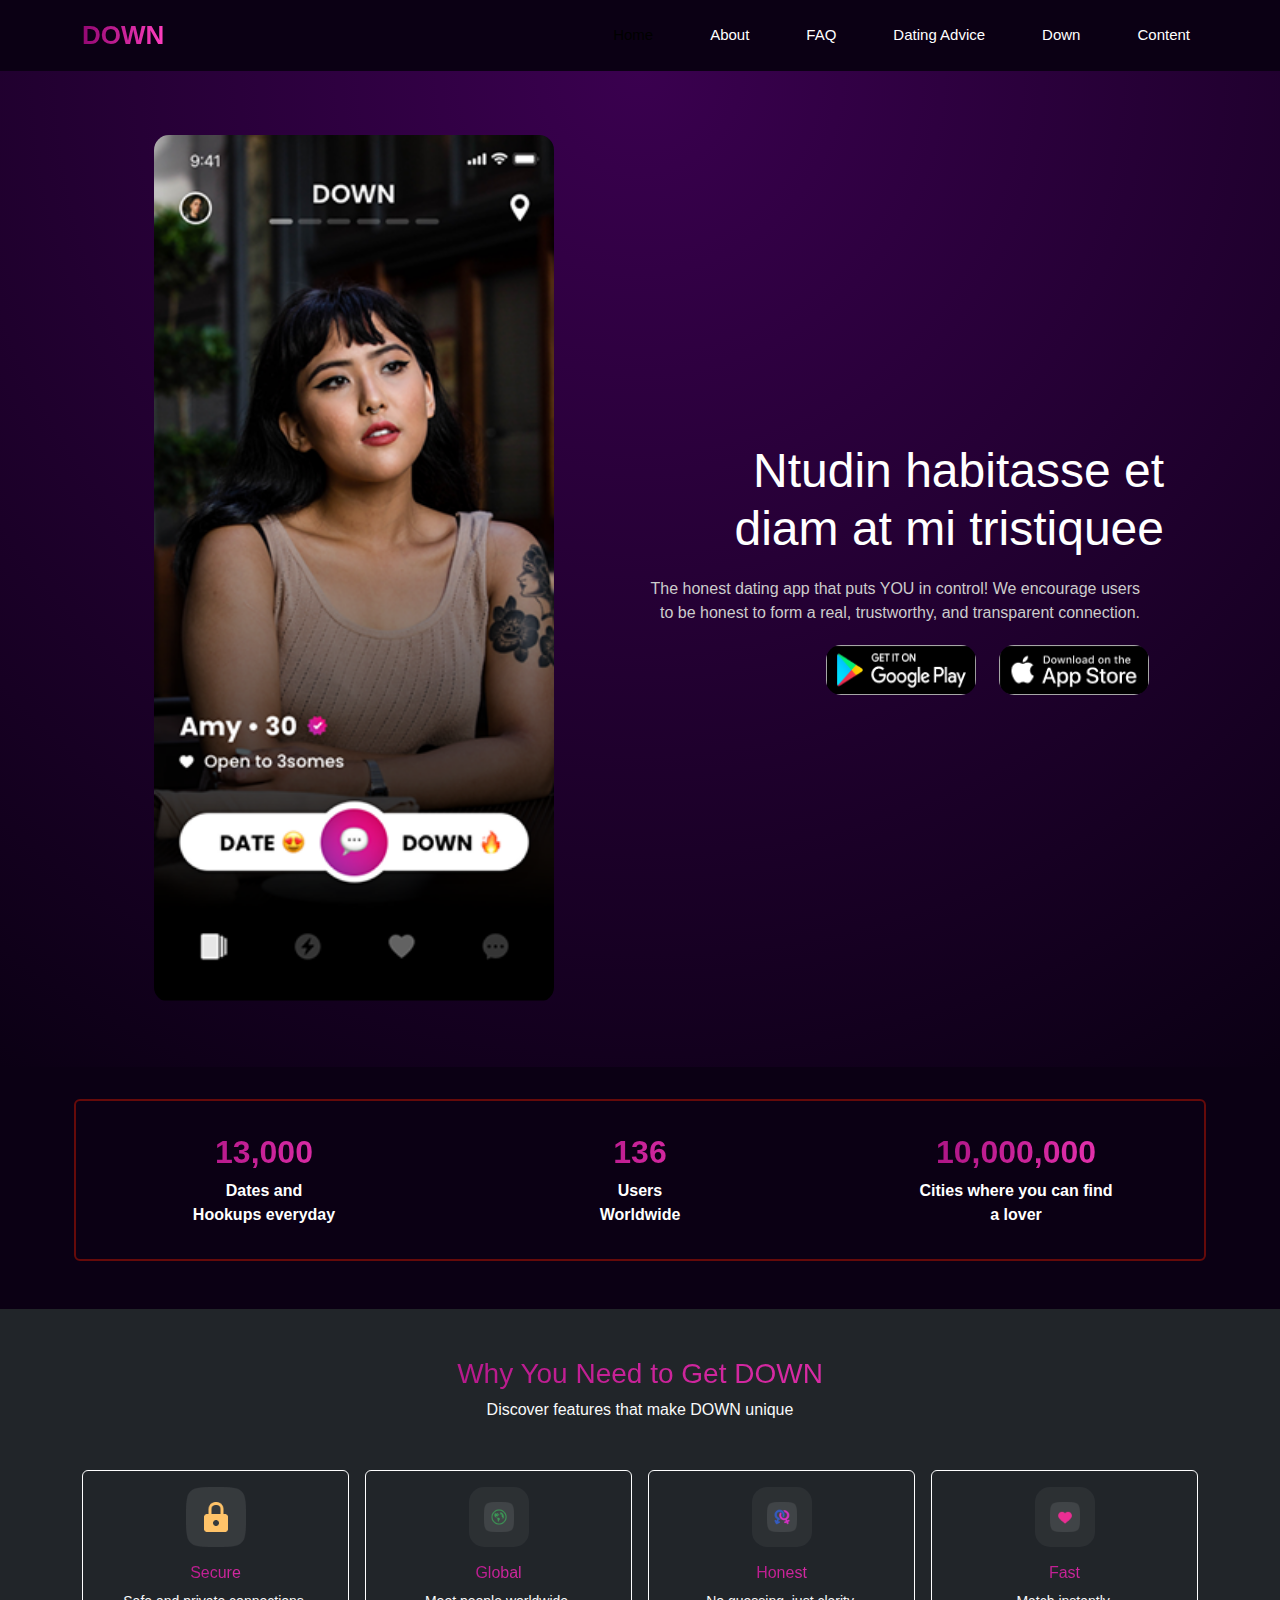
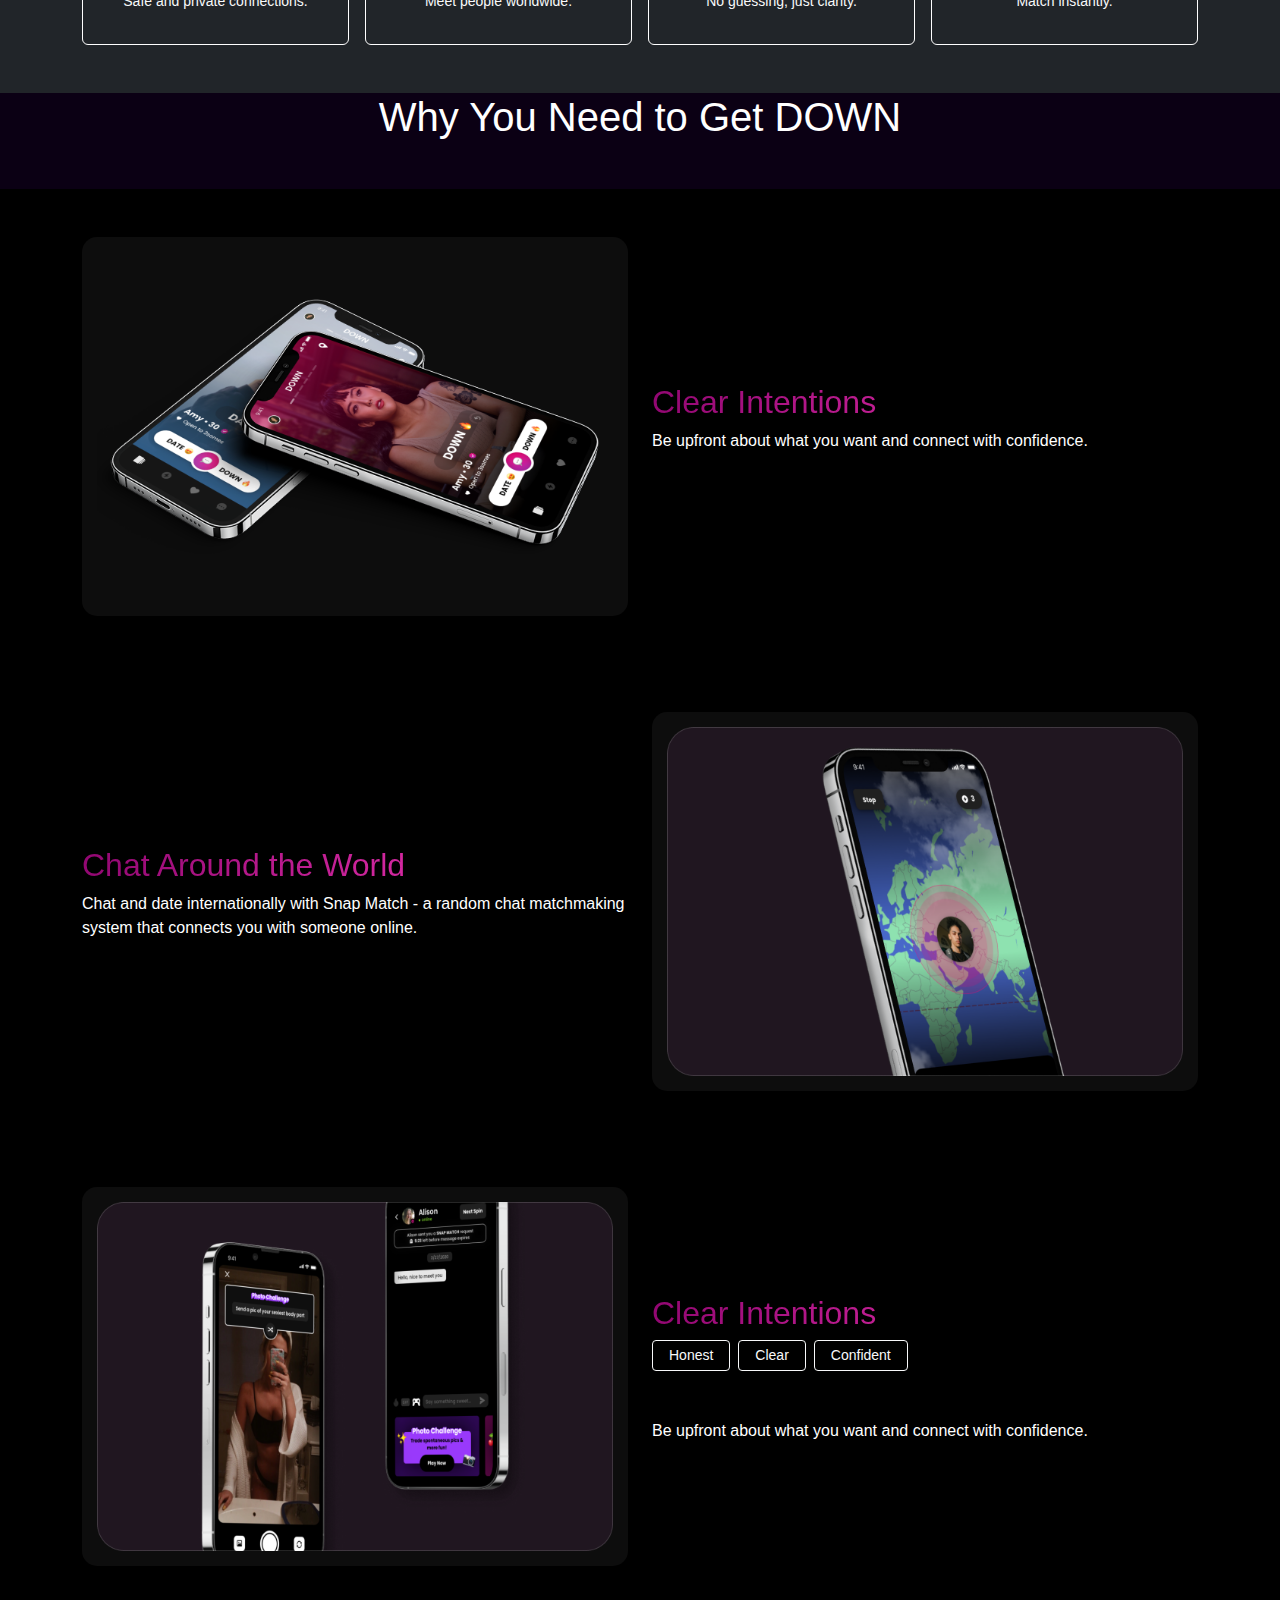
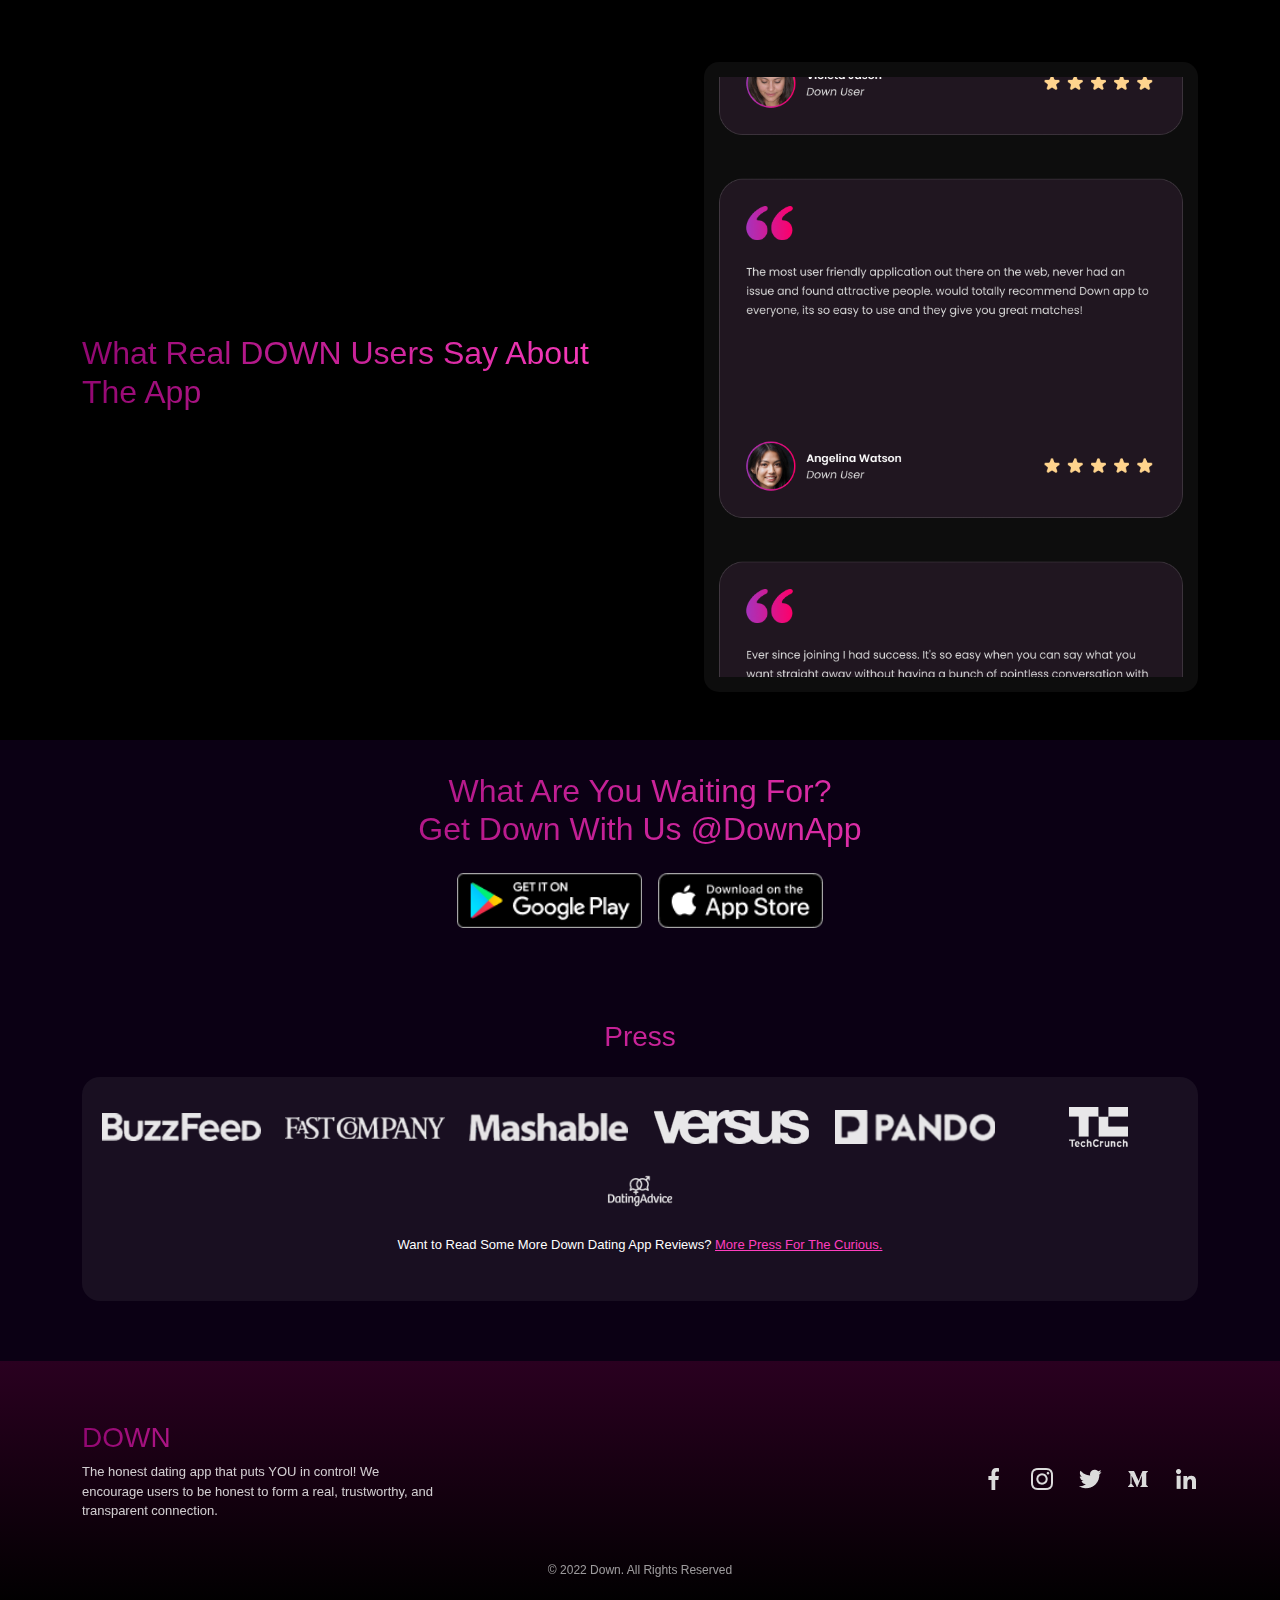
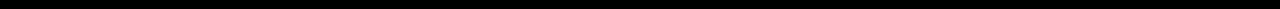
<file: index.html>
<!DOCTYPE html>
<html lang="en">
<head>
  <meta charset="UTF-8">
  <meta name="viewport" content="width=device-width, initial-scale=1.0">
  <title>DOWN App</title>

  <!-- Bootstrap CSS -->
  <link href="https://cdn.jsdelivr.net/npm/bootstrap@5.3.2/dist/css/bootstrap.min.css" rel="stylesheet">

  <!-- Custom CSS -->
  <link rel="stylesheet" href="style.css">
</head>
<body>

  <!-- ================= NAVBAR ================= -->
  <header class="navbar navbar-expand-lg py-3">
    <div class="container">
      <h2 class="logo mb-0">DOWN</h2>
      <button class="navbar-toggler" type="button" data-bs-toggle="collapse" data-bs-target="#navbarNav">
        <span class="navbar-toggler-icon"></span>
      </button>
      <div class="collapse navbar-collapse justify-content-end" id="navbarNav">
        <nav class="navbar-nav gap-lg-3">
          <a href="#" class="nav-link active">Home</a>
          <a href="about.html" class="nav-link">About</a>
          <a href="faq.html" class="nav-link">FAQ</a>
          <a href="#" class="nav-link">Dating Advice</a>
          <a href="#" class="nav-link">Down</a>
          <a href="#" class="nav-link">Content</a>
        </nav>
      </div>
    </div>
  </header>

  <!-- ================= HERO ================= -->
  <section class="hero py-5">
    <div class="container min-vh-100 d-flex align-items-center">
      <div class="row align-items-center w-100 flex-column flex-md-row">
        <!-- Hero Image -->
        <div class="col-md-6 text-center mb-4 mb-md-0 hero-img order-1 order-md-1">
          <img src="  img/image 1.png" class="img-fluid" alt="App Preview">
        </div>
        <!-- Hero Text -->
        <div class="col-md-6 text-center text-md-end hero-text order-2 order-md-2">
          <h1 class="d-flex justify-content-center justify-content-md-end">
            Ntudin habitasse et diam at mi tristiquee
          </h1>
          <p class="d-flex justify-content-center justify-content-md-end">
            The honest dating app that puts YOU in control! We encourage users
            to be honest to form a real, trustworthy, and transparent connection.
          </p>
          <div class="d-flex justify-content-center justify-content-md-end gap-2 mt-3 store-btns flex-wrap">
            <img src="img/Badge.png" height="50" alt="Google Play Badge">
            <img src="img/Group.png" height="50" alt="App Store Badge">
          </div>
        </div>
      </div>
    </div>
  </section>

  <!-- ================= STATS ================= -->
  <section class="py-5">
    <div class="container">
      <div class="row g-3 border-flash rounded text-center">
        <div class="col-md-4">
          <div class="feature-card p-3 h-100">
            <h3 class="fw-semibold fs-2">13,000</h3>
            <p class="fw-semibold">Dates and<br>Hookups everyday</p>
          </div>
        </div>
        <div class="col-md-4">
          <div class="feature-card p-3 h-100">
            <h3 class="fw-semibold fs-2">136</h3>
            <p class="fw-semibold">Users<br>Worldwide</p>
          </div>
        </div>
        <div class="col-md-4">
          <div class="feature-card p-3 h-100">
            <h3 class="fw-semibold fs-2">10,000,000</h3>
            <p class="fw-semibold">Cities where you can find<br>a lover</p>
          </div>
        </div>
      </div>
    </div>
  </section>

  <!-- ================= FEATURES GRID ================= -->
  <section class="py-5 bg-dark">
    <div class="container">
      <div class="text-center text-white mb-5">
        <h2 class="fs-3">Why You Need to Get DOWN</h2>
        <p class="text-light">Discover features that make DOWN unique</p>
      </div>
      <div class="row row-cols-1 row-cols-md-2 row-cols-lg-4 g-3">
        <div class="col">
          <div class="p-3 h-100 border border-white rounded text-center">
            <img src="img/ooui_link-secure.png" width="60" class="mb-3">
            <h3 class="fs-6 text-white">Secure</h3>
            <p class="text-light small">Safe and private connections.</p>
          </div>
        </div>
        <div class="col">
          <div class="p-3 h-100 border border-white rounded text-center">
            <img src="img/uiw_global.png" width="60" class="mb-3 img-card">
            <h3 class="fs-6 text-white">Global</h3>
            <p class="text-light small">Meet people worldwide.</p>
          </div>
        </div>
        <div class="col">
          <div class="p-3 h-100 border border-white rounded text-center">
            <img src="img/Frame 90.png" width="60" class="mb-3 img-card">
            <h3 class="fs-6 text-white">Honest</h3>
            <p class="text-light small">No guessing, just clarity.</p>
          </div>
        </div>
        <div class="col">
          <div class="p-3 h-100 border border-white rounded text-center">
            <img src="img/Frame 91.png" width="60" class="mb-3 img-card">
            <h3 class="fs-6 text-white">Fast</h3>
            <p class="text-light small">Match instantly.</p>
          </div>
        </div>
      </div>
    </div>
  </section>

  <!-- ================= CONTENT SECTIONS ================= -->
  <h1 class="text-center mb-5">Why You Need to Get DOWN</h1>

  <!-- Content 1 -->
  <section class="bg-black text-white py-5">
    <div class="container">
      <div class="row align-items-center flex-column flex-md-row flex-md-row-reverse">
        <div class="col-md-6 mb-4 mb-md-0 text-center text-md-start">
          <h2>Clear Intentions</h2>
          <p>Be upfront about what you want and connect with confidence.</p>
        </div>
        <div class="col-md-6 text-center">
          <img src="img/Frame 94 (1).png" class="img-fluid img-card" style="max-height: 70vh">
        </div>
      </div>
    </div>
  </section>

  <!-- Content 2 -->
  <section class="bg-black text-white py-5">
    <div class="container">
      <div class="row align-items-center flex-column flex-md-row">
        <div class="col-md-6 mb-4 mb-md-0 text-center text-md-start">
          <h2>Chat Around the World</h2>
          <p>
            Chat and date internationally with Snap Match - a random chat
            matchmaking system that connects you with someone online.
          </p>
        </div>
        <div class="col-md-6 text-center text-md-end">
          <img src="img/Frame 39.png" class="img-fluid img-card" style="max-height: 70vh">
        </div>
      </div>
    </div>
  </section>

  <!-- Content 3 with buttons -->
  <section class="bg-black text-white py-5">
    <div class="container">
      <div class="row align-items-center flex-column flex-md-row flex-md-row-reverse">
        <div class="col-md-6 mb-4 mb-md-0 text-center text-md-start">
          <h2>Clear Intentions</h2>
          <div class="d-flex justify-content-center justify-content-md-start gap-2 mb-5 flex-wrap">
            <button class="btn btn-outline-light btn-sm px-3">Honest</button>
            <button class="btn btn-outline-light btn-sm px-3">Clear</button>
            <button class="btn btn-outline-light btn-sm px-3">Confident</button>
          </div>
          <p>Be upfront about what you want and connect with confidence.</p>
        </div>
        <div class="col-md-6 text-center text-md-start">
          <img src="img/Frame 38 (1).png" class="img-fluid img-card" style="max-height: 70vh">
        </div>
      </div>
    </div>
  </section>

  <!-- Content 4 -->
  <section class="bg-black text-white py-5">
    <div class="container">
      <div class="row align-items-center flex-column flex-md-row">
        <div class="col-md-6 mb-4 mb-md-0 text-center text-md-start">
          <h2>What Real DOWN Users Say About The App</h2>
        </div>
        <div class="col-md-6 text-center text-md-end">
          <img src="img/Frame 79.png" class="img-fluid img-card" style="max-height: 70vh">
        </div>
      </div>
    </div>
  </section>

  <!-- ================= CTA ================= -->
  <section class="cta-section text-center m-3 p-3">
    <div class="container">
      <h2 class="cta-title">
        What Are You Waiting For?<br>
        Get Down With Us @DownApp
      </h2>
      <div class="d-flex justify-content-center gap-3 mt-4 flex-wrap">
        <img src="img/Badge.png" height="55" alt="">
        <img src="img/Group.png" height="55" alt="">
      </div>
    </div>
  </section>

  <!-- ================= PRESS ================= -->
  <section class="press-section">
    <div class="container text-center">
      <h3 class="mb-4">Press</h3>
      <div class="press-box">
        <div class="row justify-content-center align-items-center g-4 flex-wrap">
          <div class="col-6 col-sm-4 col-md-3 col-lg-2"><img src="img/image 5.png" alt=""></div>
          <div class="col-6 col-sm-4 col-md-3 col-lg-2"><img src="img/image 6.png" alt=""></div>
          <div class="col-6 col-sm-4 col-md-3 col-lg-2"><img src="img/image 7.png" alt=""></div>
          <div class="col-6 col-sm-4 col-md-3 col-lg-2"><img src="img/image 8.png" alt=""></div>
          <div class="col-6 col-sm-4 col-md-3 col-lg-2"><img src="img/image 9.png" alt=""></div>
          <div class="col-6 col-sm-4 col-md-3 col-lg-2"><img src="img/image 10.png" alt=""></div>
          <div class="col-6 col-sm-4 col-md-3 col-lg-2"><img src="img/image 12.png" alt=""></div>
        </div>
        <p class="press-link mt-4">
          Want to Read Some More Down Dating App Reviews?
          <span>More Press For The Curious.</span>
        </p>
      </div>
    </div>
  </section>

  <!-- ================= FOOTER ================= -->
  <footer class="footer-section">
    <div class="container">
      <div class="row gy-4 align-items-center mb-4 flex-column flex-md-row">
        <div class="col-md-4 text-center text-md-start">
          <h3 class="footer-logo">DOWN</h3>
          <p class="footer-text">
            The honest dating app that puts YOU in control! We encourage users to be honest to form a real, trustworthy, and transparent connection.
          </p>
        </div>
        <div class="col-md-8 d-flex justify-content-md-end align-items-center gap-3 flex-wrap justify-content-center">
          <div class="footer-image">
            <img src="img/Frame 88.png" alt="Footer Image" class="img-fluid" style="max-height: 80px;">
          </div>
        </div>
      </div>
      <div class="footer-bottom">
        © 2022 Down. All Rights Reserved
      </div>
    </div>
  </footer>

  <!-- Bootstrap JS -->
  <script src="https://cdn.jsdelivr.net/npm/bootstrap@5.3.2/dist/js/bootstrap.bundle.min.js"></script>
</body>
</html>
</file>
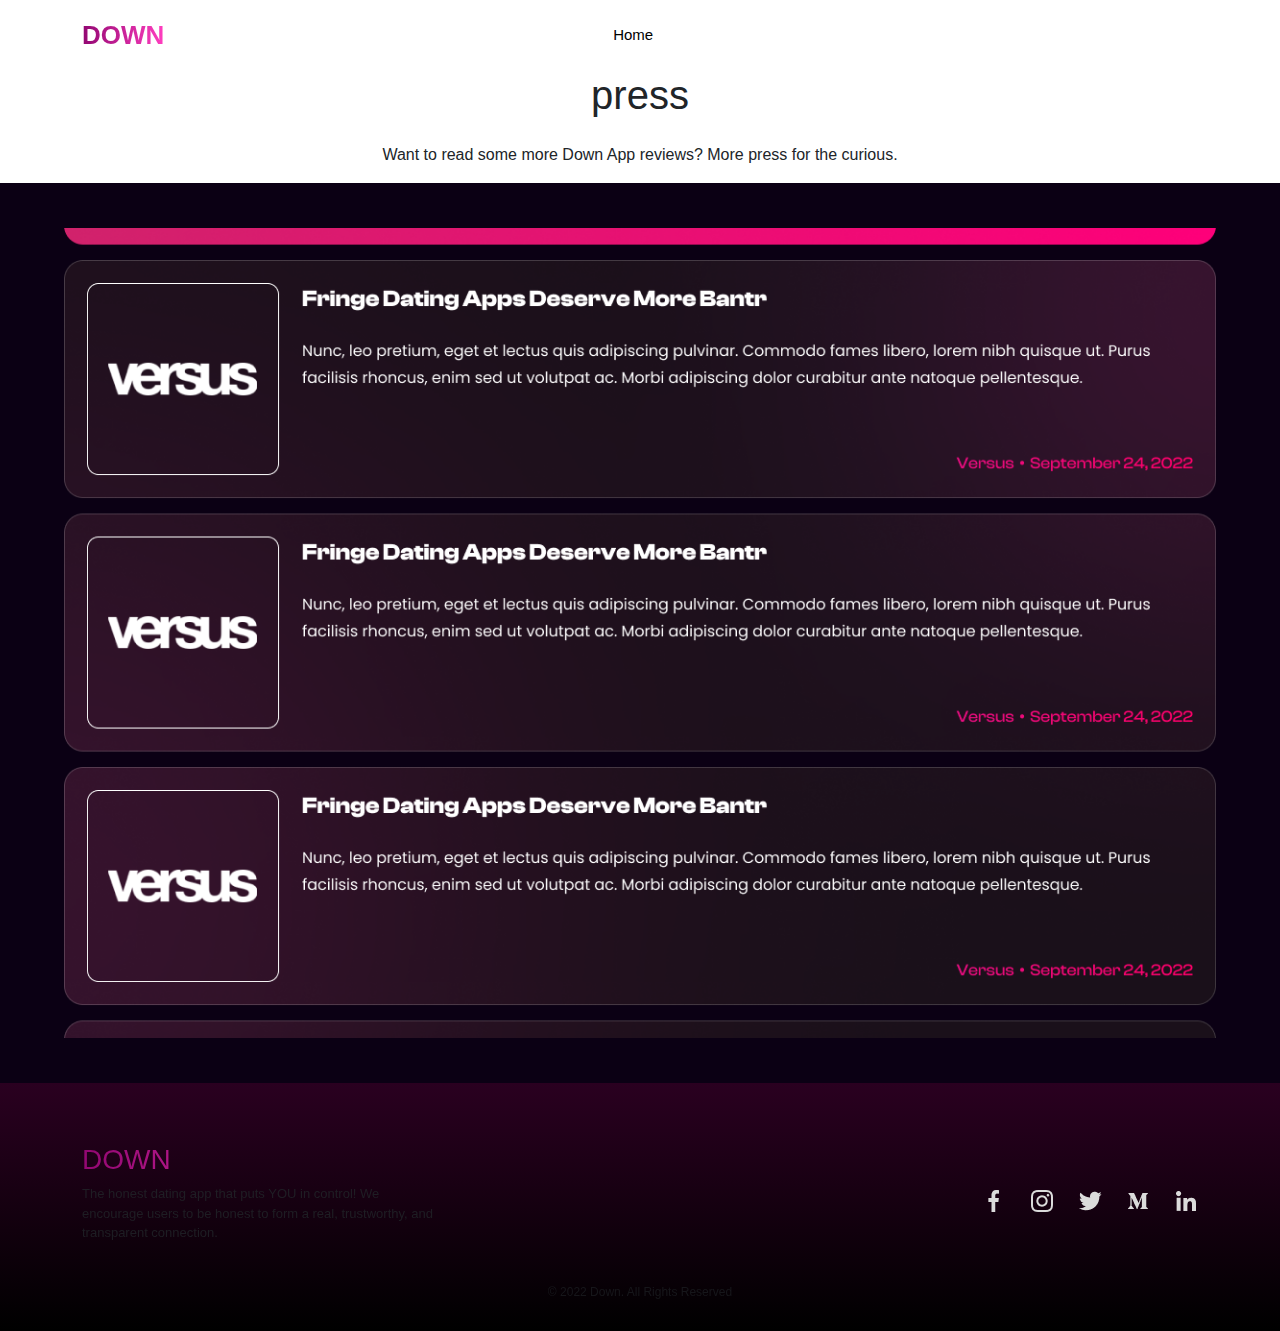
<file: about.html>
<!DOCTYPE html>
<html lang="en">
<head>
    <meta charset="UTF-8">
    <meta name="viewport" content="width=device-width, initial-scale=1.0">
    <title>Document</title>
    <link rel="stylesheet" href="style.css">
    <link rel="stylesheet" href="botstrap.css">
</head>
<body>
    <!doctype html>
<html lang="en">
  <head>
    <meta charset="UTF-8" />
    <meta name="viewport" content="width=device-width, initial-scale=1.0" />
    <title>Document</title>
    <link rel="stylesheet" href="style.css" />
    <link rel="stylesheet" href="botstrap.css" />
  </head>
  <body>
    <!-- ===========header======= -->
    <header class="navbar navbar-expand-lg py-3">
      <div class="container">
        <h2 class="logo mb-0">DOWN</h2>
        <button
          class="navbar-toggler"
          type="button"
          data-bs-toggle="collapse"
          data-bs-target="#navbarNav"
        >
          <span class="navbar-toggler-icon"></span>
        </button>
        <div
          class="collapse navbar-collapse justify-content-end"
          id="navbarNav"
        >
          <nav class="navbar-nav gap-lg-3">
            <a href="index.html" class="nav-link active">Home</a>
            <a href="faq.html" class="nav-link">FAQ</a>
            <a href="#" class="nav-link">About</a>
            <a href="#" class="nav-link">Dating Advice</a>
            <a href="#" class="nav-link">Down</a>
            <a href="#" class="nav-link">Content</a>
          </nav>
        </div>
      </div>
    </header>
  <h1 class="mb-4 text-center">press</h1>
  <p class="text-center">Want to read some more Down App reviews? More press for the curious.</p>
    <!-- ====img======= -->
 
<section class="centered-image">
  <img src="img/Frame 92.png" alt="Centered Image">
</section>
<!-- footer -->
 <footer class="footer-section">
    <div class="container">
      <div class="row gy-4 align-items-center mb-4 flex-column flex-md-row">
        <div class="col-md-4 text-center text-md-start">
          <h3 class="footer-logo">DOWN</h3>
          <p class="footer-text">
            The honest dating app that puts YOU in control! We encourage users to be honest to form a real, trustworthy, and transparent connection.
          </p>
        </div>
        <div class="col-md-8 d-flex justify-content-md-end align-items-center gap-3 flex-wrap justify-content-center">
          <div class="footer-image">
            <img src="img/Frame 88.png" alt="Footer Image" class="img-fluid" style="max-height: 80px;">
          </div>
        </div>
      </div>
      <div class="footer-bottom">
        © 2022 Down. All Rights Reserved
      </div>
    </div>
  </footer>
    <script src="bootstrap.js"></script>
  </body>
</html>

    <script src="bootstrap.js"></script>
</body>
</html>
</file>
<file: style.css>
/* ================= GLOBAL ================= */
* {
  margin: 0;
  padding: 0;
  box-sizing: border-box;
  font-family: 'Poppins', sans-serif;
}

body {
  background: #0b0014;
  color: #fff;
  overflow-x: hidden;
}

/* ================= HERO ================= */
.hero {
  min-height: 100vh;
  background: radial-gradient(circle at top, #3a004f, #0b0014);
  padding: 30px 80px;
  overflow: hidden;
}

.hero img {
  width: 100%;
  max-width: 400px;
  border-radius: 15px;
  transition: transform 0.5s ease;
}

.hero img:hover {
  transform: scale(1.05);
}

/* ================= HERO TEXT ================= */
.hero-text h1 {
  font-size: 48px;
  line-height: 1.2;
  transition: transform 0.3s ease;
}

.hero-text p {
  margin: 20px 0;
  color: #ccc;
  max-width: 500px;
}

.store-btns img {
  width: 150px;
  margin-right: 15px;
  cursor: pointer;
  transition: transform 0.3s ease;
}

.store-btns img:hover {
  transform: scale(1.1);
}

/* ================= NAVBAR ================= */
.navbar {
  display: flex;
  justify-content: space-between;
  align-items: center;
}

.logo {
  font-size: 26px;
  font-weight: 700;
}

.navbar nav a {
  color: #fff;
  margin-left: 25px;
  text-decoration: none;
  font-size: 15px;
  transition: color 0.3s ease;
}

.navbar nav a:hover {
  color: #ff3ebf;
}

/* ================= STATS ================= */
.border-flash {
  border: 2px solid transparent;
  border-color: rgb(102, 10, 10);
  transition: border-color 0.3s ease, transform 0.3s ease;
}

.border-flash:hover {
  transform: scale(1.02);
}

/* ================= HEADINGS ================= */
.h {
  color: #920772;
  font-family: 'Clash Display', sans-serif;
  font-weight: 700;
  font-size: 48px;
  margin: 10px;
  line-height: 1.2;
  text-align: center;
  transition: transform 0.3s ease;
}

.h:hover {
  transform: scale(1.02);
}

/* ================= BUTTONS ================= */
.light-btn {
  color: #fff !important;
  border: 1px solid rgba(255, 255, 255, 0.7);
  background: transparent;
  border-radius: 50%;
  font-size: 13px;
  opacity: 0.9;
  transition: all 0.3s ease;
}

.light-btn:hover {
  background: rgba(255, 255, 255, 0.1);
  opacity: 1;
  transform: scale(1.1);
}

/* ================= IMAGE CARDS ================= */
.img-card {
  background: rgba(255, 255, 255, 0.05);
  border-radius: 15px;
  padding: 15px;
  display: inline-block;
  transition: transform 0.4s ease, box-shadow 0.4s ease;
  overflow: hidden;
}

.img-card img {
  border-radius: 10px;
  max-width: 100%;
  display: block;
  object-fit: cover;
  transition: transform 0.4s ease;
}

.img-card:hover {
  transform: scale(1.05);
  box-shadow: 0 10px 25px rgba(255, 62, 191, 0.5);
}

/* ================= PRESS ================= */
.press-section {
  padding: 60px 20px;
}

.press-box {
  background: rgba(255, 255, 255, 0.06);
  border-radius: 18px;
  padding: 30px 20px;
}

.press-box img {
  max-width: 100%;
  max-height: 40px;
  object-fit: contain;
  opacity: 0.9;
  transition: transform 0.3s ease, opacity 0.3s ease;
}

.press-box img:hover {
  transform: scale(1.1);
  opacity: 1;
}

.press-link {
  margin-top: 25px;
  font-size: 13px;
}

.press-link span {
  color: #ff3ebf;
  text-decoration: underline;
  cursor: pointer;
  transition: color 0.3s ease, transform 0.3s ease;
}

.press-link span:hover {
  color: #ff2f92;
  transform: scale(1.05);
}

/* ================= FOOTER ================= */
.footer-section {
  background: linear-gradient(180deg, #2a0020, #000);
  padding: 60px 20px 30px;
}

.footer-text {
  font-size: 13px;
  opacity: 0.8;
}

.footer-bottom {
  font-size: 12px;
  opacity: 0.6;
  text-align: center;
  margin-top: 15px;
}

/* ================= RESPONSIVE ================= */
@media(max-width:1200px){
  .hero-text h1{
    font-size:40px;
  }
}

@media(max-width:992px){
  .hero{
    padding: 30px 40px;
  }

  .hero-text h1{
    font-size:36px;
  }
}

@media(max-width:768px){
  .hero {
    padding: 20px 20px;
  }

  .hero img {
    max-width: 300px;
  }

  .hero-text h1 {
    font-size: 28px;
  }

  .hero-text p {
    max-width: 100%;
    font-size: 14px;
  }

  .row.align-items-center {
    flex-direction: column !important;
  }

  .hero-text, .hero-img, .text-center, .text-md-end, .text-md-start {
    text-align: center !important;
  }

  .store-btns {
    justify-content: center !important;
  }

  .row.row-cols-1.row-cols-md-2.row-cols-lg-4 {
    row-gap: 20px !important;
  }

  .press-box .row {
    justify-content: center;
    gap: 15px;
  }

  .footer-section .row {
    flex-direction: column;
    text-align: center;
    gap: 20px;
  }

  .footer-image img {
    max-height: 60px;
  }
}
/* Headings Gradient (excluding hero h1) */
h2, h3 {
  background: linear-gradient(90deg, #920772, #ff3ebf);
  -webkit-background-clip: text;
  -webkit-text-fill-color: transparent;
  background-clip: text;
 
  transition: transform 0.3s ease;
}

h2:hover, h3:hover {
  transform: scale(1.03);
}

.centered-image {
  display: flex;
  justify-content: center; 
  align-items: center;      
  height: 100vh;           
  width: 100%;              
  margin: 0;
  padding: 0;
  overflow: hidden;        
  background: #0b0014;   
}
.centered-image img {
  max-width: 90%;        
  max-height: 90vh;        
  width: auto;
  height: auto;
  object-fit: contain;
  border-radius: 15px;     
  transition: transform 0.5s ease, box-shadow 0.5s ease;
}

/* Hover Zoom Effect */
.centered-image img:hover {
  transform: scale(1.08);  
}

/* Mobile Responsiveness */
@media (max-width: 768px) {
  .centered-image img {
    max-width: 95%;
    max-height: 80vh;
  }
}

.centered-image {
  display: flex;
  justify-content: center;
  align-items: center;
  height: 100vh;     
  width: 100%;
  margin: 0;
  padding: 0;
  overflow: hidden;
  background: #0b0014; 
}

.centered-image img {
  width: 100%;          
  height: 100%;         
  object-fit: cover;     
  transition: transform 0.5s ease, box-shadow 0.5s ease;
  border-radius: 0;    
}

/* Hover Zoom Effect */
.centered-image img:hover {
  transform: scale(1.05); 
  box-shadow: 0 15px 40px rgba(255, 62, 191, 0.5);
}

/* Mobile Adjustments */
@media (max-width: 768px) {
  .centered-image img {
    object-fit: cover;
  }
}
</file>
<file: botstrap.css>
@charset "UTF-8"; /*!
 * Bootstrap  v5.3.8 (https://getbootstrap.com/)
 * Copyright 2011-2025 The Bootstrap Authors
 * Licensed under MIT (https://github.com/twbs/bootstrap/blob/main/LICENSE)
 */
:root,
[data-bs-theme="light"] {
  --bs-blue: #0d6efd;
  --bs-indigo: #6610f2;
  --bs-purple: #6f42c1;
  --bs-pink: #d63384;
  --bs-red: #dc3545;
  --bs-orange: #fd7e14;
  --bs-yellow: #ffc107;
  --bs-green: #198754;
  --bs-teal: #20c997;
  --bs-cyan: #0dcaf0;
  --bs-black: #000;
  --bs-white: #fff;
  --bs-gray: #6c757d;
  --bs-gray-dark: #343a40;
  --bs-gray-100: #f8f9fa;
  --bs-gray-200: #e9ecef;
  --bs-gray-300: #dee2e6;
  --bs-gray-400: #ced4da;
  --bs-gray-500: #adb5bd;
  --bs-gray-600: #6c757d;
  --bs-gray-700: #495057;
  --bs-gray-800: #343a40;
  --bs-gray-900: #212529;
  --bs-primary: #0d6efd;
  --bs-secondary: #6c757d;
  --bs-success: #198754;
  --bs-info: #0dcaf0;
  --bs-warning: #ffc107;
  --bs-danger: #dc3545;
  --bs-light: #f8f9fa;
  --bs-dark: #212529;
  --bs-primary-rgb: 13, 110, 253;
  --bs-secondary-rgb: 108, 117, 125;
  --bs-success-rgb: 25, 135, 84;
  --bs-info-rgb: 13, 202, 240;
  --bs-warning-rgb: 255, 193, 7;
  --bs-danger-rgb: 220, 53, 69;
  --bs-light-rgb: 248, 249, 250;
  --bs-dark-rgb: 33, 37, 41;
  --bs-primary-text-emphasis: #052c65;
  --bs-secondary-text-emphasis: #2b2f32;
  --bs-success-text-emphasis: #0a3622;
  --bs-info-text-emphasis: #055160;
  --bs-warning-text-emphasis: #664d03;
  --bs-danger-text-emphasis: #58151c;
  --bs-light-text-emphasis: #495057;
  --bs-dark-text-emphasis: #495057;
  --bs-primary-bg-subtle: #cfe2ff;
  --bs-secondary-bg-subtle: #e2e3e5;
  --bs-success-bg-subtle: #d1e7dd;
  --bs-info-bg-subtle: #cff4fc;
  --bs-warning-bg-subtle: #fff3cd;
  --bs-danger-bg-subtle: #f8d7da;
  --bs-light-bg-subtle: #fcfcfd;
  --bs-dark-bg-subtle: #ced4da;
  --bs-primary-border-subtle: #9ec5fe;
  --bs-secondary-border-subtle: #c4c8cb;
  --bs-success-border-subtle: #a3cfbb;
  --bs-info-border-subtle: #9eeaf9;
  --bs-warning-border-subtle: #ffe69c;
  --bs-danger-border-subtle: #f1aeb5;
  --bs-light-border-subtle: #e9ecef;
  --bs-dark-border-subtle: #adb5bd;
  --bs-white-rgb: 255, 255, 255;
  --bs-black-rgb: 0, 0, 0;
  --bs-font-sans-serif:
    system-ui, -apple-system, "Segoe UI", Roboto, "Helvetica Neue", "Noto Sans",
    "Liberation Sans", Arial, sans-serif, "Apple Color Emoji", "Segoe UI Emoji",
    "Segoe UI Symbol", "Noto Color Emoji";
  --bs-font-monospace:
    SFMono-Regular, Menlo, Monaco, Consolas, "Liberation Mono", "Courier New",
    monospace;
  --bs-gradient: linear-gradient(
    180deg,
    rgba(255, 255, 255, 0.15),
    rgba(255, 255, 255, 0)
  );
  --bs-body-font-family: var(--bs-font-sans-serif);
  --bs-body-font-size: 1rem;
  --bs-body-font-weight: 400;
  --bs-body-line-height: 1.5;
  --bs-body-color: #212529;
  --bs-body-color-rgb: 33, 37, 41;
  --bs-body-bg: #fff;
  --bs-body-bg-rgb: 255, 255, 255;
  --bs-emphasis-color: #000;
  --bs-emphasis-color-rgb: 0, 0, 0;
  --bs-secondary-color: rgba(33, 37, 41, 0.75);
  --bs-secondary-color-rgb: 33, 37, 41;
  --bs-secondary-bg: #e9ecef;
  --bs-secondary-bg-rgb: 233, 236, 239;
  --bs-tertiary-color: rgba(33, 37, 41, 0.5);
  --bs-tertiary-color-rgb: 33, 37, 41;
  --bs-tertiary-bg: #f8f9fa;
  --bs-tertiary-bg-rgb: 248, 249, 250;
  --bs-heading-color: inherit;
  --bs-link-color: #0d6efd;
  --bs-link-color-rgb: 13, 110, 253;
  --bs-link-decoration: underline;
  --bs-link-hover-color: #0a58ca;
  --bs-link-hover-color-rgb: 10, 88, 202;
  --bs-code-color: #d63384;
  --bs-highlight-color: #212529;
  --bs-highlight-bg: #fff3cd;
  --bs-border-width: 1px;
  --bs-border-style: solid;
  --bs-border-color: #dee2e6;
  --bs-border-color-translucent: rgba(0, 0, 0, 0.175);
  --bs-border-radius: 0.375rem;
  --bs-border-radius-sm: 0.25rem;
  --bs-border-radius-lg: 0.5rem;
  --bs-border-radius-xl: 1rem;
  --bs-border-radius-xxl: 2rem;
  --bs-border-radius-2xl: var(--bs-border-radius-xxl);
  --bs-border-radius-pill: 50rem;
  --bs-box-shadow: 0 0.5rem 1rem rgba(0, 0, 0, 0.15);
  --bs-box-shadow-sm: 0 0.125rem 0.25rem rgba(0, 0, 0, 0.075);
  --bs-box-shadow-lg: 0 1rem 3rem rgba(0, 0, 0, 0.175);
  --bs-box-shadow-inset: inset 0 1px 2px rgba(0, 0, 0, 0.075);
  --bs-focus-ring-width: 0.25rem;
  --bs-focus-ring-opacity: 0.25;
  --bs-focus-ring-color: rgba(13, 110, 253, 0.25);
  --bs-form-valid-color: #198754;
  --bs-form-valid-border-color: #198754;
  --bs-form-invalid-color: #dc3545;
  --bs-form-invalid-border-color: #dc3545;
}
[data-bs-theme="dark"] {
  color-scheme: dark;
  --bs-body-color: #dee2e6;
  --bs-body-color-rgb: 222, 226, 230;
  --bs-body-bg: #212529;
  --bs-body-bg-rgb: 33, 37, 41;
  --bs-emphasis-color: #fff;
  --bs-emphasis-color-rgb: 255, 255, 255;
  --bs-secondary-color: rgba(222, 226, 230, 0.75);
  --bs-secondary-color-rgb: 222, 226, 230;
  --bs-secondary-bg: #343a40;
  --bs-secondary-bg-rgb: 52, 58, 64;
  --bs-tertiary-color: rgba(222, 226, 230, 0.5);
  --bs-tertiary-color-rgb: 222, 226, 230;
  --bs-tertiary-bg: #2b3035;
  --bs-tertiary-bg-rgb: 43, 48, 53;
  --bs-primary-text-emphasis: #6ea8fe;
  --bs-secondary-text-emphasis: #a7acb1;
  --bs-success-text-emphasis: #75b798;
  --bs-info-text-emphasis: #6edff6;
  --bs-warning-text-emphasis: #ffda6a;
  --bs-danger-text-emphasis: #ea868f;
  --bs-light-text-emphasis: #f8f9fa;
  --bs-dark-text-emphasis: #dee2e6;
  --bs-primary-bg-subtle: #031633;
  --bs-secondary-bg-subtle: #161719;
  --bs-success-bg-subtle: #051b11;
  --bs-info-bg-subtle: #032830;
  --bs-warning-bg-subtle: #332701;
  --bs-danger-bg-subtle: #2c0b0e;
  --bs-light-bg-subtle: #343a40;
  --bs-dark-bg-subtle: #1a1d20;
  --bs-primary-border-subtle: #084298;
  --bs-secondary-border-subtle: #41464b;
  --bs-success-border-subtle: #0f5132;
  --bs-info-border-subtle: #087990;
  --bs-warning-border-subtle: #997404;
  --bs-danger-border-subtle: #842029;
  --bs-light-border-subtle: #495057;
  --bs-dark-border-subtle: #343a40;
  --bs-heading-color: inherit;
  --bs-link-color: #6ea8fe;
  --bs-link-hover-color: #8bb9fe;
  --bs-link-color-rgb: 110, 168, 254;
  --bs-link-hover-color-rgb: 139, 185, 254;
  --bs-code-color: #e685b5;
  --bs-highlight-color: #dee2e6;
  --bs-highlight-bg: #664d03;
  --bs-border-color: #495057;
  --bs-border-color-translucent: rgba(255, 255, 255, 0.15);
  --bs-form-valid-color: #75b798;
  --bs-form-valid-border-color: #75b798;
  --bs-form-invalid-color: #ea868f;
  --bs-form-invalid-border-color: #ea868f;
}
*,
::after,
::before {
  box-sizing: border-box;
}
@media (prefers-reduced-motion: no-preference) {
  :root {
    scroll-behavior: smooth;
  }
}
body {
  margin: 0;
  font-family: var(--bs-body-font-family);
  font-size: var(--bs-body-font-size);
  font-weight: var(--bs-body-font-weight);
  line-height: var(--bs-body-line-height);
  color: var(--bs-body-color);
  text-align: var(--bs-body-text-align);
  background-color: var(--bs-body-bg);
  -webkit-text-size-adjust: 100%;
  -webkit-tap-highlight-color: transparent;
}
hr {
  margin: 1rem 0;
  color: inherit;
  border: 0;
  border-top: var(--bs-border-width) solid;
  opacity: 0.25;
}
.h1,
.h2,
.h3,
.h4,
.h5,
.h6,
h1,
h2,
h3,
h4,
h5,
h6 {
  margin-top: 0;
  margin-bottom: 0.5rem;
  font-weight: 500;
  line-height: 1.2;
  color: var(--bs-heading-color);
}
.h1,
h1 {
  font-size: calc(1.375rem + 1.5vw);
}
@media (min-width: 1200px) {
  .h1,
  h1 {
    font-size: 2.5rem;
  }
}
.h2,
h2 {
  font-size: calc(1.325rem + 0.9vw);
}
@media (min-width: 1200px) {
  .h2,
  h2 {
    font-size: 2rem;
  }
}
.h3,
h3 {
  font-size: calc(1.3rem + 0.6vw);
}
@media (min-width: 1200px) {
  .h3,
  h3 {
    font-size: 1.75rem;
  }
}
.h4,
h4 {
  font-size: calc(1.275rem + 0.3vw);
}
@media (min-width: 1200px) {
  .h4,
  h4 {
    font-size: 1.5rem;
  }
}
.h5,
h5 {
  font-size: 1.25rem;
}
.h6,
h6 {
  font-size: 1rem;
}
p {
  margin-top: 0;
  margin-bottom: 1rem;
}
abbr[title] {
  -webkit-text-decoration: underline dotted;
  text-decoration: underline dotted;
  cursor: help;
  -webkit-text-decoration-skip-ink: none;
  text-decoration-skip-ink: none;
}
address {
  margin-bottom: 1rem;
  font-style: normal;
  line-height: inherit;
}
ol,
ul {
  padding-left: 2rem;
}
dl,
ol,
ul {
  margin-top: 0;
  margin-bottom: 1rem;
}
ol ol,
ol ul,
ul ol,
ul ul {
  margin-bottom: 0;
}
dt {
  font-weight: 700;
}
dd {
  margin-bottom: 0.5rem;
  margin-left: 0;
}
blockquote {
  margin: 0 0 1rem;
}
b,
strong {
  font-weight: bolder;
}
.small,
small {
  font-size: 0.875em;
}
.mark,
mark {
  padding: 0.1875em;
  color: var(--bs-highlight-color);
  background-color: var(--bs-highlight-bg);
}
sub,
sup {
  position: relative;
  font-size: 0.75em;
  line-height: 0;
  vertical-align: baseline;
}
sub {
  bottom: -0.25em;
}
sup {
  top: -0.5em;
}
a {
  color: rgba(var(--bs-link-color-rgb), var(--bs-link-opacity, 1));
  text-decoration: underline;
}
a:hover {
  --bs-link-color-rgb: var(--bs-link-hover-color-rgb);
}
a:not([href]):not([class]),
a:not([href]):not([class]):hover {
  color: inherit;
  text-decoration: none;
}
code,
kbd,
pre,
samp {
  font-family: var(--bs-font-monospace);
  font-size: 1em;
}
pre {
  display: block;
  margin-top: 0;
  margin-bottom: 1rem;
  overflow: auto;
  font-size: 0.875em;
}
pre code {
  font-size: inherit;
  color: inherit;
  word-break: normal;
}
code {
  font-size: 0.875em;
  color: var(--bs-code-color);
  word-wrap: break-word;
}
a > code {
  color: inherit;
}
kbd {
  padding: 0.1875rem 0.375rem;
  font-size: 0.875em;
  color: var(--bs-body-bg);
  background-color: var(--bs-body-color);
  border-radius: 0.25rem;
}
kbd kbd {
  padding: 0;
  font-size: 1em;
}
figure {
  margin: 0 0 1rem;
}
img,
svg {
  vertical-align: middle;
}
table {
  caption-side: bottom;
  border-collapse: collapse;
}
caption {
  padding-top: 0.5rem;
  padding-bottom: 0.5rem;
  color: var(--bs-secondary-color);
  text-align: left;
}
th {
  text-align: inherit;
  text-align: -webkit-match-parent;
}
tbody,
td,
tfoot,
th,
thead,
tr {
  border-color: inherit;
  border-style: solid;
  border-width: 0;
}
label {
  display: inline-block;
}
button {
  border-radius: 0;
}
button:focus:not(:focus-visible) {
  outline: 0;
}
button,
input,
optgroup,
select,
textarea {
  margin: 0;
  font-family: inherit;
  font-size: inherit;
  line-height: inherit;
}
button,
select {
  text-transform: none;
}
[role="button"] {
  cursor: pointer;
}
select {
  word-wrap: normal;
}
select:disabled {
  opacity: 1;
}
[list]:not([type="date"]):not([type="datetime-local"]):not([type="month"]):not(
    [type="week"]
  ):not([type="time"])::-webkit-calendar-picker-indicator {
  display: none !important;
}
[type="button"],
[type="reset"],
[type="submit"],
button {
  -webkit-appearance: button;
}
[type="button"]:not(:disabled),
[type="reset"]:not(:disabled),
[type="submit"]:not(:disabled),
button:not(:disabled) {
  cursor: pointer;
}
::-moz-focus-inner {
  padding: 0;
  border-style: none;
}
textarea {
  resize: vertical;
}
fieldset {
  min-width: 0;
  padding: 0;
  margin: 0;
  border: 0;
}
legend {
  float: left;
  width: 100%;
  padding: 0;
  margin-bottom: 0.5rem;
  line-height: inherit;
  font-size: calc(1.275rem + 0.3vw);
}
@media (min-width: 1200px) {
  legend {
    font-size: 1.5rem;
  }
}
legend + * {
  clear: left;
}
::-webkit-datetime-edit-day-field,
::-webkit-datetime-edit-fields-wrapper,
::-webkit-datetime-edit-hour-field,
::-webkit-datetime-edit-minute,
::-webkit-datetime-edit-month-field,
::-webkit-datetime-edit-text,
::-webkit-datetime-edit-year-field {
  padding: 0;
}
::-webkit-inner-spin-button {
  height: auto;
}
[type="search"] {
  -webkit-appearance: textfield;
  outline-offset: -2px;
}
[type="search"]::-webkit-search-cancel-button {
  cursor: pointer;
  filter: grayscale(1);
}
::-webkit-search-decoration {
  -webkit-appearance: none;
}
::-webkit-color-swatch-wrapper {
  padding: 0;
}
::-webkit-file-upload-button {
  font: inherit;
  -webkit-appearance: button;
}
::file-selector-button {
  font: inherit;
  -webkit-appearance: button;
}
output {
  display: inline-block;
}
iframe {
  border: 0;
}
summary {
  display: list-item;
  cursor: pointer;
}
progress {
  vertical-align: baseline;
}
[hidden] {
  display: none !important;
}
.lead {
  font-size: 1.25rem;
  font-weight: 300;
}
.display-1 {
  font-weight: 300;
  line-height: 1.2;
  font-size: calc(1.625rem + 4.5vw);
}
@media (min-width: 1200px) {
  .display-1 {
    font-size: 5rem;
  }
}
.display-2 {
  font-weight: 300;
  line-height: 1.2;
  font-size: calc(1.575rem + 3.9vw);
}
@media (min-width: 1200px) {
  .display-2 {
    font-size: 4.5rem;
  }
}
.display-3 {
  font-weight: 300;
  line-height: 1.2;
  font-size: calc(1.525rem + 3.3vw);
}
@media (min-width: 1200px) {
  .display-3 {
    font-size: 4rem;
  }
}
.display-4 {
  font-weight: 300;
  line-height: 1.2;
  font-size: calc(1.475rem + 2.7vw);
}
@media (min-width: 1200px) {
  .display-4 {
    font-size: 3.5rem;
  }
}
.display-5 {
  font-weight: 300;
  line-height: 1.2;
  font-size: calc(1.425rem + 2.1vw);
}
@media (min-width: 1200px) {
  .display-5 {
    font-size: 3rem;
  }
}
.display-6 {
  font-weight: 300;
  line-height: 1.2;
  font-size: calc(1.375rem + 1.5vw);
}
@media (min-width: 1200px) {
  .display-6 {
    font-size: 2.5rem;
  }
}
.list-unstyled {
  padding-left: 0;
  list-style: none;
}
.list-inline {
  padding-left: 0;
  list-style: none;
}
.list-inline-item {
  display: inline-block;
}
.list-inline-item:not(:last-child) {
  margin-right: 0.5rem;
}
.initialism {
  font-size: 0.875em;
  text-transform: uppercase;
}
.blockquote {
  margin-bottom: 1rem;
  font-size: 1.25rem;
}
.blockquote > :last-child {
  margin-bottom: 0;
}
.blockquote-footer {
  margin-top: -1rem;
  margin-bottom: 1rem;
  font-size: 0.875em;
  color: #6c757d;
}
.blockquote-footer::before {
  content: "— ";
}
.img-fluid {
  max-width: 100%;
  height: auto;
}
.img-thumbnail {
  padding: 0.25rem;
  background-color: var(--bs-body-bg);
  border: var(--bs-border-width) solid var(--bs-border-color);
  border-radius: var(--bs-border-radius);
  max-width: 100%;
  height: auto;
}
.figure {
  display: inline-block;
}
.figure-img {
  margin-bottom: 0.5rem;
  line-height: 1;
}
.figure-caption {
  font-size: 0.875em;
  color: var(--bs-secondary-color);
}
.container,
.container-fluid,
.container-lg,
.container-md,
.container-sm,
.container-xl,
.container-xxl {
  --bs-gutter-x: 1.5rem;
  --bs-gutter-y: 0;
  width: 100%;
  padding-right: calc(var(--bs-gutter-x) * 0.5);
  padding-left: calc(var(--bs-gutter-x) * 0.5);
  margin-right: auto;
  margin-left: auto;
}
@media (min-width: 576px) {
  .container,
  .container-sm {
    max-width: 540px;
  }
}
@media (min-width: 768px) {
  .container,
  .container-md,
  .container-sm {
    max-width: 720px;
  }
}
@media (min-width: 992px) {
  .container,
  .container-lg,
  .container-md,
  .container-sm {
    max-width: 960px;
  }
}
@media (min-width: 1200px) {
  .container,
  .container-lg,
  .container-md,
  .container-sm,
  .container-xl {
    max-width: 1140px;
  }
}
@media (min-width: 1400px) {
  .container,
  .container-lg,
  .container-md,
  .container-sm,
  .container-xl,
  .container-xxl {
    max-width: 1320px;
  }
}
:root {
  --bs-breakpoint-xs: 0;
  --bs-breakpoint-sm: 576px;
  --bs-breakpoint-md: 768px;
  --bs-breakpoint-lg: 992px;
  --bs-breakpoint-xl: 1200px;
  --bs-breakpoint-xxl: 1400px;
}
.row {
  --bs-gutter-x: 1.5rem;
  --bs-gutter-y: 0;
  display: flex;
  flex-wrap: wrap;
  margin-top: calc(-1 * var(--bs-gutter-y));
  margin-right: calc(-0.5 * var(--bs-gutter-x));
  margin-left: calc(-0.5 * var(--bs-gutter-x));
}
.row > * {
  flex-shrink: 0;
  width: 100%;
  max-width: 100%;
  padding-right: calc(var(--bs-gutter-x) * 0.5);
  padding-left: calc(var(--bs-gutter-x) * 0.5);
  margin-top: var(--bs-gutter-y);
}
.col {
  flex: 1 0 0;
}
.row-cols-auto > * {
  flex: 0 0 auto;
  width: auto;
}
.row-cols-1 > * {
  flex: 0 0 auto;
  width: 100%;
}
.row-cols-2 > * {
  flex: 0 0 auto;
  width: 50%;
}
.row-cols-3 > * {
  flex: 0 0 auto;
  width: 33.33333333%;
}
.row-cols-4 > * {
  flex: 0 0 auto;
  width: 25%;
}
.row-cols-5 > * {
  flex: 0 0 auto;
  width: 20%;
}
.row-cols-6 > * {
  flex: 0 0 auto;
  width: 16.66666667%;
}
.col-auto {
  flex: 0 0 auto;
  width: auto;
}
.col-1 {
  flex: 0 0 auto;
  width: 8.33333333%;
}
.col-2 {
  flex: 0 0 auto;
  width: 16.66666667%;
}
.col-3 {
  flex: 0 0 auto;
  width: 25%;
}
.col-4 {
  flex: 0 0 auto;
  width: 33.33333333%;
}
.col-5 {
  flex: 0 0 auto;
  width: 41.66666667%;
}
.col-6 {
  flex: 0 0 auto;
  width: 50%;
}
.col-7 {
  flex: 0 0 auto;
  width: 58.33333333%;
}
.col-8 {
  flex: 0 0 auto;
  width: 66.66666667%;
}
.col-9 {
  flex: 0 0 auto;
  width: 75%;
}
.col-10 {
  flex: 0 0 auto;
  width: 83.33333333%;
}
.col-11 {
  flex: 0 0 auto;
  width: 91.66666667%;
}
.col-12 {
  flex: 0 0 auto;
  width: 100%;
}
.offset-1 {
  margin-left: 8.33333333%;
}
.offset-2 {
  margin-left: 16.66666667%;
}
.offset-3 {
  margin-left: 25%;
}
.offset-4 {
  margin-left: 33.33333333%;
}
.offset-5 {
  margin-left: 41.66666667%;
}
.offset-6 {
  margin-left: 50%;
}
.offset-7 {
  margin-left: 58.33333333%;
}
.offset-8 {
  margin-left: 66.66666667%;
}
.offset-9 {
  margin-left: 75%;
}
.offset-10 {
  margin-left: 83.33333333%;
}
.offset-11 {
  margin-left: 91.66666667%;
}
.g-0,
.gx-0 {
  --bs-gutter-x: 0;
}
.g-0,
.gy-0 {
  --bs-gutter-y: 0;
}
.g-1,
.gx-1 {
  --bs-gutter-x: 0.25rem;
}
.g-1,
.gy-1 {
  --bs-gutter-y: 0.25rem;
}
.g-2,
.gx-2 {
  --bs-gutter-x: 0.5rem;
}
.g-2,
.gy-2 {
  --bs-gutter-y: 0.5rem;
}
.g-3,
.gx-3 {
  --bs-gutter-x: 1rem;
}
.g-3,
.gy-3 {
  --bs-gutter-y: 1rem;
}
.g-4,
.gx-4 {
  --bs-gutter-x: 1.5rem;
}
.g-4,
.gy-4 {
  --bs-gutter-y: 1.5rem;
}
.g-5,
.gx-5 {
  --bs-gutter-x: 3rem;
}
.g-5,
.gy-5 {
  --bs-gutter-y: 3rem;
}
@media (min-width: 576px) {
  .col-sm {
    flex: 1 0 0;
  }
  .row-cols-sm-auto > * {
    flex: 0 0 auto;
    width: auto;
  }
  .row-cols-sm-1 > * {
    flex: 0 0 auto;
    width: 100%;
  }
  .row-cols-sm-2 > * {
    flex: 0 0 auto;
    width: 50%;
  }
  .row-cols-sm-3 > * {
    flex: 0 0 auto;
    width: 33.33333333%;
  }
  .row-cols-sm-4 > * {
    flex: 0 0 auto;
    width: 25%;
  }
  .row-cols-sm-5 > * {
    flex: 0 0 auto;
    width: 20%;
  }
  .row-cols-sm-6 > * {
    flex: 0 0 auto;
    width: 16.66666667%;
  }
  .col-sm-auto {
    flex: 0 0 auto;
    width: auto;
  }
  .col-sm-1 {
    flex: 0 0 auto;
    width: 8.33333333%;
  }
  .col-sm-2 {
    flex: 0 0 auto;
    width: 16.66666667%;
  }
  .col-sm-3 {
    flex: 0 0 auto;
    width: 25%;
  }
  .col-sm-4 {
    flex: 0 0 auto;
    width: 33.33333333%;
  }
  .col-sm-5 {
    flex: 0 0 auto;
    width: 41.66666667%;
  }
  .col-sm-6 {
    flex: 0 0 auto;
    width: 50%;
  }
  .col-sm-7 {
    flex: 0 0 auto;
    width: 58.33333333%;
  }
  .col-sm-8 {
    flex: 0 0 auto;
    width: 66.66666667%;
  }
  .col-sm-9 {
    flex: 0 0 auto;
    width: 75%;
  }
  .col-sm-10 {
    flex: 0 0 auto;
    width: 83.33333333%;
  }
  .col-sm-11 {
    flex: 0 0 auto;
    width: 91.66666667%;
  }
  .col-sm-12 {
    flex: 0 0 auto;
    width: 100%;
  }
  .offset-sm-0 {
    margin-left: 0;
  }
  .offset-sm-1 {
    margin-left: 8.33333333%;
  }
  .offset-sm-2 {
    margin-left: 16.66666667%;
  }
  .offset-sm-3 {
    margin-left: 25%;
  }
  .offset-sm-4 {
    margin-left: 33.33333333%;
  }
  .offset-sm-5 {
    margin-left: 41.66666667%;
  }
  .offset-sm-6 {
    margin-left: 50%;
  }
  .offset-sm-7 {
    margin-left: 58.33333333%;
  }
  .offset-sm-8 {
    margin-left: 66.66666667%;
  }
  .offset-sm-9 {
    margin-left: 75%;
  }
  .offset-sm-10 {
    margin-left: 83.33333333%;
  }
  .offset-sm-11 {
    margin-left: 91.66666667%;
  }
  .g-sm-0,
  .gx-sm-0 {
    --bs-gutter-x: 0;
  }
  .g-sm-0,
  .gy-sm-0 {
    --bs-gutter-y: 0;
  }
  .g-sm-1,
  .gx-sm-1 {
    --bs-gutter-x: 0.25rem;
  }
  .g-sm-1,
  .gy-sm-1 {
    --bs-gutter-y: 0.25rem;
  }
  .g-sm-2,
  .gx-sm-2 {
    --bs-gutter-x: 0.5rem;
  }
  .g-sm-2,
  .gy-sm-2 {
    --bs-gutter-y: 0.5rem;
  }
  .g-sm-3,
  .gx-sm-3 {
    --bs-gutter-x: 1rem;
  }
  .g-sm-3,
  .gy-sm-3 {
    --bs-gutter-y: 1rem;
  }
  .g-sm-4,
  .gx-sm-4 {
    --bs-gutter-x: 1.5rem;
  }
  .g-sm-4,
  .gy-sm-4 {
    --bs-gutter-y: 1.5rem;
  }
  .g-sm-5,
  .gx-sm-5 {
    --bs-gutter-x: 3rem;
  }
  .g-sm-5,
  .gy-sm-5 {
    --bs-gutter-y: 3rem;
  }
}
@media (min-width: 768px) {
  .col-md {
    flex: 1 0 0;
  }
  .row-cols-md-auto > * {
    flex: 0 0 auto;
    width: auto;
  }
  .row-cols-md-1 > * {
    flex: 0 0 auto;
    width: 100%;
  }
  .row-cols-md-2 > * {
    flex: 0 0 auto;
    width: 50%;
  }
  .row-cols-md-3 > * {
    flex: 0 0 auto;
    width: 33.33333333%;
  }
  .row-cols-md-4 > * {
    flex: 0 0 auto;
    width: 25%;
  }
  .row-cols-md-5 > * {
    flex: 0 0 auto;
    width: 20%;
  }
  .row-cols-md-6 > * {
    flex: 0 0 auto;
    width: 16.66666667%;
  }
  .col-md-auto {
    flex: 0 0 auto;
    width: auto;
  }
  .col-md-1 {
    flex: 0 0 auto;
    width: 8.33333333%;
  }
  .col-md-2 {
    flex: 0 0 auto;
    width: 16.66666667%;
  }
  .col-md-3 {
    flex: 0 0 auto;
    width: 25%;
  }
  .col-md-4 {
    flex: 0 0 auto;
    width: 33.33333333%;
  }
  .col-md-5 {
    flex: 0 0 auto;
    width: 41.66666667%;
  }
  .col-md-6 {
    flex: 0 0 auto;
    width: 50%;
  }
  .col-md-7 {
    flex: 0 0 auto;
    width: 58.33333333%;
  }
  .col-md-8 {
    flex: 0 0 auto;
    width: 66.66666667%;
  }
  .col-md-9 {
    flex: 0 0 auto;
    width: 75%;
  }
  .col-md-10 {
    flex: 0 0 auto;
    width: 83.33333333%;
  }
  .col-md-11 {
    flex: 0 0 auto;
    width: 91.66666667%;
  }
  .col-md-12 {
    flex: 0 0 auto;
    width: 100%;
  }
  .offset-md-0 {
    margin-left: 0;
  }
  .offset-md-1 {
    margin-left: 8.33333333%;
  }
  .offset-md-2 {
    margin-left: 16.66666667%;
  }
  .offset-md-3 {
    margin-left: 25%;
  }
  .offset-md-4 {
    margin-left: 33.33333333%;
  }
  .offset-md-5 {
    margin-left: 41.66666667%;
  }
  .offset-md-6 {
    margin-left: 50%;
  }
  .offset-md-7 {
    margin-left: 58.33333333%;
  }
  .offset-md-8 {
    margin-left: 66.66666667%;
  }
  .offset-md-9 {
    margin-left: 75%;
  }
  .offset-md-10 {
    margin-left: 83.33333333%;
  }
  .offset-md-11 {
    margin-left: 91.66666667%;
  }
  .g-md-0,
  .gx-md-0 {
    --bs-gutter-x: 0;
  }
  .g-md-0,
  .gy-md-0 {
    --bs-gutter-y: 0;
  }
  .g-md-1,
  .gx-md-1 {
    --bs-gutter-x: 0.25rem;
  }
  .g-md-1,
  .gy-md-1 {
    --bs-gutter-y: 0.25rem;
  }
  .g-md-2,
  .gx-md-2 {
    --bs-gutter-x: 0.5rem;
  }
  .g-md-2,
  .gy-md-2 {
    --bs-gutter-y: 0.5rem;
  }
  .g-md-3,
  .gx-md-3 {
    --bs-gutter-x: 1rem;
  }
  .g-md-3,
  .gy-md-3 {
    --bs-gutter-y: 1rem;
  }
  .g-md-4,
  .gx-md-4 {
    --bs-gutter-x: 1.5rem;
  }
  .g-md-4,
  .gy-md-4 {
    --bs-gutter-y: 1.5rem;
  }
  .g-md-5,
  .gx-md-5 {
    --bs-gutter-x: 3rem;
  }
  .g-md-5,
  .gy-md-5 {
    --bs-gutter-y: 3rem;
  }
}
@media (min-width: 992px) {
  .col-lg {
    flex: 1 0 0;
  }
  .row-cols-lg-auto > * {
    flex: 0 0 auto;
    width: auto;
  }
  .row-cols-lg-1 > * {
    flex: 0 0 auto;
    width: 100%;
  }
  .row-cols-lg-2 > * {
    flex: 0 0 auto;
    width: 50%;
  }
  .row-cols-lg-3 > * {
    flex: 0 0 auto;
    width: 33.33333333%;
  }
  .row-cols-lg-4 > * {
    flex: 0 0 auto;
    width: 25%;
  }
  .row-cols-lg-5 > * {
    flex: 0 0 auto;
    width: 20%;
  }
  .row-cols-lg-6 > * {
    flex: 0 0 auto;
    width: 16.66666667%;
  }
  .col-lg-auto {
    flex: 0 0 auto;
    width: auto;
  }
  .col-lg-1 {
    flex: 0 0 auto;
    width: 8.33333333%;
  }
  .col-lg-2 {
    flex: 0 0 auto;
    width: 16.66666667%;
  }
  .col-lg-3 {
    flex: 0 0 auto;
    width: 25%;
  }
  .col-lg-4 {
    flex: 0 0 auto;
    width: 33.33333333%;
  }
  .col-lg-5 {
    flex: 0 0 auto;
    width: 41.66666667%;
  }
  .col-lg-6 {
    flex: 0 0 auto;
    width: 50%;
  }
  .col-lg-7 {
    flex: 0 0 auto;
    width: 58.33333333%;
  }
  .col-lg-8 {
    flex: 0 0 auto;
    width: 66.66666667%;
  }
  .col-lg-9 {
    flex: 0 0 auto;
    width: 75%;
  }
  .col-lg-10 {
    flex: 0 0 auto;
    width: 83.33333333%;
  }
  .col-lg-11 {
    flex: 0 0 auto;
    width: 91.66666667%;
  }
  .col-lg-12 {
    flex: 0 0 auto;
    width: 100%;
  }
  .offset-lg-0 {
    margin-left: 0;
  }
  .offset-lg-1 {
    margin-left: 8.33333333%;
  }
  .offset-lg-2 {
    margin-left: 16.66666667%;
  }
  .offset-lg-3 {
    margin-left: 25%;
  }
  .offset-lg-4 {
    margin-left: 33.33333333%;
  }
  .offset-lg-5 {
    margin-left: 41.66666667%;
  }
  .offset-lg-6 {
    margin-left: 50%;
  }
  .offset-lg-7 {
    margin-left: 58.33333333%;
  }
  .offset-lg-8 {
    margin-left: 66.66666667%;
  }
  .offset-lg-9 {
    margin-left: 75%;
  }
  .offset-lg-10 {
    margin-left: 83.33333333%;
  }
  .offset-lg-11 {
    margin-left: 91.66666667%;
  }
  .g-lg-0,
  .gx-lg-0 {
    --bs-gutter-x: 0;
  }
  .g-lg-0,
  .gy-lg-0 {
    --bs-gutter-y: 0;
  }
  .g-lg-1,
  .gx-lg-1 {
    --bs-gutter-x: 0.25rem;
  }
  .g-lg-1,
  .gy-lg-1 {
    --bs-gutter-y: 0.25rem;
  }
  .g-lg-2,
  .gx-lg-2 {
    --bs-gutter-x: 0.5rem;
  }
  .g-lg-2,
  .gy-lg-2 {
    --bs-gutter-y: 0.5rem;
  }
  .g-lg-3,
  .gx-lg-3 {
    --bs-gutter-x: 1rem;
  }
  .g-lg-3,
  .gy-lg-3 {
    --bs-gutter-y: 1rem;
  }
  .g-lg-4,
  .gx-lg-4 {
    --bs-gutter-x: 1.5rem;
  }
  .g-lg-4,
  .gy-lg-4 {
    --bs-gutter-y: 1.5rem;
  }
  .g-lg-5,
  .gx-lg-5 {
    --bs-gutter-x: 3rem;
  }
  .g-lg-5,
  .gy-lg-5 {
    --bs-gutter-y: 3rem;
  }
}
@media (min-width: 1200px) {
  .col-xl {
    flex: 1 0 0;
  }
  .row-cols-xl-auto > * {
    flex: 0 0 auto;
    width: auto;
  }
  .row-cols-xl-1 > * {
    flex: 0 0 auto;
    width: 100%;
  }
  .row-cols-xl-2 > * {
    flex: 0 0 auto;
    width: 50%;
  }
  .row-cols-xl-3 > * {
    flex: 0 0 auto;
    width: 33.33333333%;
  }
  .row-cols-xl-4 > * {
    flex: 0 0 auto;
    width: 25%;
  }
  .row-cols-xl-5 > * {
    flex: 0 0 auto;
    width: 20%;
  }
  .row-cols-xl-6 > * {
    flex: 0 0 auto;
    width: 16.66666667%;
  }
  .col-xl-auto {
    flex: 0 0 auto;
    width: auto;
  }
  .col-xl-1 {
    flex: 0 0 auto;
    width: 8.33333333%;
  }
  .col-xl-2 {
    flex: 0 0 auto;
    width: 16.66666667%;
  }
  .col-xl-3 {
    flex: 0 0 auto;
    width: 25%;
  }
  .col-xl-4 {
    flex: 0 0 auto;
    width: 33.33333333%;
  }
  .col-xl-5 {
    flex: 0 0 auto;
    width: 41.66666667%;
  }
  .col-xl-6 {
    flex: 0 0 auto;
    width: 50%;
  }
  .col-xl-7 {
    flex: 0 0 auto;
    width: 58.33333333%;
  }
  .col-xl-8 {
    flex: 0 0 auto;
    width: 66.66666667%;
  }
  .col-xl-9 {
    flex: 0 0 auto;
    width: 75%;
  }
  .col-xl-10 {
    flex: 0 0 auto;
    width: 83.33333333%;
  }
  .col-xl-11 {
    flex: 0 0 auto;
    width: 91.66666667%;
  }
  .col-xl-12 {
    flex: 0 0 auto;
    width: 100%;
  }
  .offset-xl-0 {
    margin-left: 0;
  }
  .offset-xl-1 {
    margin-left: 8.33333333%;
  }
  .offset-xl-2 {
    margin-left: 16.66666667%;
  }
  .offset-xl-3 {
    margin-left: 25%;
  }
  .offset-xl-4 {
    margin-left: 33.33333333%;
  }
  .offset-xl-5 {
    margin-left: 41.66666667%;
  }
  .offset-xl-6 {
    margin-left: 50%;
  }
  .offset-xl-7 {
    margin-left: 58.33333333%;
  }
  .offset-xl-8 {
    margin-left: 66.66666667%;
  }
  .offset-xl-9 {
    margin-left: 75%;
  }
  .offset-xl-10 {
    margin-left: 83.33333333%;
  }
  .offset-xl-11 {
    margin-left: 91.66666667%;
  }
  .g-xl-0,
  .gx-xl-0 {
    --bs-gutter-x: 0;
  }
  .g-xl-0,
  .gy-xl-0 {
    --bs-gutter-y: 0;
  }
  .g-xl-1,
  .gx-xl-1 {
    --bs-gutter-x: 0.25rem;
  }
  .g-xl-1,
  .gy-xl-1 {
    --bs-gutter-y: 0.25rem;
  }
  .g-xl-2,
  .gx-xl-2 {
    --bs-gutter-x: 0.5rem;
  }
  .g-xl-2,
  .gy-xl-2 {
    --bs-gutter-y: 0.5rem;
  }
  .g-xl-3,
  .gx-xl-3 {
    --bs-gutter-x: 1rem;
  }
  .g-xl-3,
  .gy-xl-3 {
    --bs-gutter-y: 1rem;
  }
  .g-xl-4,
  .gx-xl-4 {
    --bs-gutter-x: 1.5rem;
  }
  .g-xl-4,
  .gy-xl-4 {
    --bs-gutter-y: 1.5rem;
  }
  .g-xl-5,
  .gx-xl-5 {
    --bs-gutter-x: 3rem;
  }
  .g-xl-5,
  .gy-xl-5 {
    --bs-gutter-y: 3rem;
  }
}
@media (min-width: 1400px) {
  .col-xxl {
    flex: 1 0 0;
  }
  .row-cols-xxl-auto > * {
    flex: 0 0 auto;
    width: auto;
  }
  .row-cols-xxl-1 > * {
    flex: 0 0 auto;
    width: 100%;
  }
  .row-cols-xxl-2 > * {
    flex: 0 0 auto;
    width: 50%;
  }
  .row-cols-xxl-3 > * {
    flex: 0 0 auto;
    width: 33.33333333%;
  }
  .row-cols-xxl-4 > * {
    flex: 0 0 auto;
    width: 25%;
  }
  .row-cols-xxl-5 > * {
    flex: 0 0 auto;
    width: 20%;
  }
  .row-cols-xxl-6 > * {
    flex: 0 0 auto;
    width: 16.66666667%;
  }
  .col-xxl-auto {
    flex: 0 0 auto;
    width: auto;
  }
  .col-xxl-1 {
    flex: 0 0 auto;
    width: 8.33333333%;
  }
  .col-xxl-2 {
    flex: 0 0 auto;
    width: 16.66666667%;
  }
  .col-xxl-3 {
    flex: 0 0 auto;
    width: 25%;
  }
  .col-xxl-4 {
    flex: 0 0 auto;
    width: 33.33333333%;
  }
  .col-xxl-5 {
    flex: 0 0 auto;
    width: 41.66666667%;
  }
  .col-xxl-6 {
    flex: 0 0 auto;
    width: 50%;
  }
  .col-xxl-7 {
    flex: 0 0 auto;
    width: 58.33333333%;
  }
  .col-xxl-8 {
    flex: 0 0 auto;
    width: 66.66666667%;
  }
  .col-xxl-9 {
    flex: 0 0 auto;
    width: 75%;
  }
  .col-xxl-10 {
    flex: 0 0 auto;
    width: 83.33333333%;
  }
  .col-xxl-11 {
    flex: 0 0 auto;
    width: 91.66666667%;
  }
  .col-xxl-12 {
    flex: 0 0 auto;
    width: 100%;
  }
  .offset-xxl-0 {
    margin-left: 0;
  }
  .offset-xxl-1 {
    margin-left: 8.33333333%;
  }
  .offset-xxl-2 {
    margin-left: 16.66666667%;
  }
  .offset-xxl-3 {
    margin-left: 25%;
  }
  .offset-xxl-4 {
    margin-left: 33.33333333%;
  }
  .offset-xxl-5 {
    margin-left: 41.66666667%;
  }
  .offset-xxl-6 {
    margin-left: 50%;
  }
  .offset-xxl-7 {
    margin-left: 58.33333333%;
  }
  .offset-xxl-8 {
    margin-left: 66.66666667%;
  }
  .offset-xxl-9 {
    margin-left: 75%;
  }
  .offset-xxl-10 {
    margin-left: 83.33333333%;
  }
  .offset-xxl-11 {
    margin-left: 91.66666667%;
  }
  .g-xxl-0,
  .gx-xxl-0 {
    --bs-gutter-x: 0;
  }
  .g-xxl-0,
  .gy-xxl-0 {
    --bs-gutter-y: 0;
  }
  .g-xxl-1,
  .gx-xxl-1 {
    --bs-gutter-x: 0.25rem;
  }
  .g-xxl-1,
  .gy-xxl-1 {
    --bs-gutter-y: 0.25rem;
  }
  .g-xxl-2,
  .gx-xxl-2 {
    --bs-gutter-x: 0.5rem;
  }
  .g-xxl-2,
  .gy-xxl-2 {
    --bs-gutter-y: 0.5rem;
  }
  .g-xxl-3,
  .gx-xxl-3 {
    --bs-gutter-x: 1rem;
  }
  .g-xxl-3,
  .gy-xxl-3 {
    --bs-gutter-y: 1rem;
  }
  .g-xxl-4,
  .gx-xxl-4 {
    --bs-gutter-x: 1.5rem;
  }
  .g-xxl-4,
  .gy-xxl-4 {
    --bs-gutter-y: 1.5rem;
  }
  .g-xxl-5,
  .gx-xxl-5 {
    --bs-gutter-x: 3rem;
  }
  .g-xxl-5,
  .gy-xxl-5 {
    --bs-gutter-y: 3rem;
  }
}
.table {
  --bs-table-color-type: initial;
  --bs-table-bg-type: initial;
  --bs-table-color-state: initial;
  --bs-table-bg-state: initial;
  --bs-table-color: var(--bs-emphasis-color);
  --bs-table-bg: var(--bs-body-bg);
  --bs-table-border-color: var(--bs-border-color);
  --bs-table-accent-bg: transparent;
  --bs-table-striped-color: var(--bs-emphasis-color);
  --bs-table-striped-bg: rgba(var(--bs-emphasis-color-rgb), 0.05);
  --bs-table-active-color: var(--bs-emphasis-color);
  --bs-table-active-bg: rgba(var(--bs-emphasis-color-rgb), 0.1);
  --bs-table-hover-color: var(--bs-emphasis-color);
  --bs-table-hover-bg: rgba(var(--bs-emphasis-color-rgb), 0.075);
  width: 100%;
  margin-bottom: 1rem;
  vertical-align: top;
  border-color: var(--bs-table-border-color);
}
.table > :not(caption) > * > * {
  padding: 0.5rem 0.5rem;
  color: var(
    --bs-table-color-state,
    var(--bs-table-color-type, var(--bs-table-color))
  );
  background-color: var(--bs-table-bg);
  border-bottom-width: var(--bs-border-width);
  box-shadow: inset 0 0 0 9999px
    var(--bs-table-bg-state, var(--bs-table-bg-type, var(--bs-table-accent-bg)));
}
.table > tbody {
  vertical-align: inherit;
}
.table > thead {
  vertical-align: bottom;
}
.table-group-divider {
  border-top: calc(var(--bs-border-width) * 2) solid currentcolor;
}
.caption-top {
  caption-side: top;
}
.table-sm > :not(caption) > * > * {
  padding: 0.25rem 0.25rem;
}
.table-bordered > :not(caption) > * {
  border-width: var(--bs-border-width) 0;
}
.table-bordered > :not(caption) > * > * {
  border-width: 0 var(--bs-border-width);
}
.table-borderless > :not(caption) > * > * {
  border-bottom-width: 0;
}
.table-borderless > :not(:first-child) {
  border-top-width: 0;
}
.table-striped > tbody > tr:nth-of-type(odd) > * {
  --bs-table-color-type: var(--bs-table-striped-color);
  --bs-table-bg-type: var(--bs-table-striped-bg);
}
.table-striped-columns > :not(caption) > tr > :nth-child(2n) {
  --bs-table-color-type: var(--bs-table-striped-color);
  --bs-table-bg-type: var(--bs-table-striped-bg);
}
.table-active {
  --bs-table-color-state: var(--bs-table-active-color);
  --bs-table-bg-state: var(--bs-table-active-bg);
}
.table-hover > tbody > tr:hover > * {
  --bs-table-color-state: var(--bs-table-hover-color);
  --bs-table-bg-state: var(--bs-table-hover-bg);
}
.table-primary {
  --bs-table-color: #000;
  --bs-table-bg: #cfe2ff;
  --bs-table-border-color: #a6b5cc;
  --bs-table-striped-bg: #c5d7f2;
  --bs-table-striped-color: #000;
  --bs-table-active-bg: #bacbe6;
  --bs-table-active-color: #000;
  --bs-table-hover-bg: #bfd1ec;
  --bs-table-hover-color: #000;
  color: var(--bs-table-color);
  border-color: var(--bs-table-border-color);
}
.table-secondary {
  --bs-table-color: #000;
  --bs-table-bg: #e2e3e5;
  --bs-table-border-color: #b5b6b7;
  --bs-table-striped-bg: #d7d8da;
  --bs-table-striped-color: #000;
  --bs-table-active-bg: #cbccce;
  --bs-table-active-color: #000;
  --bs-table-hover-bg: #d1d2d4;
  --bs-table-hover-color: #000;
  color: var(--bs-table-color);
  border-color: var(--bs-table-border-color);
}
.table-success {
  --bs-table-color: #000;
  --bs-table-bg: #d1e7dd;
  --bs-table-border-color: #a7b9b1;
  --bs-table-striped-bg: #c7dbd2;
  --bs-table-striped-color: #000;
  --bs-table-active-bg: #bcd0c7;
  --bs-table-active-color: #000;
  --bs-table-hover-bg: #c1d6cc;
  --bs-table-hover-color: #000;
  color: var(--bs-table-color);
  border-color: var(--bs-table-border-color);
}
.table-info {
  --bs-table-color: #000;
  --bs-table-bg: #cff4fc;
  --bs-table-border-color: #a6c3ca;
  --bs-table-striped-bg: #c5e8ef;
  --bs-table-striped-color: #000;
  --bs-table-active-bg: #badce3;
  --bs-table-active-color: #000;
  --bs-table-hover-bg: #bfe2e9;
  --bs-table-hover-color: #000;
  color: var(--bs-table-color);
  border-color: var(--bs-table-border-color);
}
.table-warning {
  --bs-table-color: #000;
  --bs-table-bg: #fff3cd;
  --bs-table-border-color: #ccc2a4;
  --bs-table-striped-bg: #f2e7c3;
  --bs-table-striped-color: #000;
  --bs-table-active-bg: #e6dbb9;
  --bs-table-active-color: #000;
  --bs-table-hover-bg: #ece1be;
  --bs-table-hover-color: #000;
  color: var(--bs-table-color);
  border-color: var(--bs-table-border-color);
}
.table-danger {
  --bs-table-color: #000;
  --bs-table-bg: #f8d7da;
  --bs-table-border-color: #c6acae;
  --bs-table-striped-bg: #eccccf;
  --bs-table-striped-color: #000;
  --bs-table-active-bg: #dfc2c4;
  --bs-table-active-color: #000;
  --bs-table-hover-bg: #e5c7ca;
  --bs-table-hover-color: #000;
  color: var(--bs-table-color);
  border-color: var(--bs-table-border-color);
}
.table-light {
  --bs-table-color: #000;
  --bs-table-bg: #f8f9fa;
  --bs-table-border-color: #c6c7c8;
  --bs-table-striped-bg: #ecedee;
  --bs-table-striped-color: #000;
  --bs-table-active-bg: #dfe0e1;
  --bs-table-active-color: #000;
  --bs-table-hover-bg: #e5e6e7;
  --bs-table-hover-color: #000;
  color: var(--bs-table-color);
  border-color: var(--bs-table-border-color);
}
.table-dark {
  --bs-table-color: #fff;
  --bs-table-bg: #212529;
  --bs-table-border-color: #4d5154;
  --bs-table-striped-bg: #2c3034;
  --bs-table-striped-color: #fff;
  --bs-table-active-bg: #373b3e;
  --bs-table-active-color: #fff;
  --bs-table-hover-bg: #323539;
  --bs-table-hover-color: #fff;
  color: var(--bs-table-color);
  border-color: var(--bs-table-border-color);
}
.table-responsive {
  overflow-x: auto;
  -webkit-overflow-scrolling: touch;
}
@media (max-width: 575.98px) {
  .table-responsive-sm {
    overflow-x: auto;
    -webkit-overflow-scrolling: touch;
  }
}
@media (max-width: 767.98px) {
  .table-responsive-md {
    overflow-x: auto;
    -webkit-overflow-scrolling: touch;
  }
}
@media (max-width: 991.98px) {
  .table-responsive-lg {
    overflow-x: auto;
    -webkit-overflow-scrolling: touch;
  }
}
@media (max-width: 1199.98px) {
  .table-responsive-xl {
    overflow-x: auto;
    -webkit-overflow-scrolling: touch;
  }
}
@media (max-width: 1399.98px) {
  .table-responsive-xxl {
    overflow-x: auto;
    -webkit-overflow-scrolling: touch;
  }
}
.form-label {
  margin-bottom: 0.5rem;
}
.col-form-label {
  padding-top: calc(0.375rem + var(--bs-border-width));
  padding-bottom: calc(0.375rem + var(--bs-border-width));
  margin-bottom: 0;
  font-size: inherit;
  line-height: 1.5;
}
.col-form-label-lg {
  padding-top: calc(0.5rem + var(--bs-border-width));
  padding-bottom: calc(0.5rem + var(--bs-border-width));
  font-size: 1.25rem;
}
.col-form-label-sm {
  padding-top: calc(0.25rem + var(--bs-border-width));
  padding-bottom: calc(0.25rem + var(--bs-border-width));
  font-size: 0.875rem;
}
.form-text {
  margin-top: 0.25rem;
  font-size: 0.875em;
  color: var(--bs-secondary-color);
}
.form-control {
  display: block;
  width: 100%;
  padding: 0.375rem 0.75rem;
  font-size: 1rem;
  font-weight: 400;
  line-height: 1.5;
  color: var(--bs-body-color);
  -webkit-appearance: none;
  -moz-appearance: none;
  appearance: none;
  background-color: var(--bs-body-bg);
  background-clip: padding-box;
  border: var(--bs-border-width) solid var(--bs-border-color);
  border-radius: var(--bs-border-radius);
  transition:
    border-color 0.15s ease-in-out,
    box-shadow 0.15s ease-in-out;
}
@media (prefers-reduced-motion: reduce) {
  .form-control {
    transition: none;
  }
}
.form-control[type="file"] {
  overflow: hidden;
}
.form-control[type="file"]:not(:disabled):not([readonly]) {
  cursor: pointer;
}
.form-control:focus {
  color: var(--bs-body-color);
  background-color: var(--bs-body-bg);
  border-color: #86b7fe;
  outline: 0;
  box-shadow: 0 0 0 0.25rem rgba(13, 110, 253, 0.25);
}
.form-control::-webkit-date-and-time-value {
  min-width: 85px;
  height: 1.5em;
  margin: 0;
}
.form-control::-webkit-datetime-edit {
  display: block;
  padding: 0;
}
.form-control::placeholder {
  color: var(--bs-secondary-color);
  opacity: 1;
}
.form-control:disabled {
  background-color: var(--bs-secondary-bg);
  opacity: 1;
}
.form-control::-webkit-file-upload-button {
  padding: 0.375rem 0.75rem;
  margin: -0.375rem -0.75rem;
  -webkit-margin-end: 0.75rem;
  margin-inline-end: 0.75rem;
  color: var(--bs-body-color);
  background-color: var(--bs-tertiary-bg);
  pointer-events: none;
  border-color: inherit;
  border-style: solid;
  border-width: 0;
  border-inline-end-width: var(--bs-border-width);
  border-radius: 0;
  -webkit-transition:
    color 0.15s ease-in-out,
    background-color 0.15s ease-in-out,
    border-color 0.15s ease-in-out,
    box-shadow 0.15s ease-in-out;
  transition:
    color 0.15s ease-in-out,
    background-color 0.15s ease-in-out,
    border-color 0.15s ease-in-out,
    box-shadow 0.15s ease-in-out;
}
.form-control::file-selector-button {
  padding: 0.375rem 0.75rem;
  margin: -0.375rem -0.75rem;
  -webkit-margin-end: 0.75rem;
  margin-inline-end: 0.75rem;
  color: var(--bs-body-color);
  background-color: var(--bs-tertiary-bg);
  pointer-events: none;
  border-color: inherit;
  border-style: solid;
  border-width: 0;
  border-inline-end-width: var(--bs-border-width);
  border-radius: 0;
  transition:
    color 0.15s ease-in-out,
    background-color 0.15s ease-in-out,
    border-color 0.15s ease-in-out,
    box-shadow 0.15s ease-in-out;
}
@media (prefers-reduced-motion: reduce) {
  .form-control::-webkit-file-upload-button {
    -webkit-transition: none;
    transition: none;
  }
  .form-control::file-selector-button {
    transition: none;
  }
}
.form-control:hover:not(:disabled):not([readonly])::-webkit-file-upload-button {
  background-color: var(--bs-secondary-bg);
}
.form-control:hover:not(:disabled):not([readonly])::file-selector-button {
  background-color: var(--bs-secondary-bg);
}
.form-control-plaintext {
  display: block;
  width: 100%;
  padding: 0.375rem 0;
  margin-bottom: 0;
  line-height: 1.5;
  color: var(--bs-body-color);
  background-color: transparent;
  border: solid transparent;
  border-width: var(--bs-border-width) 0;
}
.form-control-plaintext:focus {
  outline: 0;
}
.form-control-plaintext.form-control-lg,
.form-control-plaintext.form-control-sm {
  padding-right: 0;
  padding-left: 0;
}
.form-control-sm {
  min-height: calc(1.5em + 0.5rem + calc(var(--bs-border-width) * 2));
  padding: 0.25rem 0.5rem;
  font-size: 0.875rem;
  border-radius: var(--bs-border-radius-sm);
}
.form-control-sm::-webkit-file-upload-button {
  padding: 0.25rem 0.5rem;
  margin: -0.25rem -0.5rem;
  -webkit-margin-end: 0.5rem;
  margin-inline-end: 0.5rem;
}
.form-control-sm::file-selector-button {
  padding: 0.25rem 0.5rem;
  margin: -0.25rem -0.5rem;
  -webkit-margin-end: 0.5rem;
  margin-inline-end: 0.5rem;
}
.form-control-lg {
  min-height: calc(1.5em + 1rem + calc(var(--bs-border-width) * 2));
  padding: 0.5rem 1rem;
  font-size: 1.25rem;
  border-radius: var(--bs-border-radius-lg);
}
.form-control-lg::-webkit-file-upload-button {
  padding: 0.5rem 1rem;
  margin: -0.5rem -1rem;
  -webkit-margin-end: 1rem;
  margin-inline-end: 1rem;
}
.form-control-lg::file-selector-button {
  padding: 0.5rem 1rem;
  margin: -0.5rem -1rem;
  -webkit-margin-end: 1rem;
  margin-inline-end: 1rem;
}
textarea.form-control {
  min-height: calc(1.5em + 0.75rem + calc(var(--bs-border-width) * 2));
}
textarea.form-control-sm {
  min-height: calc(1.5em + 0.5rem + calc(var(--bs-border-width) * 2));
}
textarea.form-control-lg {
  min-height: calc(1.5em + 1rem + calc(var(--bs-border-width) * 2));
}
.form-control-color {
  width: 3rem;
  height: calc(1.5em + 0.75rem + calc(var(--bs-border-width) * 2));
  padding: 0.375rem;
}
.form-control-color:not(:disabled):not([readonly]) {
  cursor: pointer;
}
.form-control-color::-moz-color-swatch {
  border: 0 !important;
  border-radius: var(--bs-border-radius);
}
.form-control-color::-webkit-color-swatch {
  border: 0 !important;
  border-radius: var(--bs-border-radius);
}
.form-control-color.form-control-sm {
  height: calc(1.5em + 0.5rem + calc(var(--bs-border-width) * 2));
}
.form-control-color.form-control-lg {
  height: calc(1.5em + 1rem + calc(var(--bs-border-width) * 2));
}
.form-select {
  --bs-form-select-bg-img: url("data:image/svg+xml,%3csvg xmlns='http://www.w3.org/2000/svg' viewBox='0 0 16 16'%3e%3cpath fill='none' stroke='%23343a40' stroke-linecap='round' stroke-linejoin='round' stroke-width='2' d='m2 5 6 6 6-6'/%3e%3c/svg%3e");
  display: block;
  width: 100%;
  padding: 0.375rem 2.25rem 0.375rem 0.75rem;
  font-size: 1rem;
  font-weight: 400;
  line-height: 1.5;
  color: var(--bs-body-color);
  -webkit-appearance: none;
  -moz-appearance: none;
  appearance: none;
  background-color: var(--bs-body-bg);
  background-image:
    var(--bs-form-select-bg-img), var(--bs-form-select-bg-icon, none);
  background-repeat: no-repeat;
  background-position: right 0.75rem center;
  background-size: 16px 12px;
  border: var(--bs-border-width) solid var(--bs-border-color);
  border-radius: var(--bs-border-radius);
  transition:
    border-color 0.15s ease-in-out,
    box-shadow 0.15s ease-in-out;
}
@media (prefers-reduced-motion: reduce) {
  .form-select {
    transition: none;
  }
}
.form-select:focus {
  border-color: #86b7fe;
  outline: 0;
  box-shadow: 0 0 0 0.25rem rgba(13, 110, 253, 0.25);
}
.form-select[multiple],
.form-select[size]:not([size="1"]) {
  padding-right: 0.75rem;
  background-image: none;
}
.form-select:disabled {
  background-color: var(--bs-secondary-bg);
}
.form-select:-moz-focusring {
  color: transparent;
  text-shadow: 0 0 0 var(--bs-body-color);
}
.form-select-sm {
  padding-top: 0.25rem;
  padding-bottom: 0.25rem;
  padding-left: 0.5rem;
  font-size: 0.875rem;
  border-radius: var(--bs-border-radius-sm);
}
.form-select-lg {
  padding-top: 0.5rem;
  padding-bottom: 0.5rem;
  padding-left: 1rem;
  font-size: 1.25rem;
  border-radius: var(--bs-border-radius-lg);
}
[data-bs-theme="dark"] .form-select {
  --bs-form-select-bg-img: url("data:image/svg+xml,%3csvg xmlns='http://www.w3.org/2000/svg' viewBox='0 0 16 16'%3e%3cpath fill='none' stroke='%23dee2e6' stroke-linecap='round' stroke-linejoin='round' stroke-width='2' d='m2 5 6 6 6-6'/%3e%3c/svg%3e");
}
.form-check {
  display: block;
  min-height: 1.5rem;
  padding-left: 1.5em;
  margin-bottom: 0.125rem;
}
.form-check .form-check-input {
  float: left;
  margin-left: -1.5em;
}
.form-check-reverse {
  padding-right: 1.5em;
  padding-left: 0;
  text-align: right;
}
.form-check-reverse .form-check-input {
  float: right;
  margin-right: -1.5em;
  margin-left: 0;
}
.form-check-input {
  --bs-form-check-bg: var(--bs-body-bg);
  flex-shrink: 0;
  width: 1em;
  height: 1em;
  margin-top: 0.25em;
  vertical-align: top;
  -webkit-appearance: none;
  -moz-appearance: none;
  appearance: none;
  background-color: var(--bs-form-check-bg);
  background-image: var(--bs-form-check-bg-image);
  background-repeat: no-repeat;
  background-position: center;
  background-size: contain;
  border: var(--bs-border-width) solid var(--bs-border-color);
  -webkit-print-color-adjust: exact;
  color-adjust: exact;
  print-color-adjust: exact;
}
.form-check-input[type="checkbox"] {
  border-radius: 0.25em;
}
.form-check-input[type="radio"] {
  border-radius: 50%;
}
.form-check-input:active {
  filter: brightness(90%);
}
.form-check-input:focus {
  border-color: #86b7fe;
  outline: 0;
  box-shadow: 0 0 0 0.25rem rgba(13, 110, 253, 0.25);
}
.form-check-input:checked {
  background-color: #0d6efd;
  border-color: #0d6efd;
}
.form-check-input:checked[type="checkbox"] {
  --bs-form-check-bg-image: url("data:image/svg+xml,%3csvg xmlns='http://www.w3.org/2000/svg' viewBox='0 0 20 20'%3e%3cpath fill='none' stroke='%23fff' stroke-linecap='round' stroke-linejoin='round' stroke-width='3' d='m6 10 3 3 6-6'/%3e%3c/svg%3e");
}
.form-check-input:checked[type="radio"] {
  --bs-form-check-bg-image: url("data:image/svg+xml,%3csvg xmlns='http://www.w3.org/2000/svg' viewBox='-4 -4 8 8'%3e%3ccircle r='2' fill='%23fff'/%3e%3c/svg%3e");
}
.form-check-input[type="checkbox"]:indeterminate {
  background-color: #0d6efd;
  border-color: #0d6efd;
  --bs-form-check-bg-image: url("data:image/svg+xml,%3csvg xmlns='http://www.w3.org/2000/svg' viewBox='0 0 20 20'%3e%3cpath fill='none' stroke='%23fff' stroke-linecap='round' stroke-linejoin='round' stroke-width='3' d='M6 10h8'/%3e%3c/svg%3e");
}
.form-check-input:disabled {
  pointer-events: none;
  filter: none;
  opacity: 0.5;
}
.form-check-input:disabled ~ .form-check-label,
.form-check-input[disabled] ~ .form-check-label {
  cursor: default;
  opacity: 0.5;
}
.form-switch {
  padding-left: 2.5em;
}
.form-switch .form-check-input {
  --bs-form-switch-bg: url("data:image/svg+xml,%3csvg xmlns='http://www.w3.org/2000/svg' viewBox='-4 -4 8 8'%3e%3ccircle r='3' fill='rgba%280, 0, 0, 0.25%29'/%3e%3c/svg%3e");
  width: 2em;
  margin-left: -2.5em;
  background-image: var(--bs-form-switch-bg);
  background-position: left center;
  border-radius: 2em;
  transition: background-position 0.15s ease-in-out;
}
@media (prefers-reduced-motion: reduce) {
  .form-switch .form-check-input {
    transition: none;
  }
}
.form-switch .form-check-input:focus {
  --bs-form-switch-bg: url("data:image/svg+xml,%3csvg xmlns='http://www.w3.org/2000/svg' viewBox='-4 -4 8 8'%3e%3ccircle r='3' fill='%2386b7fe'/%3e%3c/svg%3e");
}
.form-switch .form-check-input:checked {
  background-position: right center;
  --bs-form-switch-bg: url("data:image/svg+xml,%3csvg xmlns='http://www.w3.org/2000/svg' viewBox='-4 -4 8 8'%3e%3ccircle r='3' fill='%23fff'/%3e%3c/svg%3e");
}
.form-switch.form-check-reverse {
  padding-right: 2.5em;
  padding-left: 0;
}
.form-switch.form-check-reverse .form-check-input {
  margin-right: -2.5em;
  margin-left: 0;
}
.form-check-inline {
  display: inline-block;
  margin-right: 1rem;
}
.btn-check {
  position: absolute;
  clip: rect(0, 0, 0, 0);
  pointer-events: none;
}
.btn-check:disabled + .btn,
.btn-check[disabled] + .btn {
  pointer-events: none;
  filter: none;
  opacity: 0.65;
}
[data-bs-theme="dark"]
  .form-switch
  .form-check-input:not(:checked):not(:focus) {
  --bs-form-switch-bg: url("data:image/svg+xml,%3csvg xmlns='http://www.w3.org/2000/svg' viewBox='-4 -4 8 8'%3e%3ccircle r='3' fill='rgba%28255, 255, 255, 0.25%29'/%3e%3c/svg%3e");
}
.form-range {
  width: 100%;
  height: 1.5rem;
  padding: 0;
  -webkit-appearance: none;
  -moz-appearance: none;
  appearance: none;
  background-color: transparent;
}
.form-range:focus {
  outline: 0;
}
.form-range:focus::-webkit-slider-thumb {
  box-shadow:
    0 0 0 1px #fff,
    0 0 0 0.25rem rgba(13, 110, 253, 0.25);
}
.form-range:focus::-moz-range-thumb {
  box-shadow:
    0 0 0 1px #fff,
    0 0 0 0.25rem rgba(13, 110, 253, 0.25);
}
.form-range::-moz-focus-outer {
  border: 0;
}
.form-range::-webkit-slider-thumb {
  width: 1rem;
  height: 1rem;
  margin-top: -0.25rem;
  -webkit-appearance: none;
  appearance: none;
  background-color: #0d6efd;
  border: 0;
  border-radius: 1rem;
  -webkit-transition:
    background-color 0.15s ease-in-out,
    border-color 0.15s ease-in-out,
    box-shadow 0.15s ease-in-out;
  transition:
    background-color 0.15s ease-in-out,
    border-color 0.15s ease-in-out,
    box-shadow 0.15s ease-in-out;
}
@media (prefers-reduced-motion: reduce) {
  .form-range::-webkit-slider-thumb {
    -webkit-transition: none;
    transition: none;
  }
}
.form-range::-webkit-slider-thumb:active {
  background-color: #b6d4fe;
}
.form-range::-webkit-slider-runnable-track {
  width: 100%;
  height: 0.5rem;
  color: transparent;
  cursor: pointer;
  background-color: var(--bs-secondary-bg);
  border-color: transparent;
  border-radius: 1rem;
}
.form-range::-moz-range-thumb {
  width: 1rem;
  height: 1rem;
  -moz-appearance: none;
  appearance: none;
  background-color: #0d6efd;
  border: 0;
  border-radius: 1rem;
  -moz-transition:
    background-color 0.15s ease-in-out,
    border-color 0.15s ease-in-out,
    box-shadow 0.15s ease-in-out;
  transition:
    background-color 0.15s ease-in-out,
    border-color 0.15s ease-in-out,
    box-shadow 0.15s ease-in-out;
}
@media (prefers-reduced-motion: reduce) {
  .form-range::-moz-range-thumb {
    -moz-transition: none;
    transition: none;
  }
}
.form-range::-moz-range-thumb:active {
  background-color: #b6d4fe;
}
.form-range::-moz-range-track {
  width: 100%;
  height: 0.5rem;
  color: transparent;
  cursor: pointer;
  background-color: var(--bs-secondary-bg);
  border-color: transparent;
  border-radius: 1rem;
}
.form-range:disabled {
  pointer-events: none;
}
.form-range:disabled::-webkit-slider-thumb {
  background-color: var(--bs-secondary-color);
}
.form-range:disabled::-moz-range-thumb {
  background-color: var(--bs-secondary-color);
}
.form-floating {
  position: relative;
}
.form-floating > .form-control,
.form-floating > .form-control-plaintext,
.form-floating > .form-select {
  height: calc(3.5rem + calc(var(--bs-border-width) * 2));
  min-height: calc(3.5rem + calc(var(--bs-border-width) * 2));
  line-height: 1.25;
}
.form-floating > label {
  position: absolute;
  top: 0;
  left: 0;
  z-index: 2;
  max-width: 100%;
  height: 100%;
  padding: 1rem 0.75rem;
  overflow: hidden;
  color: rgba(var(--bs-body-color-rgb), 0.65);
  text-align: start;
  text-overflow: ellipsis;
  white-space: nowrap;
  pointer-events: none;
  border: var(--bs-border-width) solid transparent;
  transform-origin: 0 0;
  transition:
    opacity 0.1s ease-in-out,
    transform 0.1s ease-in-out;
}
@media (prefers-reduced-motion: reduce) {
  .form-floating > label {
    transition: none;
  }
}
.form-floating > .form-control,
.form-floating > .form-control-plaintext {
  padding: 1rem 0.75rem;
}
.form-floating > .form-control-plaintext::placeholder,
.form-floating > .form-control::placeholder {
  color: transparent;
}
.form-floating > .form-control-plaintext:focus,
.form-floating > .form-control-plaintext:not(:placeholder-shown),
.form-floating > .form-control:focus,
.form-floating > .form-control:not(:placeholder-shown) {
  padding-top: 1.625rem;
  padding-bottom: 0.625rem;
}
.form-floating > .form-control-plaintext:-webkit-autofill,
.form-floating > .form-control:-webkit-autofill {
  padding-top: 1.625rem;
  padding-bottom: 0.625rem;
}
.form-floating > .form-select {
  padding-top: 1.625rem;
  padding-bottom: 0.625rem;
  padding-left: 0.75rem;
}
.form-floating > .form-control-plaintext ~ label,
.form-floating > .form-control:focus ~ label,
.form-floating > .form-control:not(:placeholder-shown) ~ label,
.form-floating > .form-select ~ label {
  transform: scale(0.85) translateY(-0.5rem) translateX(0.15rem);
}
.form-floating > .form-control:-webkit-autofill ~ label {
  transform: scale(0.85) translateY(-0.5rem) translateX(0.15rem);
}
.form-floating > textarea:focus ~ label::after,
.form-floating > textarea:not(:placeholder-shown) ~ label::after {
  position: absolute;
  inset: 1rem 0.375rem;
  z-index: -1;
  height: 1.5em;
  content: "";
  background-color: var(--bs-body-bg);
  border-radius: var(--bs-border-radius);
}
.form-floating > textarea:disabled ~ label::after {
  background-color: var(--bs-secondary-bg);
}
.form-floating > .form-control-plaintext ~ label {
  border-width: var(--bs-border-width) 0;
}
.form-floating > .form-control:disabled ~ label,
.form-floating > :disabled ~ label {
  color: #6c757d;
}
.input-group {
  position: relative;
  display: flex;
  flex-wrap: wrap;
  align-items: stretch;
  width: 100%;
}
.input-group > .form-control,
.input-group > .form-floating,
.input-group > .form-select {
  position: relative;
  flex: 1 1 auto;
  width: 1%;
  min-width: 0;
}
.input-group > .form-control:focus,
.input-group > .form-floating:focus-within,
.input-group > .form-select:focus {
  z-index: 5;
}
.input-group .btn {
  position: relative;
  z-index: 2;
}
.input-group .btn:focus {
  z-index: 5;
}
.input-group-text {
  display: flex;
  align-items: center;
  padding: 0.375rem 0.75rem;
  font-size: 1rem;
  font-weight: 400;
  line-height: 1.5;
  color: var(--bs-body-color);
  text-align: center;
  white-space: nowrap;
  background-color: var(--bs-tertiary-bg);
  border: var(--bs-border-width) solid var(--bs-border-color);
  border-radius: var(--bs-border-radius);
}
.input-group-lg > .btn,
.input-group-lg > .form-control,
.input-group-lg > .form-select,
.input-group-lg > .input-group-text {
  padding: 0.5rem 1rem;
  font-size: 1.25rem;
  border-radius: var(--bs-border-radius-lg);
}
.input-group-sm > .btn,
.input-group-sm > .form-control,
.input-group-sm > .form-select,
.input-group-sm > .input-group-text {
  padding: 0.25rem 0.5rem;
  font-size: 0.875rem;
  border-radius: var(--bs-border-radius-sm);
}
.input-group-lg > .form-select,
.input-group-sm > .form-select {
  padding-right: 3rem;
}
.input-group:not(.has-validation) > .dropdown-toggle:nth-last-child(n + 3),
.input-group:not(.has-validation)
  > .form-floating:not(:last-child)
  > .form-control,
.input-group:not(.has-validation)
  > .form-floating:not(:last-child)
  > .form-select,
.input-group:not(.has-validation)
  > :not(:last-child):not(.dropdown-toggle):not(.dropdown-menu):not(
    .form-floating
  ) {
  border-top-right-radius: 0;
  border-bottom-right-radius: 0;
}
.input-group.has-validation > .dropdown-toggle:nth-last-child(n + 4),
.input-group.has-validation
  > .form-floating:nth-last-child(n + 3)
  > .form-control,
.input-group.has-validation
  > .form-floating:nth-last-child(n + 3)
  > .form-select,
.input-group.has-validation
  > :nth-last-child(n + 3):not(.dropdown-toggle):not(.dropdown-menu):not(
    .form-floating
  ) {
  border-top-right-radius: 0;
  border-bottom-right-radius: 0;
}
.input-group
  > :not(:first-child):not(.dropdown-menu):not(.valid-tooltip):not(
    .valid-feedback
  ):not(.invalid-tooltip):not(.invalid-feedback) {
  margin-left: calc(-1 * var(--bs-border-width));
  border-top-left-radius: 0;
  border-bottom-left-radius: 0;
}
.input-group > .form-floating:not(:first-child) > .form-control,
.input-group > .form-floating:not(:first-child) > .form-select {
  border-top-left-radius: 0;
  border-bottom-left-radius: 0;
}
.valid-feedback {
  display: none;
  width: 100%;
  margin-top: 0.25rem;
  font-size: 0.875em;
  color: var(--bs-form-valid-color);
}
.valid-tooltip {
  position: absolute;
  top: 100%;
  z-index: 5;
  display: none;
  max-width: 100%;
  padding: 0.25rem 0.5rem;
  margin-top: 0.1rem;
  font-size: 0.875rem;
  color: #fff;
  background-color: var(--bs-success);
  border-radius: var(--bs-border-radius);
}
.is-valid ~ .valid-feedback,
.is-valid ~ .valid-tooltip,
.was-validated :valid ~ .valid-feedback,
.was-validated :valid ~ .valid-tooltip {
  display: block;
}
.form-control.is-valid,
.was-validated .form-control:valid {
  border-color: var(--bs-form-valid-border-color);
  padding-right: calc(1.5em + 0.75rem);
  background-image: url("data:image/svg+xml,%3csvg xmlns='http://www.w3.org/2000/svg' viewBox='0 0 8 8'%3e%3cpath fill='%23198754' d='M2.3 6.73.6 4.53c-.4-1.04.46-1.4 1.1-.8l1.1 1.4 3.4-3.8c.6-.63 1.6-.27 1.2.7l-4 4.6c-.43.5-.8.4-1.1.1'/%3e%3c/svg%3e");
  background-repeat: no-repeat;
  background-position: right calc(0.375em + 0.1875rem) center;
  background-size: calc(0.75em + 0.375rem) calc(0.75em + 0.375rem);
}
.form-control.is-valid:focus,
.was-validated .form-control:valid:focus {
  border-color: var(--bs-form-valid-border-color);
  box-shadow: 0 0 0 0.25rem rgba(var(--bs-success-rgb), 0.25);
}
.was-validated textarea.form-control:valid,
textarea.form-control.is-valid {
  padding-right: calc(1.5em + 0.75rem);
  background-position: top calc(0.375em + 0.1875rem) right
    calc(0.375em + 0.1875rem);
}
.form-select.is-valid,
.was-validated .form-select:valid {
  border-color: var(--bs-form-valid-border-color);
}
.form-select.is-valid:not([multiple]):not([size]),
.form-select.is-valid:not([multiple])[size="1"],
.was-validated .form-select:valid:not([multiple]):not([size]),
.was-validated .form-select:valid:not([multiple])[size="1"] {
  --bs-form-select-bg-icon: url("data:image/svg+xml,%3csvg xmlns='http://www.w3.org/2000/svg' viewBox='0 0 8 8'%3e%3cpath fill='%23198754' d='M2.3 6.73.6 4.53c-.4-1.04.46-1.4 1.1-.8l1.1 1.4 3.4-3.8c.6-.63 1.6-.27 1.2.7l-4 4.6c-.43.5-.8.4-1.1.1'/%3e%3c/svg%3e");
  padding-right: 4.125rem;
  background-position:
    right 0.75rem center,
    center right 2.25rem;
  background-size:
    16px 12px,
    calc(0.75em + 0.375rem) calc(0.75em + 0.375rem);
}
.form-select.is-valid:focus,
.was-validated .form-select:valid:focus {
  border-color: var(--bs-form-valid-border-color);
  box-shadow: 0 0 0 0.25rem rgba(var(--bs-success-rgb), 0.25);
}
.form-control-color.is-valid,
.was-validated .form-control-color:valid {
  width: calc(3rem + calc(1.5em + 0.75rem));
}
.form-check-input.is-valid,
.was-validated .form-check-input:valid {
  border-color: var(--bs-form-valid-border-color);
}
.form-check-input.is-valid:checked,
.was-validated .form-check-input:valid:checked {
  background-color: var(--bs-form-valid-color);
}
.form-check-input.is-valid:focus,
.was-validated .form-check-input:valid:focus {
  box-shadow: 0 0 0 0.25rem rgba(var(--bs-success-rgb), 0.25);
}
.form-check-input.is-valid ~ .form-check-label,
.was-validated .form-check-input:valid ~ .form-check-label {
  color: var(--bs-form-valid-color);
}
.form-check-inline .form-check-input ~ .valid-feedback {
  margin-left: 0.5em;
}
.input-group > .form-control:not(:focus).is-valid,
.input-group > .form-floating:not(:focus-within).is-valid,
.input-group > .form-select:not(:focus).is-valid,
.was-validated .input-group > .form-control:not(:focus):valid,
.was-validated .input-group > .form-floating:not(:focus-within):valid,
.was-validated .input-group > .form-select:not(:focus):valid {
  z-index: 3;
}
.invalid-feedback {
  display: none;
  width: 100%;
  margin-top: 0.25rem;
  font-size: 0.875em;
  color: var(--bs-form-invalid-color);
}
.invalid-tooltip {
  position: absolute;
  top: 100%;
  z-index: 5;
  display: none;
  max-width: 100%;
  padding: 0.25rem 0.5rem;
  margin-top: 0.1rem;
  font-size: 0.875rem;
  color: #fff;
  background-color: var(--bs-danger);
  border-radius: var(--bs-border-radius);
}
.is-invalid ~ .invalid-feedback,
.is-invalid ~ .invalid-tooltip,
.was-validated :invalid ~ .invalid-feedback,
.was-validated :invalid ~ .invalid-tooltip {
  display: block;
}
.form-control.is-invalid,
.was-validated .form-control:invalid {
  border-color: var(--bs-form-invalid-border-color);
  padding-right: calc(1.5em + 0.75rem);
  background-image: url("data:image/svg+xml,%3csvg xmlns='http://www.w3.org/2000/svg' viewBox='0 0 12 12' width='12' height='12' fill='none' stroke='%23dc3545'%3e%3ccircle cx='6' cy='6' r='4.5'/%3e%3cpath stroke-linejoin='round' d='M5.8 3.6h.4L6 6.5z'/%3e%3ccircle cx='6' cy='8.2' r='.6' fill='%23dc3545' stroke='none'/%3e%3c/svg%3e");
  background-repeat: no-repeat;
  background-position: right calc(0.375em + 0.1875rem) center;
  background-size: calc(0.75em + 0.375rem) calc(0.75em + 0.375rem);
}
.form-control.is-invalid:focus,
.was-validated .form-control:invalid:focus {
  border-color: var(--bs-form-invalid-border-color);
  box-shadow: 0 0 0 0.25rem rgba(var(--bs-danger-rgb), 0.25);
}
.was-validated textarea.form-control:invalid,
textarea.form-control.is-invalid {
  padding-right: calc(1.5em + 0.75rem);
  background-position: top calc(0.375em + 0.1875rem) right
    calc(0.375em + 0.1875rem);
}
.form-select.is-invalid,
.was-validated .form-select:invalid {
  border-color: var(--bs-form-invalid-border-color);
}
.form-select.is-invalid:not([multiple]):not([size]),
.form-select.is-invalid:not([multiple])[size="1"],
.was-validated .form-select:invalid:not([multiple]):not([size]),
.was-validated .form-select:invalid:not([multiple])[size="1"] {
  --bs-form-select-bg-icon: url("data:image/svg+xml,%3csvg xmlns='http://www.w3.org/2000/svg' viewBox='0 0 12 12' width='12' height='12' fill='none' stroke='%23dc3545'%3e%3ccircle cx='6' cy='6' r='4.5'/%3e%3cpath stroke-linejoin='round' d='M5.8 3.6h.4L6 6.5z'/%3e%3ccircle cx='6' cy='8.2' r='.6' fill='%23dc3545' stroke='none'/%3e%3c/svg%3e");
  padding-right: 4.125rem;
  background-position:
    right 0.75rem center,
    center right 2.25rem;
  background-size:
    16px 12px,
    calc(0.75em + 0.375rem) calc(0.75em + 0.375rem);
}
.form-select.is-invalid:focus,
.was-validated .form-select:invalid:focus {
  border-color: var(--bs-form-invalid-border-color);
  box-shadow: 0 0 0 0.25rem rgba(var(--bs-danger-rgb), 0.25);
}
.form-control-color.is-invalid,
.was-validated .form-control-color:invalid {
  width: calc(3rem + calc(1.5em + 0.75rem));
}
.form-check-input.is-invalid,
.was-validated .form-check-input:invalid {
  border-color: var(--bs-form-invalid-border-color);
}
.form-check-input.is-invalid:checked,
.was-validated .form-check-input:invalid:checked {
  background-color: var(--bs-form-invalid-color);
}
.form-check-input.is-invalid:focus,
.was-validated .form-check-input:invalid:focus {
  box-shadow: 0 0 0 0.25rem rgba(var(--bs-danger-rgb), 0.25);
}
.form-check-input.is-invalid ~ .form-check-label,
.was-validated .form-check-input:invalid ~ .form-check-label {
  color: var(--bs-form-invalid-color);
}
.form-check-inline .form-check-input ~ .invalid-feedback {
  margin-left: 0.5em;
}
.input-group > .form-control:not(:focus).is-invalid,
.input-group > .form-floating:not(:focus-within).is-invalid,
.input-group > .form-select:not(:focus).is-invalid,
.was-validated .input-group > .form-control:not(:focus):invalid,
.was-validated .input-group > .form-floating:not(:focus-within):invalid,
.was-validated .input-group > .form-select:not(:focus):invalid {
  z-index: 4;
}
.btn {
  --bs-btn-padding-x: 0.75rem;
  --bs-btn-padding-y: 0.375rem;
  --bs-btn-font-family: ;
  --bs-btn-font-size: 1rem;
  --bs-btn-font-weight: 400;
  --bs-btn-line-height: 1.5;
  --bs-btn-color: var(--bs-body-color);
  --bs-btn-bg: transparent;
  --bs-btn-border-width: var(--bs-border-width);
  --bs-btn-border-color: transparent;
  --bs-btn-border-radius: var(--bs-border-radius);
  --bs-btn-hover-border-color: transparent;
  --bs-btn-box-shadow:
    inset 0 1px 0 rgba(255, 255, 255, 0.15), 0 1px 1px rgba(0, 0, 0, 0.075);
  --bs-btn-disabled-opacity: 0.65;
  --bs-btn-focus-box-shadow: 0 0 0 0.25rem
    rgba(var(--bs-btn-focus-shadow-rgb), 0.5);
  display: inline-block;
  padding: var(--bs-btn-padding-y) var(--bs-btn-padding-x);
  font-family: var(--bs-btn-font-family);
  font-size: var(--bs-btn-font-size);
  font-weight: var(--bs-btn-font-weight);
  line-height: var(--bs-btn-line-height);
  color: var(--bs-btn-color);
  text-align: center;
  text-decoration: none;
  vertical-align: middle;
  cursor: pointer;
  -webkit-user-select: none;
  -moz-user-select: none;
  user-select: none;
  border: var(--bs-btn-border-width) solid var(--bs-btn-border-color);
  border-radius: var(--bs-btn-border-radius);
  background-color: var(--bs-btn-bg);
  transition:
    color 0.15s ease-in-out,
    background-color 0.15s ease-in-out,
    border-color 0.15s ease-in-out,
    box-shadow 0.15s ease-in-out;
}
@media (prefers-reduced-motion: reduce) {
  .btn {
    transition: none;
  }
}
.btn:hover {
  color: var(--bs-btn-hover-color);
  background-color: var(--bs-btn-hover-bg);
  border-color: var(--bs-btn-hover-border-color);
}
.btn-check + .btn:hover {
  color: var(--bs-btn-color);
  background-color: var(--bs-btn-bg);
  border-color: var(--bs-btn-border-color);
}
.btn:focus-visible {
  color: var(--bs-btn-hover-color);
  background-color: var(--bs-btn-hover-bg);
  border-color: var(--bs-btn-hover-border-color);
  outline: 0;
  box-shadow: var(--bs-btn-focus-box-shadow);
}
.btn-check:focus-visible + .btn {
  border-color: var(--bs-btn-hover-border-color);
  outline: 0;
  box-shadow: var(--bs-btn-focus-box-shadow);
}
.btn-check:checked + .btn,
.btn.active,
.btn.show,
.btn:first-child:active,
:not(.btn-check) + .btn:active {
  color: var(--bs-btn-active-color);
  background-color: var(--bs-btn-active-bg);
  border-color: var(--bs-btn-active-border-color);
}
.btn-check:checked + .btn:focus-visible,
.btn.active:focus-visible,
.btn.show:focus-visible,
.btn:first-child:active:focus-visible,
:not(.btn-check) + .btn:active:focus-visible {
  box-shadow: var(--bs-btn-focus-box-shadow);
}
.btn-check:checked:focus-visible + .btn {
  box-shadow: var(--bs-btn-focus-box-shadow);
}
.btn.disabled,
.btn:disabled,
fieldset:disabled .btn {
  color: var(--bs-btn-disabled-color);
  pointer-events: none;
  background-color: var(--bs-btn-disabled-bg);
  border-color: var(--bs-btn-disabled-border-color);
  opacity: var(--bs-btn-disabled-opacity);
}
.btn-primary {
  --bs-btn-color: #fff;
  --bs-btn-bg: #0d6efd;
  --bs-btn-border-color: #0d6efd;
  --bs-btn-hover-color: #fff;
  --bs-btn-hover-bg: #0b5ed7;
  --bs-btn-hover-border-color: #0a58ca;
  --bs-btn-focus-shadow-rgb: 49, 132, 253;
  --bs-btn-active-color: #fff;
  --bs-btn-active-bg: #0a58ca;
  --bs-btn-active-border-color: #0a53be;
  --bs-btn-active-shadow: inset 0 3px 5px rgba(0, 0, 0, 0.125);
  --bs-btn-disabled-color: #fff;
  --bs-btn-disabled-bg: #0d6efd;
  --bs-btn-disabled-border-color: #0d6efd;
}
.btn-secondary {
  --bs-btn-color: #fff;
  --bs-btn-bg: #6c757d;
  --bs-btn-border-color: #6c757d;
  --bs-btn-hover-color: #fff;
  --bs-btn-hover-bg: #5c636a;
  --bs-btn-hover-border-color: #565e64;
  --bs-btn-focus-shadow-rgb: 130, 138, 145;
  --bs-btn-active-color: #fff;
  --bs-btn-active-bg: #565e64;
  --bs-btn-active-border-color: #51585e;
  --bs-btn-active-shadow: inset 0 3px 5px rgba(0, 0, 0, 0.125);
  --bs-btn-disabled-color: #fff;
  --bs-btn-disabled-bg: #6c757d;
  --bs-btn-disabled-border-color: #6c757d;
}
.btn-success {
  --bs-btn-color: #fff;
  --bs-btn-bg: #198754;
  --bs-btn-border-color: #198754;
  --bs-btn-hover-color: #fff;
  --bs-btn-hover-bg: #157347;
  --bs-btn-hover-border-color: #146c43;
  --bs-btn-focus-shadow-rgb: 60, 153, 110;
  --bs-btn-active-color: #fff;
  --bs-btn-active-bg: #146c43;
  --bs-btn-active-border-color: #13653f;
  --bs-btn-active-shadow: inset 0 3px 5px rgba(0, 0, 0, 0.125);
  --bs-btn-disabled-color: #fff;
  --bs-btn-disabled-bg: #198754;
  --bs-btn-disabled-border-color: #198754;
}
.btn-info {
  --bs-btn-color: #000;
  --bs-btn-bg: #0dcaf0;
  --bs-btn-border-color: #0dcaf0;
  --bs-btn-hover-color: #000;
  --bs-btn-hover-bg: #31d2f2;
  --bs-btn-hover-border-color: #25cff2;
  --bs-btn-focus-shadow-rgb: 11, 172, 204;
  --bs-btn-active-color: #000;
  --bs-btn-active-bg: #3dd5f3;
  --bs-btn-active-border-color: #25cff2;
  --bs-btn-active-shadow: inset 0 3px 5px rgba(0, 0, 0, 0.125);
  --bs-btn-disabled-color: #000;
  --bs-btn-disabled-bg: #0dcaf0;
  --bs-btn-disabled-border-color: #0dcaf0;
}
.btn-warning {
  --bs-btn-color: #000;
  --bs-btn-bg: #ffc107;
  --bs-btn-border-color: #ffc107;
  --bs-btn-hover-color: #000;
  --bs-btn-hover-bg: #ffca2c;
  --bs-btn-hover-border-color: #ffc720;
  --bs-btn-focus-shadow-rgb: 217, 164, 6;
  --bs-btn-active-color: #000;
  --bs-btn-active-bg: #ffcd39;
  --bs-btn-active-border-color: #ffc720;
  --bs-btn-active-shadow: inset 0 3px 5px rgba(0, 0, 0, 0.125);
  --bs-btn-disabled-color: #000;
  --bs-btn-disabled-bg: #ffc107;
  --bs-btn-disabled-border-color: #ffc107;
}
.btn-danger {
  --bs-btn-color: #fff;
  --bs-btn-bg: #dc3545;
  --bs-btn-border-color: #dc3545;
  --bs-btn-hover-color: #fff;
  --bs-btn-hover-bg: #bb2d3b;
  --bs-btn-hover-border-color: #b02a37;
  --bs-btn-focus-shadow-rgb: 225, 83, 97;
  --bs-btn-active-color: #fff;
  --bs-btn-active-bg: #b02a37;
  --bs-btn-active-border-color: #a52834;
  --bs-btn-active-shadow: inset 0 3px 5px rgba(0, 0, 0, 0.125);
  --bs-btn-disabled-color: #fff;
  --bs-btn-disabled-bg: #dc3545;
  --bs-btn-disabled-border-color: #dc3545;
}
.btn-light {
  --bs-btn-color: #000;
  --bs-btn-bg: #f8f9fa;
  --bs-btn-border-color: #f8f9fa;
  --bs-btn-hover-color: #000;
  --bs-btn-hover-bg: #d3d4d5;
  --bs-btn-hover-border-color: #c6c7c8;
  --bs-btn-focus-shadow-rgb: 211, 212, 213;
  --bs-btn-active-color: #000;
  --bs-btn-active-bg: #c6c7c8;
  --bs-btn-active-border-color: #babbbc;
  --bs-btn-active-shadow: inset 0 3px 5px rgba(0, 0, 0, 0.125);
  --bs-btn-disabled-color: #000;
  --bs-btn-disabled-bg: #f8f9fa;
  --bs-btn-disabled-border-color: #f8f9fa;
}
.btn-dark {
  --bs-btn-color: #fff;
  --bs-btn-bg: #212529;
  --bs-btn-border-color: #212529;
  --bs-btn-hover-color: #fff;
  --bs-btn-hover-bg: #424649;
  --bs-btn-hover-border-color: #373b3e;
  --bs-btn-focus-shadow-rgb: 66, 70, 73;
  --bs-btn-active-color: #fff;
  --bs-btn-active-bg: #4d5154;
  --bs-btn-active-border-color: #373b3e;
  --bs-btn-active-shadow: inset 0 3px 5px rgba(0, 0, 0, 0.125);
  --bs-btn-disabled-color: #fff;
  --bs-btn-disabled-bg: #212529;
  --bs-btn-disabled-border-color: #212529;
}
.btn-outline-primary {
  --bs-btn-color: #0d6efd;
  --bs-btn-border-color: #0d6efd;
  --bs-btn-hover-color: #fff;
  --bs-btn-hover-bg: #0d6efd;
  --bs-btn-hover-border-color: #0d6efd;
  --bs-btn-focus-shadow-rgb: 13, 110, 253;
  --bs-btn-active-color: #fff;
  --bs-btn-active-bg: #0d6efd;
  --bs-btn-active-border-color: #0d6efd;
  --bs-btn-active-shadow: inset 0 3px 5px rgba(0, 0, 0, 0.125);
  --bs-btn-disabled-color: #0d6efd;
  --bs-btn-disabled-bg: transparent;
  --bs-btn-disabled-border-color: #0d6efd;
  --bs-gradient: none;
}
.btn-outline-secondary {
  --bs-btn-color: #6c757d;
  --bs-btn-border-color: #6c757d;
  --bs-btn-hover-color: #fff;
  --bs-btn-hover-bg: #6c757d;
  --bs-btn-hover-border-color: #6c757d;
  --bs-btn-focus-shadow-rgb: 108, 117, 125;
  --bs-btn-active-color: #fff;
  --bs-btn-active-bg: #6c757d;
  --bs-btn-active-border-color: #6c757d;
  --bs-btn-active-shadow: inset 0 3px 5px rgba(0, 0, 0, 0.125);
  --bs-btn-disabled-color: #6c757d;
  --bs-btn-disabled-bg: transparent;
  --bs-btn-disabled-border-color: #6c757d;
  --bs-gradient: none;
}
.btn-outline-success {
  --bs-btn-color: #198754;
  --bs-btn-border-color: #198754;
  --bs-btn-hover-color: #fff;
  --bs-btn-hover-bg: #198754;
  --bs-btn-hover-border-color: #198754;
  --bs-btn-focus-shadow-rgb: 25, 135, 84;
  --bs-btn-active-color: #fff;
  --bs-btn-active-bg: #198754;
  --bs-btn-active-border-color: #198754;
  --bs-btn-active-shadow: inset 0 3px 5px rgba(0, 0, 0, 0.125);
  --bs-btn-disabled-color: #198754;
  --bs-btn-disabled-bg: transparent;
  --bs-btn-disabled-border-color: #198754;
  --bs-gradient: none;
}
.btn-outline-info {
  --bs-btn-color: #0dcaf0;
  --bs-btn-border-color: #0dcaf0;
  --bs-btn-hover-color: #000;
  --bs-btn-hover-bg: #0dcaf0;
  --bs-btn-hover-border-color: #0dcaf0;
  --bs-btn-focus-shadow-rgb: 13, 202, 240;
  --bs-btn-active-color: #000;
  --bs-btn-active-bg: #0dcaf0;
  --bs-btn-active-border-color: #0dcaf0;
  --bs-btn-active-shadow: inset 0 3px 5px rgba(0, 0, 0, 0.125);
  --bs-btn-disabled-color: #0dcaf0;
  --bs-btn-disabled-bg: transparent;
  --bs-btn-disabled-border-color: #0dcaf0;
  --bs-gradient: none;
}
.btn-outline-warning {
  --bs-btn-color: #ffc107;
  --bs-btn-border-color: #ffc107;
  --bs-btn-hover-color: #000;
  --bs-btn-hover-bg: #ffc107;
  --bs-btn-hover-border-color: #ffc107;
  --bs-btn-focus-shadow-rgb: 255, 193, 7;
  --bs-btn-active-color: #000;
  --bs-btn-active-bg: #ffc107;
  --bs-btn-active-border-color: #ffc107;
  --bs-btn-active-shadow: inset 0 3px 5px rgba(0, 0, 0, 0.125);
  --bs-btn-disabled-color: #ffc107;
  --bs-btn-disabled-bg: transparent;
  --bs-btn-disabled-border-color: #ffc107;
  --bs-gradient: none;
}
.btn-outline-danger {
  --bs-btn-color: #dc3545;
  --bs-btn-border-color: #dc3545;
  --bs-btn-hover-color: #fff;
  --bs-btn-hover-bg: #dc3545;
  --bs-btn-hover-border-color: #dc3545;
  --bs-btn-focus-shadow-rgb: 220, 53, 69;
  --bs-btn-active-color: #fff;
  --bs-btn-active-bg: #dc3545;
  --bs-btn-active-border-color: #dc3545;
  --bs-btn-active-shadow: inset 0 3px 5px rgba(0, 0, 0, 0.125);
  --bs-btn-disabled-color: #dc3545;
  --bs-btn-disabled-bg: transparent;
  --bs-btn-disabled-border-color: #dc3545;
  --bs-gradient: none;
}
.btn-outline-light {
  --bs-btn-color: #f8f9fa;
  --bs-btn-border-color: #f8f9fa;
  --bs-btn-hover-color: #000;
  --bs-btn-hover-bg: #f8f9fa;
  --bs-btn-hover-border-color: #f8f9fa;
  --bs-btn-focus-shadow-rgb: 248, 249, 250;
  --bs-btn-active-color: #000;
  --bs-btn-active-bg: #f8f9fa;
  --bs-btn-active-border-color: #f8f9fa;
  --bs-btn-active-shadow: inset 0 3px 5px rgba(0, 0, 0, 0.125);
  --bs-btn-disabled-color: #f8f9fa;
  --bs-btn-disabled-bg: transparent;
  --bs-btn-disabled-border-color: #f8f9fa;
  --bs-gradient: none;
}
.btn-outline-dark {
  --bs-btn-color: #212529;
  --bs-btn-border-color: #212529;
  --bs-btn-hover-color: #fff;
  --bs-btn-hover-bg: #212529;
  --bs-btn-hover-border-color: #212529;
  --bs-btn-focus-shadow-rgb: 33, 37, 41;
  --bs-btn-active-color: #fff;
  --bs-btn-active-bg: #212529;
  --bs-btn-active-border-color: #212529;
  --bs-btn-active-shadow: inset 0 3px 5px rgba(0, 0, 0, 0.125);
  --bs-btn-disabled-color: #212529;
  --bs-btn-disabled-bg: transparent;
  --bs-btn-disabled-border-color: #212529;
  --bs-gradient: none;
}
.btn-link {
  --bs-btn-font-weight: 400;
  --bs-btn-color: var(--bs-link-color);
  --bs-btn-bg: transparent;
  --bs-btn-border-color: transparent;
  --bs-btn-hover-color: var(--bs-link-hover-color);
  --bs-btn-hover-border-color: transparent;
  --bs-btn-active-color: var(--bs-link-hover-color);
  --bs-btn-active-border-color: transparent;
  --bs-btn-disabled-color: #6c757d;
  --bs-btn-disabled-border-color: transparent;
  --bs-btn-box-shadow: 0 0 0 #000;
  --bs-btn-focus-shadow-rgb: 49, 132, 253;
  text-decoration: underline;
}
.btn-link:focus-visible {
  color: var(--bs-btn-color);
}
.btn-link:hover {
  color: var(--bs-btn-hover-color);
}
.btn-group-lg > .btn,
.btn-lg {
  --bs-btn-padding-y: 0.5rem;
  --bs-btn-padding-x: 1rem;
  --bs-btn-font-size: 1.25rem;
  --bs-btn-border-radius: var(--bs-border-radius-lg);
}
.btn-group-sm > .btn,
.btn-sm {
  --bs-btn-padding-y: 0.25rem;
  --bs-btn-padding-x: 0.5rem;
  --bs-btn-font-size: 0.875rem;
  --bs-btn-border-radius: var(--bs-border-radius-sm);
}
.fade {
  transition: opacity 0.15s linear;
}
@media (prefers-reduced-motion: reduce) {
  .fade {
    transition: none;
  }
}
.fade:not(.show) {
  opacity: 0;
}
.collapse:not(.show) {
  display: none;
}
.collapsing {
  height: 0;
  overflow: hidden;
  transition: height 0.35s ease;
}
@media (prefers-reduced-motion: reduce) {
  .collapsing {
    transition: none;
  }
}
.collapsing.collapse-horizontal {
  width: 0;
  height: auto;
  transition: width 0.35s ease;
}
@media (prefers-reduced-motion: reduce) {
  .collapsing.collapse-horizontal {
    transition: none;
  }
}
.dropdown,
.dropdown-center,
.dropend,
.dropstart,
.dropup,
.dropup-center {
  position: relative;
}
.dropdown-toggle {
  white-space: nowrap;
}
.dropdown-toggle::after {
  display: inline-block;
  margin-left: 0.255em;
  vertical-align: 0.255em;
  content: "";
  border-top: 0.3em solid;
  border-right: 0.3em solid transparent;
  border-bottom: 0;
  border-left: 0.3em solid transparent;
}
.dropdown-toggle:empty::after {
  margin-left: 0;
}
.dropdown-menu {
  --bs-dropdown-zindex: 1000;
  --bs-dropdown-min-width: 10rem;
  --bs-dropdown-padding-x: 0;
  --bs-dropdown-padding-y: 0.5rem;
  --bs-dropdown-spacer: 0.125rem;
  --bs-dropdown-font-size: 1rem;
  --bs-dropdown-color: var(--bs-body-color);
  --bs-dropdown-bg: var(--bs-body-bg);
  --bs-dropdown-border-color: var(--bs-border-color-translucent);
  --bs-dropdown-border-radius: var(--bs-border-radius);
  --bs-dropdown-border-width: var(--bs-border-width);
  --bs-dropdown-inner-border-radius: calc(
    var(--bs-border-radius) - var(--bs-border-width)
  );
  --bs-dropdown-divider-bg: var(--bs-border-color-translucent);
  --bs-dropdown-divider-margin-y: 0.5rem;
  --bs-dropdown-box-shadow: var(--bs-box-shadow);
  --bs-dropdown-link-color: var(--bs-body-color);
  --bs-dropdown-link-hover-color: var(--bs-body-color);
  --bs-dropdown-link-hover-bg: var(--bs-tertiary-bg);
  --bs-dropdown-link-active-color: #fff;
  --bs-dropdown-link-active-bg: #0d6efd;
  --bs-dropdown-link-disabled-color: var(--bs-tertiary-color);
  --bs-dropdown-item-padding-x: 1rem;
  --bs-dropdown-item-padding-y: 0.25rem;
  --bs-dropdown-header-color: #6c757d;
  --bs-dropdown-header-padding-x: 1rem;
  --bs-dropdown-header-padding-y: 0.5rem;
  position: absolute;
  z-index: var(--bs-dropdown-zindex);
  display: none;
  min-width: var(--bs-dropdown-min-width);
  padding: var(--bs-dropdown-padding-y) var(--bs-dropdown-padding-x);
  margin: 0;
  font-size: var(--bs-dropdown-font-size);
  color: var(--bs-dropdown-color);
  text-align: left;
  list-style: none;
  background-color: var(--bs-dropdown-bg);
  background-clip: padding-box;
  border: var(--bs-dropdown-border-width) solid var(--bs-dropdown-border-color);
  border-radius: var(--bs-dropdown-border-radius);
}
.dropdown-menu[data-bs-popper] {
  top: 100%;
  left: 0;
  margin-top: var(--bs-dropdown-spacer);
}
.dropdown-menu-start {
  --bs-position: start;
}
.dropdown-menu-start[data-bs-popper] {
  right: auto;
  left: 0;
}
.dropdown-menu-end {
  --bs-position: end;
}
.dropdown-menu-end[data-bs-popper] {
  right: 0;
  left: auto;
}
@media (min-width: 576px) {
  .dropdown-menu-sm-start {
    --bs-position: start;
  }
  .dropdown-menu-sm-start[data-bs-popper] {
    right: auto;
    left: 0;
  }
  .dropdown-menu-sm-end {
    --bs-position: end;
  }
  .dropdown-menu-sm-end[data-bs-popper] {
    right: 0;
    left: auto;
  }
}
@media (min-width: 768px) {
  .dropdown-menu-md-start {
    --bs-position: start;
  }
  .dropdown-menu-md-start[data-bs-popper] {
    right: auto;
    left: 0;
  }
  .dropdown-menu-md-end {
    --bs-position: end;
  }
  .dropdown-menu-md-end[data-bs-popper] {
    right: 0;
    left: auto;
  }
}
@media (min-width: 992px) {
  .dropdown-menu-lg-start {
    --bs-position: start;
  }
  .dropdown-menu-lg-start[data-bs-popper] {
    right: auto;
    left: 0;
  }
  .dropdown-menu-lg-end {
    --bs-position: end;
  }
  .dropdown-menu-lg-end[data-bs-popper] {
    right: 0;
    left: auto;
  }
}
@media (min-width: 1200px) {
  .dropdown-menu-xl-start {
    --bs-position: start;
  }
  .dropdown-menu-xl-start[data-bs-popper] {
    right: auto;
    left: 0;
  }
  .dropdown-menu-xl-end {
    --bs-position: end;
  }
  .dropdown-menu-xl-end[data-bs-popper] {
    right: 0;
    left: auto;
  }
}
@media (min-width: 1400px) {
  .dropdown-menu-xxl-start {
    --bs-position: start;
  }
  .dropdown-menu-xxl-start[data-bs-popper] {
    right: auto;
    left: 0;
  }
  .dropdown-menu-xxl-end {
    --bs-position: end;
  }
  .dropdown-menu-xxl-end[data-bs-popper] {
    right: 0;
    left: auto;
  }
}
.dropup .dropdown-menu[data-bs-popper] {
  top: auto;
  bottom: 100%;
  margin-top: 0;
  margin-bottom: var(--bs-dropdown-spacer);
}
.dropup .dropdown-toggle::after {
  display: inline-block;
  margin-left: 0.255em;
  vertical-align: 0.255em;
  content: "";
  border-top: 0;
  border-right: 0.3em solid transparent;
  border-bottom: 0.3em solid;
  border-left: 0.3em solid transparent;
}
.dropup .dropdown-toggle:empty::after {
  margin-left: 0;
}
.dropend .dropdown-menu[data-bs-popper] {
  top: 0;
  right: auto;
  left: 100%;
  margin-top: 0;
  margin-left: var(--bs-dropdown-spacer);
}
.dropend .dropdown-toggle::after {
  display: inline-block;
  margin-left: 0.255em;
  vertical-align: 0.255em;
  content: "";
  border-top: 0.3em solid transparent;
  border-right: 0;
  border-bottom: 0.3em solid transparent;
  border-left: 0.3em solid;
}
.dropend .dropdown-toggle:empty::after {
  margin-left: 0;
}
.dropend .dropdown-toggle::after {
  vertical-align: 0;
}
.dropstart .dropdown-menu[data-bs-popper] {
  top: 0;
  right: 100%;
  left: auto;
  margin-top: 0;
  margin-right: var(--bs-dropdown-spacer);
}
.dropstart .dropdown-toggle::after {
  display: inline-block;
  margin-left: 0.255em;
  vertical-align: 0.255em;
  content: "";
}
.dropstart .dropdown-toggle::after {
  display: none;
}
.dropstart .dropdown-toggle::before {
  display: inline-block;
  margin-right: 0.255em;
  vertical-align: 0.255em;
  content: "";
  border-top: 0.3em solid transparent;
  border-right: 0.3em solid;
  border-bottom: 0.3em solid transparent;
}
.dropstart .dropdown-toggle:empty::after {
  margin-left: 0;
}
.dropstart .dropdown-toggle::before {
  vertical-align: 0;
}
.dropdown-divider {
  height: 0;
  margin: var(--bs-dropdown-divider-margin-y) 0;
  overflow: hidden;
  border-top: 1px solid var(--bs-dropdown-divider-bg);
  opacity: 1;
}
.dropdown-item {
  display: block;
  width: 100%;
  padding: var(--bs-dropdown-item-padding-y) var(--bs-dropdown-item-padding-x);
  clear: both;
  font-weight: 400;
  color: var(--bs-dropdown-link-color);
  text-align: inherit;
  text-decoration: none;
  white-space: nowrap;
  background-color: transparent;
  border: 0;
  border-radius: var(--bs-dropdown-item-border-radius, 0);
}
.dropdown-item:focus,
.dropdown-item:hover {
  color: var(--bs-dropdown-link-hover-color);
  background-color: var(--bs-dropdown-link-hover-bg);
}
.dropdown-item.active,
.dropdown-item:active {
  color: var(--bs-dropdown-link-active-color);
  text-decoration: none;
  background-color: var(--bs-dropdown-link-active-bg);
}
.dropdown-item.disabled,
.dropdown-item:disabled {
  color: var(--bs-dropdown-link-disabled-color);
  pointer-events: none;
  background-color: transparent;
}
.dropdown-menu.show {
  display: block;
}
.dropdown-header {
  display: block;
  padding: var(--bs-dropdown-header-padding-y)
    var(--bs-dropdown-header-padding-x);
  margin-bottom: 0;
  font-size: 0.875rem;
  color: var(--bs-dropdown-header-color);
  white-space: nowrap;
}
.dropdown-item-text {
  display: block;
  padding: var(--bs-dropdown-item-padding-y) var(--bs-dropdown-item-padding-x);
  color: var(--bs-dropdown-link-color);
}
.dropdown-menu-dark {
  --bs-dropdown-color: #dee2e6;
  --bs-dropdown-bg: #343a40;
  --bs-dropdown-border-color: var(--bs-border-color-translucent);
  --bs-dropdown-box-shadow: ;
  --bs-dropdown-link-color: #dee2e6;
  --bs-dropdown-link-hover-color: #fff;
  --bs-dropdown-divider-bg: var(--bs-border-color-translucent);
  --bs-dropdown-link-hover-bg: rgba(255, 255, 255, 0.15);
  --bs-dropdown-link-active-color: #fff;
  --bs-dropdown-link-active-bg: #0d6efd;
  --bs-dropdown-link-disabled-color: #adb5bd;
  --bs-dropdown-header-color: #adb5bd;
}
.btn-group,
.btn-group-vertical {
  position: relative;
  display: inline-flex;
  vertical-align: middle;
}
.btn-group-vertical > .btn,
.btn-group > .btn {
  position: relative;
  flex: 1 1 auto;
}
.btn-group-vertical > .btn-check:checked + .btn,
.btn-group-vertical > .btn-check:focus + .btn,
.btn-group-vertical > .btn.active,
.btn-group-vertical > .btn:active,
.btn-group-vertical > .btn:focus,
.btn-group-vertical > .btn:hover,
.btn-group > .btn-check:checked + .btn,
.btn-group > .btn-check:focus + .btn,
.btn-group > .btn.active,
.btn-group > .btn:active,
.btn-group > .btn:focus,
.btn-group > .btn:hover {
  z-index: 1;
}
.btn-toolbar {
  display: flex;
  flex-wrap: wrap;
  justify-content: flex-start;
}
.btn-toolbar .input-group {
  width: auto;
}
.btn-group {
  border-radius: var(--bs-border-radius);
}
.btn-group > .btn-group:not(:first-child),
.btn-group > :not(.btn-check:first-child) + .btn {
  margin-left: calc(-1 * var(--bs-border-width));
}
.btn-group > .btn-group:not(:last-child) > .btn,
.btn-group > .btn.dropdown-toggle-split:first-child,
.btn-group > .btn:not(:last-child):not(.dropdown-toggle) {
  border-top-right-radius: 0;
  border-bottom-right-radius: 0;
}
.btn-group > .btn-group:not(:first-child) > .btn,
.btn-group > .btn:nth-child(n + 3),
.btn-group > :not(.btn-check) + .btn {
  border-top-left-radius: 0;
  border-bottom-left-radius: 0;
}
.dropdown-toggle-split {
  padding-right: 0.5625rem;
  padding-left: 0.5625rem;
}
.dropdown-toggle-split::after,
.dropend .dropdown-toggle-split::after,
.dropup .dropdown-toggle-split::after {
  margin-left: 0;
}
.dropstart .dropdown-toggle-split::before {
  margin-right: 0;
}
.btn-group-sm > .btn + .dropdown-toggle-split,
.btn-sm + .dropdown-toggle-split {
  padding-right: 0.375rem;
  padding-left: 0.375rem;
}
.btn-group-lg > .btn + .dropdown-toggle-split,
.btn-lg + .dropdown-toggle-split {
  padding-right: 0.75rem;
  padding-left: 0.75rem;
}
.btn-group-vertical {
  flex-direction: column;
  align-items: flex-start;
  justify-content: center;
}
.btn-group-vertical > .btn,
.btn-group-vertical > .btn-group {
  width: 100%;
}
.btn-group-vertical > .btn-group:not(:first-child),
.btn-group-vertical > .btn:not(:first-child) {
  margin-top: calc(-1 * var(--bs-border-width));
}
.btn-group-vertical > .btn-group:not(:last-child) > .btn,
.btn-group-vertical > .btn:not(:last-child):not(.dropdown-toggle) {
  border-bottom-right-radius: 0;
  border-bottom-left-radius: 0;
}
.btn-group-vertical > .btn-group:not(:first-child) > .btn,
.btn-group-vertical > .btn:nth-child(n + 3),
.btn-group-vertical > :not(.btn-check) + .btn {
  border-top-left-radius: 0;
  border-top-right-radius: 0;
}
.nav {
  --bs-nav-link-padding-x: 1rem;
  --bs-nav-link-padding-y: 0.5rem;
  --bs-nav-link-font-weight: ;
  --bs-nav-link-color: var(--bs-link-color);
  --bs-nav-link-hover-color: var(--bs-link-hover-color);
  --bs-nav-link-disabled-color: var(--bs-secondary-color);
  display: flex;
  flex-wrap: wrap;
  padding-left: 0;
  margin-bottom: 0;
  list-style: none;
}
.nav-link {
  display: block;
  padding: var(--bs-nav-link-padding-y) var(--bs-nav-link-padding-x);
  font-size: var(--bs-nav-link-font-size);
  font-weight: var(--bs-nav-link-font-weight);
  color: var(--bs-nav-link-color);
  text-decoration: none;
  background: 0 0;
  border: 0;
  transition:
    color 0.15s ease-in-out,
    background-color 0.15s ease-in-out,
    border-color 0.15s ease-in-out;
}
@media (prefers-reduced-motion: reduce) {
  .nav-link {
    transition: none;
  }
}
.nav-link:focus,
.nav-link:hover {
  color: var(--bs-nav-link-hover-color);
}
.nav-link:focus-visible {
  outline: 0;
  box-shadow: 0 0 0 0.25rem rgba(13, 110, 253, 0.25);
}
.nav-link.disabled,
.nav-link:disabled {
  color: var(--bs-nav-link-disabled-color);
  pointer-events: none;
  cursor: default;
}
.nav-tabs {
  --bs-nav-tabs-border-width: var(--bs-border-width);
  --bs-nav-tabs-border-color: var(--bs-border-color);
  --bs-nav-tabs-border-radius: var(--bs-border-radius);
  --bs-nav-tabs-link-hover-border-color: var(--bs-secondary-bg)
    var(--bs-secondary-bg) var(--bs-border-color);
  --bs-nav-tabs-link-active-color: var(--bs-emphasis-color);
  --bs-nav-tabs-link-active-bg: var(--bs-body-bg);
  --bs-nav-tabs-link-active-border-color: var(--bs-border-color)
    var(--bs-border-color) var(--bs-body-bg);
  border-bottom: var(--bs-nav-tabs-border-width) solid
    var(--bs-nav-tabs-border-color);
}
.nav-tabs .nav-link {
  margin-bottom: calc(-1 * var(--bs-nav-tabs-border-width));
  border: var(--bs-nav-tabs-border-width) solid transparent;
  border-top-left-radius: var(--bs-nav-tabs-border-radius);
  border-top-right-radius: var(--bs-nav-tabs-border-radius);
}
.nav-tabs .nav-link:focus,
.nav-tabs .nav-link:hover {
  isolation: isolate;
  border-color: var(--bs-nav-tabs-link-hover-border-color);
}
.nav-tabs .nav-item.show .nav-link,
.nav-tabs .nav-link.active {
  color: var(--bs-nav-tabs-link-active-color);
  background-color: var(--bs-nav-tabs-link-active-bg);
  border-color: var(--bs-nav-tabs-link-active-border-color);
}
.nav-tabs .dropdown-menu {
  margin-top: calc(-1 * var(--bs-nav-tabs-border-width));
  border-top-left-radius: 0;
  border-top-right-radius: 0;
}
.nav-pills {
  --bs-nav-pills-border-radius: var(--bs-border-radius);
  --bs-nav-pills-link-active-color: #fff;
  --bs-nav-pills-link-active-bg: #0d6efd;
}
.nav-pills .nav-link {
  border-radius: var(--bs-nav-pills-border-radius);
}
.nav-pills .nav-link.active,
.nav-pills .show > .nav-link {
  color: var(--bs-nav-pills-link-active-color);
  background-color: var(--bs-nav-pills-link-active-bg);
}
.nav-underline {
  --bs-nav-underline-gap: 1rem;
  --bs-nav-underline-border-width: 0.125rem;
  --bs-nav-underline-link-active-color: var(--bs-emphasis-color);
  gap: var(--bs-nav-underline-gap);
}
.nav-underline .nav-link {
  padding-right: 0;
  padding-left: 0;
  border-bottom: var(--bs-nav-underline-border-width) solid transparent;
}
.nav-underline .nav-link:focus,
.nav-underline .nav-link:hover {
  border-bottom-color: currentcolor;
}
.nav-underline .nav-link.active,
.nav-underline .show > .nav-link {
  font-weight: 700;
  color: var(--bs-nav-underline-link-active-color);
  border-bottom-color: currentcolor;
}
.nav-fill .nav-item,
.nav-fill > .nav-link {
  flex: 1 1 auto;
  text-align: center;
}
.nav-justified .nav-item,
.nav-justified > .nav-link {
  flex-grow: 1;
  flex-basis: 0;
  text-align: center;
}
.nav-fill .nav-item .nav-link,
.nav-justified .nav-item .nav-link {
  width: 100%;
}
.tab-content > .tab-pane {
  display: none;
}
.tab-content > .active {
  display: block;
}
.navbar {
  --bs-navbar-padding-x: 0;
  --bs-navbar-padding-y: 0.5rem;
  --bs-navbar-color: rgba(var(--bs-emphasis-color-rgb), 0.65);
  --bs-navbar-hover-color: rgba(var(--bs-emphasis-color-rgb), 0.8);
  --bs-navbar-disabled-color: rgba(var(--bs-emphasis-color-rgb), 0.3);
  --bs-navbar-active-color: rgba(var(--bs-emphasis-color-rgb), 1);
  --bs-navbar-brand-padding-y: 0.3125rem;
  --bs-navbar-brand-margin-end: 1rem;
  --bs-navbar-brand-font-size: 1.25rem;
  --bs-navbar-brand-color: rgba(var(--bs-emphasis-color-rgb), 1);
  --bs-navbar-brand-hover-color: rgba(var(--bs-emphasis-color-rgb), 1);
  --bs-navbar-nav-link-padding-x: 0.5rem;
  --bs-navbar-toggler-padding-y: 0.25rem;
  --bs-navbar-toggler-padding-x: 0.75rem;
  --bs-navbar-toggler-font-size: 1.25rem;
  --bs-navbar-toggler-icon-bg: url("data:image/svg+xml,%3csvg xmlns='http://www.w3.org/2000/svg' viewBox='0 0 30 30'%3e%3cpath stroke='rgba%2833, 37, 41, 0.75%29' stroke-linecap='round' stroke-miterlimit='10' stroke-width='2' d='M4 7h22M4 15h22M4 23h22'/%3e%3c/svg%3e");
  --bs-navbar-toggler-border-color: rgba(var(--bs-emphasis-color-rgb), 0.15);
  --bs-navbar-toggler-border-radius: var(--bs-border-radius);
  --bs-navbar-toggler-focus-width: 0.25rem;
  --bs-navbar-toggler-transition: box-shadow 0.15s ease-in-out;
  position: relative;
  display: flex;
  flex-wrap: wrap;
  align-items: center;
  justify-content: space-between;
  padding: var(--bs-navbar-padding-y) var(--bs-navbar-padding-x);
}
.navbar > .container,
.navbar > .container-fluid,
.navbar > .container-lg,
.navbar > .container-md,
.navbar > .container-sm,
.navbar > .container-xl,
.navbar > .container-xxl {
  display: flex;
  flex-wrap: inherit;
  align-items: center;
  justify-content: space-between;
}
.navbar-brand {
  padding-top: var(--bs-navbar-brand-padding-y);
  padding-bottom: var(--bs-navbar-brand-padding-y);
  margin-right: var(--bs-navbar-brand-margin-end);
  font-size: var(--bs-navbar-brand-font-size);
  color: var(--bs-navbar-brand-color);
  text-decoration: none;
  white-space: nowrap;
}
.navbar-brand:focus,
.navbar-brand:hover {
  color: var(--bs-navbar-brand-hover-color);
}
.navbar-nav {
  --bs-nav-link-padding-x: 0;
  --bs-nav-link-padding-y: 0.5rem;
  --bs-nav-link-font-weight: ;
  --bs-nav-link-color: var(--bs-navbar-color);
  --bs-nav-link-hover-color: var(--bs-navbar-hover-color);
  --bs-nav-link-disabled-color: var(--bs-navbar-disabled-color);
  display: flex;
  flex-direction: column;
  padding-left: 0;
  margin-bottom: 0;
  list-style: none;
}
.navbar-nav .nav-link.active,
.navbar-nav .nav-link.show {
  color: var(--bs-navbar-active-color);
}
.navbar-nav .dropdown-menu {
  position: static;
}
.navbar-text {
  padding-top: 0.5rem;
  padding-bottom: 0.5rem;
  color: var(--bs-navbar-color);
}
.navbar-text a,
.navbar-text a:focus,
.navbar-text a:hover {
  color: var(--bs-navbar-active-color);
}
.navbar-collapse {
  flex-grow: 1;
  flex-basis: 100%;
  align-items: center;
}
.navbar-toggler {
  padding: var(--bs-navbar-toggler-padding-y) var(--bs-navbar-toggler-padding-x);
  font-size: var(--bs-navbar-toggler-font-size);
  line-height: 1;
  color: var(--bs-navbar-color);
  background-color: transparent;
  border: var(--bs-border-width) solid var(--bs-navbar-toggler-border-color);
  border-radius: var(--bs-navbar-toggler-border-radius);
  transition: var(--bs-navbar-toggler-transition);
}
@media (prefers-reduced-motion: reduce) {
  .navbar-toggler {
    transition: none;
  }
}
.navbar-toggler:hover {
  text-decoration: none;
}
.navbar-toggler:focus {
  text-decoration: none;
  outline: 0;
  box-shadow: 0 0 0 var(--bs-navbar-toggler-focus-width);
}
.navbar-toggler-icon {
  display: inline-block;
  width: 1.5em;
  height: 1.5em;
  vertical-align: middle;
  background-image: var(--bs-navbar-toggler-icon-bg);
  background-repeat: no-repeat;
  background-position: center;
  background-size: 100%;
}
.navbar-nav-scroll {
  max-height: var(--bs-scroll-height, 75vh);
  overflow-y: auto;
}
@media (min-width: 576px) {
  .navbar-expand-sm {
    flex-wrap: nowrap;
    justify-content: flex-start;
  }
  .navbar-expand-sm .navbar-nav {
    flex-direction: row;
  }
  .navbar-expand-sm .navbar-nav .dropdown-menu {
    position: absolute;
  }
  .navbar-expand-sm .navbar-nav .nav-link {
    padding-right: var(--bs-navbar-nav-link-padding-x);
    padding-left: var(--bs-navbar-nav-link-padding-x);
  }
  .navbar-expand-sm .navbar-nav-scroll {
    overflow: visible;
  }
  .navbar-expand-sm .navbar-collapse {
    display: flex !important;
    flex-basis: auto;
  }
  .navbar-expand-sm .navbar-toggler {
    display: none;
  }
  .navbar-expand-sm .offcanvas {
    position: static;
    z-index: auto;
    flex-grow: 1;
    width: auto !important;
    height: auto !important;
    visibility: visible !important;
    background-color: transparent !important;
    border: 0 !important;
    transform: none !important;
    transition: none;
  }
  .navbar-expand-sm .offcanvas .offcanvas-header {
    display: none;
  }
  .navbar-expand-sm .offcanvas .offcanvas-body {
    display: flex;
    flex-grow: 0;
    padding: 0;
    overflow-y: visible;
  }
}
@media (min-width: 768px) {
  .navbar-expand-md {
    flex-wrap: nowrap;
    justify-content: flex-start;
  }
  .navbar-expand-md .navbar-nav {
    flex-direction: row;
  }
  .navbar-expand-md .navbar-nav .dropdown-menu {
    position: absolute;
  }
  .navbar-expand-md .navbar-nav .nav-link {
    padding-right: var(--bs-navbar-nav-link-padding-x);
    padding-left: var(--bs-navbar-nav-link-padding-x);
  }
  .navbar-expand-md .navbar-nav-scroll {
    overflow: visible;
  }
  .navbar-expand-md .navbar-collapse {
    display: flex !important;
    flex-basis: auto;
  }
  .navbar-expand-md .navbar-toggler {
    display: none;
  }
  .navbar-expand-md .offcanvas {
    position: static;
    z-index: auto;
    flex-grow: 1;
    width: auto !important;
    height: auto !important;
    visibility: visible !important;
    background-color: transparent !important;
    border: 0 !important;
    transform: none !important;
    transition: none;
  }
  .navbar-expand-md .offcanvas .offcanvas-header {
    display: none;
  }
  .navbar-expand-md .offcanvas .offcanvas-body {
    display: flex;
    flex-grow: 0;
    padding: 0;
    overflow-y: visible;
  }
}
@media (min-width: 992px) {
  .navbar-expand-lg {
    flex-wrap: nowrap;
    justify-content: flex-start;
  }
  .navbar-expand-lg .navbar-nav {
    flex-direction: row;
  }
  .navbar-expand-lg .navbar-nav .dropdown-menu {
    position: absolute;
  }
  .navbar-expand-lg .navbar-nav .nav-link {
    padding-right: var(--bs-navbar-nav-link-padding-x);
    padding-left: var(--bs-navbar-nav-link-padding-x);
  }
  .navbar-expand-lg .navbar-nav-scroll {
    overflow: visible;
  }
  .navbar-expand-lg .navbar-collapse {
    display: flex !important;
    flex-basis: auto;
  }
  .navbar-expand-lg .navbar-toggler {
    display: none;
  }
  .navbar-expand-lg .offcanvas {
    position: static;
    z-index: auto;
    flex-grow: 1;
    width: auto !important;
    height: auto !important;
    visibility: visible !important;
    background-color: transparent !important;
    border: 0 !important;
    transform: none !important;
    transition: none;
  }
  .navbar-expand-lg .offcanvas .offcanvas-header {
    display: none;
  }
  .navbar-expand-lg .offcanvas .offcanvas-body {
    display: flex;
    flex-grow: 0;
    padding: 0;
    overflow-y: visible;
  }
}
@media (min-width: 1200px) {
  .navbar-expand-xl {
    flex-wrap: nowrap;
    justify-content: flex-start;
  }
  .navbar-expand-xl .navbar-nav {
    flex-direction: row;
  }
  .navbar-expand-xl .navbar-nav .dropdown-menu {
    position: absolute;
  }
  .navbar-expand-xl .navbar-nav .nav-link {
    padding-right: var(--bs-navbar-nav-link-padding-x);
    padding-left: var(--bs-navbar-nav-link-padding-x);
  }
  .navbar-expand-xl .navbar-nav-scroll {
    overflow: visible;
  }
  .navbar-expand-xl .navbar-collapse {
    display: flex !important;
    flex-basis: auto;
  }
  .navbar-expand-xl .navbar-toggler {
    display: none;
  }
  .navbar-expand-xl .offcanvas {
    position: static;
    z-index: auto;
    flex-grow: 1;
    width: auto !important;
    height: auto !important;
    visibility: visible !important;
    background-color: transparent !important;
    border: 0 !important;
    transform: none !important;
    transition: none;
  }
  .navbar-expand-xl .offcanvas .offcanvas-header {
    display: none;
  }
  .navbar-expand-xl .offcanvas .offcanvas-body {
    display: flex;
    flex-grow: 0;
    padding: 0;
    overflow-y: visible;
  }
}
@media (min-width: 1400px) {
  .navbar-expand-xxl {
    flex-wrap: nowrap;
    justify-content: flex-start;
  }
  .navbar-expand-xxl .navbar-nav {
    flex-direction: row;
  }
  .navbar-expand-xxl .navbar-nav .dropdown-menu {
    position: absolute;
  }
  .navbar-expand-xxl .navbar-nav .nav-link {
    padding-right: var(--bs-navbar-nav-link-padding-x);
    padding-left: var(--bs-navbar-nav-link-padding-x);
  }
  .navbar-expand-xxl .navbar-nav-scroll {
    overflow: visible;
  }
  .navbar-expand-xxl .navbar-collapse {
    display: flex !important;
    flex-basis: auto;
  }
  .navbar-expand-xxl .navbar-toggler {
    display: none;
  }
  .navbar-expand-xxl .offcanvas {
    position: static;
    z-index: auto;
    flex-grow: 1;
    width: auto !important;
    height: auto !important;
    visibility: visible !important;
    background-color: transparent !important;
    border: 0 !important;
    transform: none !important;
    transition: none;
  }
  .navbar-expand-xxl .offcanvas .offcanvas-header {
    display: none;
  }
  .navbar-expand-xxl .offcanvas .offcanvas-body {
    display: flex;
    flex-grow: 0;
    padding: 0;
    overflow-y: visible;
  }
}
.navbar-expand {
  flex-wrap: nowrap;
  justify-content: flex-start;
}
.navbar-expand .navbar-nav {
  flex-direction: row;
}
.navbar-expand .navbar-nav .dropdown-menu {
  position: absolute;
}
.navbar-expand .navbar-nav .nav-link {
  padding-right: var(--bs-navbar-nav-link-padding-x);
  padding-left: var(--bs-navbar-nav-link-padding-x);
}
.navbar-expand .navbar-nav-scroll {
  overflow: visible;
}
.navbar-expand .navbar-collapse {
  display: flex !important;
  flex-basis: auto;
}
.navbar-expand .navbar-toggler {
  display: none;
}
.navbar-expand .offcanvas {
  position: static;
  z-index: auto;
  flex-grow: 1;
  width: auto !important;
  height: auto !important;
  visibility: visible !important;
  background-color: transparent !important;
  border: 0 !important;
  transform: none !important;
  transition: none;
}
.navbar-expand .offcanvas .offcanvas-header {
  display: none;
}
.navbar-expand .offcanvas .offcanvas-body {
  display: flex;
  flex-grow: 0;
  padding: 0;
  overflow-y: visible;
}
.navbar-dark,
.navbar[data-bs-theme="dark"] {
  --bs-navbar-color: rgba(255, 255, 255, 0.55);
  --bs-navbar-hover-color: rgba(255, 255, 255, 0.75);
  --bs-navbar-disabled-color: rgba(255, 255, 255, 0.25);
  --bs-navbar-active-color: #fff;
  --bs-navbar-brand-color: #fff;
  --bs-navbar-brand-hover-color: #fff;
  --bs-navbar-toggler-border-color: rgba(255, 255, 255, 0.1);
  --bs-navbar-toggler-icon-bg: url("data:image/svg+xml,%3csvg xmlns='http://www.w3.org/2000/svg' viewBox='0 0 30 30'%3e%3cpath stroke='rgba%28255, 255, 255, 0.55%29' stroke-linecap='round' stroke-miterlimit='10' stroke-width='2' d='M4 7h22M4 15h22M4 23h22'/%3e%3c/svg%3e");
}
[data-bs-theme="dark"] .navbar-toggler-icon {
  --bs-navbar-toggler-icon-bg: url("data:image/svg+xml,%3csvg xmlns='http://www.w3.org/2000/svg' viewBox='0 0 30 30'%3e%3cpath stroke='rgba%28255, 255, 255, 0.55%29' stroke-linecap='round' stroke-miterlimit='10' stroke-width='2' d='M4 7h22M4 15h22M4 23h22'/%3e%3c/svg%3e");
}
.card {
  --bs-card-spacer-y: 1rem;
  --bs-card-spacer-x: 1rem;
  --bs-card-title-spacer-y: 0.5rem;
  --bs-card-title-color: ;
  --bs-card-subtitle-color: ;
  --bs-card-border-width: var(--bs-border-width);
  --bs-card-border-color: var(--bs-border-color-translucent);
  --bs-card-border-radius: var(--bs-border-radius);
  --bs-card-box-shadow: ;
  --bs-card-inner-border-radius: calc(
    var(--bs-border-radius) - (var(--bs-border-width))
  );
  --bs-card-cap-padding-y: 0.5rem;
  --bs-card-cap-padding-x: 1rem;
  --bs-card-cap-bg: rgba(var(--bs-body-color-rgb), 0.03);
  --bs-card-cap-color: ;
  --bs-card-height: ;
  --bs-card-color: ;
  --bs-card-bg: var(--bs-body-bg);
  --bs-card-img-overlay-padding: 1rem;
  --bs-card-group-margin: 0.75rem;
  position: relative;
  display: flex;
  flex-direction: column;
  min-width: 0;
  height: var(--bs-card-height);
  color: var(--bs-body-color);
  word-wrap: break-word;
  background-color: var(--bs-card-bg);
  background-clip: border-box;
  border: var(--bs-card-border-width) solid var(--bs-card-border-color);
  border-radius: var(--bs-card-border-radius);
}
.card > hr {
  margin-right: 0;
  margin-left: 0;
}
.card > .list-group {
  border-top: inherit;
  border-bottom: inherit;
}
.card > .list-group:first-child {
  border-top-width: 0;
  border-top-left-radius: var(--bs-card-inner-border-radius);
  border-top-right-radius: var(--bs-card-inner-border-radius);
}
.card > .list-group:last-child {
  border-bottom-width: 0;
  border-bottom-right-radius: var(--bs-card-inner-border-radius);
  border-bottom-left-radius: var(--bs-card-inner-border-radius);
}
.card > .card-header + .list-group,
.card > .list-group + .card-footer {
  border-top: 0;
}
.card-body {
  flex: 1 1 auto;
  padding: var(--bs-card-spacer-y) var(--bs-card-spacer-x);
  color: var(--bs-card-color);
}
.card-title {
  margin-bottom: var(--bs-card-title-spacer-y);
  color: var(--bs-card-title-color);
}
.card-subtitle {
  margin-top: calc(-0.5 * var(--bs-card-title-spacer-y));
  margin-bottom: 0;
  color: var(--bs-card-subtitle-color);
}
.card-text:last-child {
  margin-bottom: 0;
}
.card-link + .card-link {
  margin-left: var(--bs-card-spacer-x);
}
.card-header {
  padding: var(--bs-card-cap-padding-y) var(--bs-card-cap-padding-x);
  margin-bottom: 0;
  color: var(--bs-card-cap-color);
  background-color: var(--bs-card-cap-bg);
  border-bottom: var(--bs-card-border-width) solid var(--bs-card-border-color);
}
.card-header:first-child {
  border-radius: var(--bs-card-inner-border-radius)
    var(--bs-card-inner-border-radius) 0 0;
}
.card-footer {
  padding: var(--bs-card-cap-padding-y) var(--bs-card-cap-padding-x);
  color: var(--bs-card-cap-color);
  background-color: var(--bs-card-cap-bg);
  border-top: var(--bs-card-border-width) solid var(--bs-card-border-color);
}
.card-footer:last-child {
  border-radius: 0 0 var(--bs-card-inner-border-radius)
    var(--bs-card-inner-border-radius);
}
.card-header-tabs {
  margin-right: calc(-0.5 * var(--bs-card-cap-padding-x));
  margin-bottom: calc(-1 * var(--bs-card-cap-padding-y));
  margin-left: calc(-0.5 * var(--bs-card-cap-padding-x));
  border-bottom: 0;
}
.card-header-tabs .nav-link.active {
  background-color: var(--bs-card-bg);
  border-bottom-color: var(--bs-card-bg);
}
.card-header-pills {
  margin-right: calc(-0.5 * var(--bs-card-cap-padding-x));
  margin-left: calc(-0.5 * var(--bs-card-cap-padding-x));
}
.card-img-overlay {
  position: absolute;
  top: 0;
  right: 0;
  bottom: 0;
  left: 0;
  padding: var(--bs-card-img-overlay-padding);
  border-radius: var(--bs-card-inner-border-radius);
}
.card-img,
.card-img-bottom,
.card-img-top {
  width: 100%;
}
.card-img,
.card-img-top {
  border-top-left-radius: var(--bs-card-inner-border-radius);
  border-top-right-radius: var(--bs-card-inner-border-radius);
}
.card-img,
.card-img-bottom {
  border-bottom-right-radius: var(--bs-card-inner-border-radius);
  border-bottom-left-radius: var(--bs-card-inner-border-radius);
}
.card-group > .card {
  margin-bottom: var(--bs-card-group-margin);
}
@media (min-width: 576px) {
  .card-group {
    display: flex;
    flex-flow: row wrap;
  }
  .card-group > .card {
    flex: 1 0 0;
    margin-bottom: 0;
  }
  .card-group > .card + .card {
    margin-left: 0;
    border-left: 0;
  }
  .card-group > .card:not(:last-child) {
    border-top-right-radius: 0;
    border-bottom-right-radius: 0;
  }
  .card-group > .card:not(:last-child) > .card-header,
  .card-group > .card:not(:last-child) > .card-img-top {
    border-top-right-radius: 0;
  }
  .card-group > .card:not(:last-child) > .card-footer,
  .card-group > .card:not(:last-child) > .card-img-bottom {
    border-bottom-right-radius: 0;
  }
  .card-group > .card:not(:first-child) {
    border-top-left-radius: 0;
    border-bottom-left-radius: 0;
  }
  .card-group > .card:not(:first-child) > .card-header,
  .card-group > .card:not(:first-child) > .card-img-top {
    border-top-left-radius: 0;
  }
  .card-group > .card:not(:first-child) > .card-footer,
  .card-group > .card:not(:first-child) > .card-img-bottom {
    border-bottom-left-radius: 0;
  }
}
.accordion {
  --bs-accordion-color: var(--bs-body-color);
  --bs-accordion-bg: var(--bs-body-bg);
  --bs-accordion-transition:
    color 0.15s ease-in-out, background-color 0.15s ease-in-out,
    border-color 0.15s ease-in-out, box-shadow 0.15s ease-in-out,
    border-radius 0.15s ease;
  --bs-accordion-border-color: var(--bs-border-color);
  --bs-accordion-border-width: var(--bs-border-width);
  --bs-accordion-border-radius: var(--bs-border-radius);
  --bs-accordion-inner-border-radius: calc(
    var(--bs-border-radius) - (var(--bs-border-width))
  );
  --bs-accordion-btn-padding-x: 1.25rem;
  --bs-accordion-btn-padding-y: 1rem;
  --bs-accordion-btn-color: var(--bs-body-color);
  --bs-accordion-btn-bg: var(--bs-accordion-bg);
  --bs-accordion-btn-icon: url("data:image/svg+xml,%3csvg xmlns='http://www.w3.org/2000/svg' viewBox='0 0 16 16' fill='none' stroke='%23212529' stroke-linecap='round' stroke-linejoin='round'%3e%3cpath d='m2 5 6 6 6-6'/%3e%3c/svg%3e");
  --bs-accordion-btn-icon-width: 1.25rem;
  --bs-accordion-btn-icon-transform: rotate(-180deg);
  --bs-accordion-btn-icon-transition: transform 0.2s ease-in-out;
  --bs-accordion-btn-active-icon: url("data:image/svg+xml,%3csvg xmlns='http://www.w3.org/2000/svg' viewBox='0 0 16 16' fill='none' stroke='%23052c65' stroke-linecap='round' stroke-linejoin='round'%3e%3cpath d='m2 5 6 6 6-6'/%3e%3c/svg%3e");
  --bs-accordion-btn-focus-box-shadow: 0 0 0 0.25rem rgba(13, 110, 253, 0.25);
  --bs-accordion-body-padding-x: 1.25rem;
  --bs-accordion-body-padding-y: 1rem;
  --bs-accordion-active-color: var(--bs-primary-text-emphasis);
  --bs-accordion-active-bg: var(--bs-primary-bg-subtle);
}
.accordion-button {
  position: relative;
  display: flex;
  align-items: center;
  width: 100%;
  padding: var(--bs-accordion-btn-padding-y) var(--bs-accordion-btn-padding-x);
  font-size: 1rem;
  color: var(--bs-accordion-btn-color);
  text-align: left;
  background-color: var(--bs-accordion-btn-bg);
  border: 0;
  border-radius: 0;
  overflow-anchor: none;
  transition: var(--bs-accordion-transition);
}
@media (prefers-reduced-motion: reduce) {
  .accordion-button {
    transition: none;
  }
}
.accordion-button:not(.collapsed) {
  color: var(--bs-accordion-active-color);
  background-color: var(--bs-accordion-active-bg);
  box-shadow: inset 0 calc(-1 * var(--bs-accordion-border-width)) 0
    var(--bs-accordion-border-color);
}
.accordion-button:not(.collapsed)::after {
  background-image: var(--bs-accordion-btn-active-icon);
  transform: var(--bs-accordion-btn-icon-transform);
}
.accordion-button::after {
  flex-shrink: 0;
  width: var(--bs-accordion-btn-icon-width);
  height: var(--bs-accordion-btn-icon-width);
  margin-left: auto;
  content: "";
  background-image: var(--bs-accordion-btn-icon);
  background-repeat: no-repeat;
  background-size: var(--bs-accordion-btn-icon-width);
  transition: var(--bs-accordion-btn-icon-transition);
}
@media (prefers-reduced-motion: reduce) {
  .accordion-button::after {
    transition: none;
  }
}
.accordion-button:hover {
  z-index: 2;
}
.accordion-button:focus {
  z-index: 3;
  outline: 0;
  box-shadow: var(--bs-accordion-btn-focus-box-shadow);
}
.accordion-header {
  margin-bottom: 0;
}
.accordion-item {
  color: var(--bs-accordion-color);
  background-color: var(--bs-accordion-bg);
  border: var(--bs-accordion-border-width) solid
    var(--bs-accordion-border-color);
}
.accordion-item:first-of-type {
  border-top-left-radius: var(--bs-accordion-border-radius);
  border-top-right-radius: var(--bs-accordion-border-radius);
}
.accordion-item:first-of-type > .accordion-header .accordion-button {
  border-top-left-radius: var(--bs-accordion-inner-border-radius);
  border-top-right-radius: var(--bs-accordion-inner-border-radius);
}
.accordion-item:not(:first-of-type) {
  border-top: 0;
}
.accordion-item:last-of-type {
  border-bottom-right-radius: var(--bs-accordion-border-radius);
  border-bottom-left-radius: var(--bs-accordion-border-radius);
}
.accordion-item:last-of-type > .accordion-header .accordion-button.collapsed {
  border-bottom-right-radius: var(--bs-accordion-inner-border-radius);
  border-bottom-left-radius: var(--bs-accordion-inner-border-radius);
}
.accordion-item:last-of-type > .accordion-collapse {
  border-bottom-right-radius: var(--bs-accordion-border-radius);
  border-bottom-left-radius: var(--bs-accordion-border-radius);
}
.accordion-body {
  padding: var(--bs-accordion-body-padding-y) var(--bs-accordion-body-padding-x);
}
.accordion-flush > .accordion-item {
  border-right: 0;
  border-left: 0;
  border-radius: 0;
}
.accordion-flush > .accordion-item:first-child {
  border-top: 0;
}
.accordion-flush > .accordion-item:last-child {
  border-bottom: 0;
}
.accordion-flush > .accordion-item > .accordion-collapse,
.accordion-flush > .accordion-item > .accordion-header .accordion-button,
.accordion-flush
  > .accordion-item
  > .accordion-header
  .accordion-button.collapsed {
  border-radius: 0;
}
[data-bs-theme="dark"] .accordion-button::after {
  --bs-accordion-btn-icon: url("data:image/svg+xml,%3csvg xmlns='http://www.w3.org/2000/svg' viewBox='0 0 16 16' fill='%236ea8fe'%3e%3cpath fill-rule='evenodd' d='M1.646 4.646a.5.5 0 0 1 .708 0L8 10.293l5.646-5.647a.5.5 0 0 1 .708.708l-6 6a.5.5 0 0 1-.708 0l-6-6a.5.5 0 0 1 0-.708'/%3e%3c/svg%3e");
  --bs-accordion-btn-active-icon: url("data:image/svg+xml,%3csvg xmlns='http://www.w3.org/2000/svg' viewBox='0 0 16 16' fill='%236ea8fe'%3e%3cpath fill-rule='evenodd' d='M1.646 4.646a.5.5 0 0 1 .708 0L8 10.293l5.646-5.647a.5.5 0 0 1 .708.708l-6 6a.5.5 0 0 1-.708 0l-6-6a.5.5 0 0 1 0-.708'/%3e%3c/svg%3e");
}
.breadcrumb {
  --bs-breadcrumb-padding-x: 0;
  --bs-breadcrumb-padding-y: 0;
  --bs-breadcrumb-margin-bottom: 1rem;
  --bs-breadcrumb-bg: ;
  --bs-breadcrumb-border-radius: ;
  --bs-breadcrumb-divider-color: var(--bs-secondary-color);
  --bs-breadcrumb-item-padding-x: 0.5rem;
  --bs-breadcrumb-item-active-color: var(--bs-secondary-color);
  display: flex;
  flex-wrap: wrap;
  padding: var(--bs-breadcrumb-padding-y) var(--bs-breadcrumb-padding-x);
  margin-bottom: var(--bs-breadcrumb-margin-bottom);
  font-size: var(--bs-breadcrumb-font-size);
  list-style: none;
  background-color: var(--bs-breadcrumb-bg);
  border-radius: var(--bs-breadcrumb-border-radius);
}
.breadcrumb-item + .breadcrumb-item {
  padding-left: var(--bs-breadcrumb-item-padding-x);
}
.breadcrumb-item + .breadcrumb-item::before {
  float: left;
  padding-right: var(--bs-breadcrumb-item-padding-x);
  color: var(--bs-breadcrumb-divider-color);
  content: var(--bs-breadcrumb-divider, "/");
}
.breadcrumb-item.active {
  color: var(--bs-breadcrumb-item-active-color);
}
.pagination {
  --bs-pagination-padding-x: 0.75rem;
  --bs-pagination-padding-y: 0.375rem;
  --bs-pagination-font-size: 1rem;
  --bs-pagination-color: var(--bs-link-color);
  --bs-pagination-bg: var(--bs-body-bg);
  --bs-pagination-border-width: var(--bs-border-width);
  --bs-pagination-border-color: var(--bs-border-color);
  --bs-pagination-border-radius: var(--bs-border-radius);
  --bs-pagination-hover-color: var(--bs-link-hover-color);
  --bs-pagination-hover-bg: var(--bs-tertiary-bg);
  --bs-pagination-hover-border-color: var(--bs-border-color);
  --bs-pagination-focus-color: var(--bs-link-hover-color);
  --bs-pagination-focus-bg: var(--bs-secondary-bg);
  --bs-pagination-focus-box-shadow: 0 0 0 0.25rem rgba(13, 110, 253, 0.25);
  --bs-pagination-active-color: #fff;
  --bs-pagination-active-bg: #0d6efd;
  --bs-pagination-active-border-color: #0d6efd;
  --bs-pagination-disabled-color: var(--bs-secondary-color);
  --bs-pagination-disabled-bg: var(--bs-secondary-bg);
  --bs-pagination-disabled-border-color: var(--bs-border-color);
  display: flex;
  padding-left: 0;
  list-style: none;
}
.page-link {
  position: relative;
  display: block;
  padding: var(--bs-pagination-padding-y) var(--bs-pagination-padding-x);
  font-size: var(--bs-pagination-font-size);
  color: var(--bs-pagination-color);
  text-decoration: none;
  background-color: var(--bs-pagination-bg);
  border: var(--bs-pagination-border-width) solid
    var(--bs-pagination-border-color);
  transition:
    color 0.15s ease-in-out,
    background-color 0.15s ease-in-out,
    border-color 0.15s ease-in-out,
    box-shadow 0.15s ease-in-out;
}
@media (prefers-reduced-motion: reduce) {
  .page-link {
    transition: none;
  }
}
.page-link:hover {
  z-index: 2;
  color: var(--bs-pagination-hover-color);
  background-color: var(--bs-pagination-hover-bg);
  border-color: var(--bs-pagination-hover-border-color);
}
.page-link:focus {
  z-index: 3;
  color: var(--bs-pagination-focus-color);
  background-color: var(--bs-pagination-focus-bg);
  outline: 0;
  box-shadow: var(--bs-pagination-focus-box-shadow);
}
.active > .page-link,
.page-link.active {
  z-index: 3;
  color: var(--bs-pagination-active-color);
  background-color: var(--bs-pagination-active-bg);
  border-color: var(--bs-pagination-active-border-color);
}
.disabled > .page-link,
.page-link.disabled {
  color: var(--bs-pagination-disabled-color);
  pointer-events: none;
  background-color: var(--bs-pagination-disabled-bg);
  border-color: var(--bs-pagination-disabled-border-color);
}
.page-item:not(:first-child) .page-link {
  margin-left: calc(-1 * var(--bs-border-width));
}
.page-item:first-child .page-link {
  border-top-left-radius: var(--bs-pagination-border-radius);
  border-bottom-left-radius: var(--bs-pagination-border-radius);
}
.page-item:last-child .page-link {
  border-top-right-radius: var(--bs-pagination-border-radius);
  border-bottom-right-radius: var(--bs-pagination-border-radius);
}
.pagination-lg {
  --bs-pagination-padding-x: 1.5rem;
  --bs-pagination-padding-y: 0.75rem;
  --bs-pagination-font-size: 1.25rem;
  --bs-pagination-border-radius: var(--bs-border-radius-lg);
}
.pagination-sm {
  --bs-pagination-padding-x: 0.5rem;
  --bs-pagination-padding-y: 0.25rem;
  --bs-pagination-font-size: 0.875rem;
  --bs-pagination-border-radius: var(--bs-border-radius-sm);
}
.badge {
  --bs-badge-padding-x: 0.65em;
  --bs-badge-padding-y: 0.35em;
  --bs-badge-font-size: 0.75em;
  --bs-badge-font-weight: 700;
  --bs-badge-color: #fff;
  --bs-badge-border-radius: var(--bs-border-radius);
  display: inline-block;
  padding: var(--bs-badge-padding-y) var(--bs-badge-padding-x);
  font-size: var(--bs-badge-font-size);
  font-weight: var(--bs-badge-font-weight);
  line-height: 1;
  color: var(--bs-badge-color);
  text-align: center;
  white-space: nowrap;
  vertical-align: baseline;
  border-radius: var(--bs-badge-border-radius);
}
.badge:empty {
  display: none;
}
.btn .badge {
  position: relative;
  top: -1px;
}
.alert {
  --bs-alert-bg: transparent;
  --bs-alert-padding-x: 1rem;
  --bs-alert-padding-y: 1rem;
  --bs-alert-margin-bottom: 1rem;
  --bs-alert-color: inherit;
  --bs-alert-border-color: transparent;
  --bs-alert-border: var(--bs-border-width) solid var(--bs-alert-border-color);
  --bs-alert-border-radius: var(--bs-border-radius);
  --bs-alert-link-color: inherit;
  position: relative;
  padding: var(--bs-alert-padding-y) var(--bs-alert-padding-x);
  margin-bottom: var(--bs-alert-margin-bottom);
  color: var(--bs-alert-color);
  background-color: var(--bs-alert-bg);
  border: var(--bs-alert-border);
  border-radius: var(--bs-alert-border-radius);
}
.alert-heading {
  color: inherit;
}
.alert-link {
  font-weight: 700;
  color: var(--bs-alert-link-color);
}
.alert-dismissible {
  padding-right: 3rem;
}
.alert-dismissible .btn-close {
  position: absolute;
  top: 0;
  right: 0;
  z-index: 2;
  padding: 1.25rem 1rem;
}
.alert-primary {
  --bs-alert-color: var(--bs-primary-text-emphasis);
  --bs-alert-bg: var(--bs-primary-bg-subtle);
  --bs-alert-border-color: var(--bs-primary-border-subtle);
  --bs-alert-link-color: var(--bs-primary-text-emphasis);
}
.alert-secondary {
  --bs-alert-color: var(--bs-secondary-text-emphasis);
  --bs-alert-bg: var(--bs-secondary-bg-subtle);
  --bs-alert-border-color: var(--bs-secondary-border-subtle);
  --bs-alert-link-color: var(--bs-secondary-text-emphasis);
}
.alert-success {
  --bs-alert-color: var(--bs-success-text-emphasis);
  --bs-alert-bg: var(--bs-success-bg-subtle);
  --bs-alert-border-color: var(--bs-success-border-subtle);
  --bs-alert-link-color: var(--bs-success-text-emphasis);
}
.alert-info {
  --bs-alert-color: var(--bs-info-text-emphasis);
  --bs-alert-bg: var(--bs-info-bg-subtle);
  --bs-alert-border-color: var(--bs-info-border-subtle);
  --bs-alert-link-color: var(--bs-info-text-emphasis);
}
.alert-warning {
  --bs-alert-color: var(--bs-warning-text-emphasis);
  --bs-alert-bg: var(--bs-warning-bg-subtle);
  --bs-alert-border-color: var(--bs-warning-border-subtle);
  --bs-alert-link-color: var(--bs-warning-text-emphasis);
}
.alert-danger {
  --bs-alert-color: var(--bs-danger-text-emphasis);
  --bs-alert-bg: var(--bs-danger-bg-subtle);
  --bs-alert-border-color: var(--bs-danger-border-subtle);
  --bs-alert-link-color: var(--bs-danger-text-emphasis);
}
.alert-light {
  --bs-alert-color: var(--bs-light-text-emphasis);
  --bs-alert-bg: var(--bs-light-bg-subtle);
  --bs-alert-border-color: var(--bs-light-border-subtle);
  --bs-alert-link-color: var(--bs-light-text-emphasis);
}
.alert-dark {
  --bs-alert-color: var(--bs-dark-text-emphasis);
  --bs-alert-bg: var(--bs-dark-bg-subtle);
  --bs-alert-border-color: var(--bs-dark-border-subtle);
  --bs-alert-link-color: var(--bs-dark-text-emphasis);
}
@keyframes progress-bar-stripes {
  0% {
    background-position-x: var(--bs-progress-height);
  }
}
.progress,
.progress-stacked {
  --bs-progress-height: 1rem;
  --bs-progress-font-size: 0.75rem;
  --bs-progress-bg: var(--bs-secondary-bg);
  --bs-progress-border-radius: var(--bs-border-radius);
  --bs-progress-box-shadow: var(--bs-box-shadow-inset);
  --bs-progress-bar-color: #fff;
  --bs-progress-bar-bg: #0d6efd;
  --bs-progress-bar-transition: width 0.6s ease;
  display: flex;
  height: var(--bs-progress-height);
  overflow: hidden;
  font-size: var(--bs-progress-font-size);
  background-color: var(--bs-progress-bg);
  border-radius: var(--bs-progress-border-radius);
}
.progress-bar {
  display: flex;
  flex-direction: column;
  justify-content: center;
  overflow: hidden;
  color: var(--bs-progress-bar-color);
  text-align: center;
  white-space: nowrap;
  background-color: var(--bs-progress-bar-bg);
  transition: var(--bs-progress-bar-transition);
}
@media (prefers-reduced-motion: reduce) {
  .progress-bar {
    transition: none;
  }
}
.progress-bar-striped {
  background-image: linear-gradient(
    45deg,
    rgba(255, 255, 255, 0.15) 25%,
    transparent 25%,
    transparent 50%,
    rgba(255, 255, 255, 0.15) 50%,
    rgba(255, 255, 255, 0.15) 75%,
    transparent 75%,
    transparent
  );
  background-size: var(--bs-progress-height) var(--bs-progress-height);
}
.progress-stacked > .progress {
  overflow: visible;
}
.progress-stacked > .progress > .progress-bar {
  width: 100%;
}
.progress-bar-animated {
  animation: 1s linear infinite progress-bar-stripes;
}
@media (prefers-reduced-motion: reduce) {
  .progress-bar-animated {
    animation: none;
  }
}
.list-group {
  --bs-list-group-color: var(--bs-body-color);
  --bs-list-group-bg: var(--bs-body-bg);
  --bs-list-group-border-color: var(--bs-border-color);
  --bs-list-group-border-width: var(--bs-border-width);
  --bs-list-group-border-radius: var(--bs-border-radius);
  --bs-list-group-item-padding-x: 1rem;
  --bs-list-group-item-padding-y: 0.5rem;
  --bs-list-group-action-color: var(--bs-secondary-color);
  --bs-list-group-action-hover-color: var(--bs-emphasis-color);
  --bs-list-group-action-hover-bg: var(--bs-tertiary-bg);
  --bs-list-group-action-active-color: var(--bs-body-color);
  --bs-list-group-action-active-bg: var(--bs-secondary-bg);
  --bs-list-group-disabled-color: var(--bs-secondary-color);
  --bs-list-group-disabled-bg: var(--bs-body-bg);
  --bs-list-group-active-color: #fff;
  --bs-list-group-active-bg: #0d6efd;
  --bs-list-group-active-border-color: #0d6efd;
  display: flex;
  flex-direction: column;
  padding-left: 0;
  margin-bottom: 0;
  border-radius: var(--bs-list-group-border-radius);
}
.list-group-numbered {
  list-style-type: none;
  counter-reset: section;
}
.list-group-numbered > .list-group-item::before {
  content: counters(section, ".") ". ";
  counter-increment: section;
}
.list-group-item {
  position: relative;
  display: block;
  padding: var(--bs-list-group-item-padding-y)
    var(--bs-list-group-item-padding-x);
  color: var(--bs-list-group-color);
  text-decoration: none;
  background-color: var(--bs-list-group-bg);
  border: var(--bs-list-group-border-width) solid
    var(--bs-list-group-border-color);
}
.list-group-item:first-child {
  border-top-left-radius: inherit;
  border-top-right-radius: inherit;
}
.list-group-item:last-child {
  border-bottom-right-radius: inherit;
  border-bottom-left-radius: inherit;
}
.list-group-item.disabled,
.list-group-item:disabled {
  color: var(--bs-list-group-disabled-color);
  pointer-events: none;
  background-color: var(--bs-list-group-disabled-bg);
}
.list-group-item.active {
  z-index: 2;
  color: var(--bs-list-group-active-color);
  background-color: var(--bs-list-group-active-bg);
  border-color: var(--bs-list-group-active-border-color);
}
.list-group-item + .list-group-item {
  border-top-width: 0;
}
.list-group-item + .list-group-item.active {
  margin-top: calc(-1 * var(--bs-list-group-border-width));
  border-top-width: var(--bs-list-group-border-width);
}
.list-group-item-action {
  width: 100%;
  color: var(--bs-list-group-action-color);
  text-align: inherit;
}
.list-group-item-action:not(.active):focus,
.list-group-item-action:not(.active):hover {
  z-index: 1;
  color: var(--bs-list-group-action-hover-color);
  text-decoration: none;
  background-color: var(--bs-list-group-action-hover-bg);
}
.list-group-item-action:not(.active):active {
  color: var(--bs-list-group-action-active-color);
  background-color: var(--bs-list-group-action-active-bg);
}
.list-group-horizontal {
  flex-direction: row;
}
.list-group-horizontal > .list-group-item:first-child:not(:last-child) {
  border-bottom-left-radius: var(--bs-list-group-border-radius);
  border-top-right-radius: 0;
}
.list-group-horizontal > .list-group-item:last-child:not(:first-child) {
  border-top-right-radius: var(--bs-list-group-border-radius);
  border-bottom-left-radius: 0;
}
.list-group-horizontal > .list-group-item.active {
  margin-top: 0;
}
.list-group-horizontal > .list-group-item + .list-group-item {
  border-top-width: var(--bs-list-group-border-width);
  border-left-width: 0;
}
.list-group-horizontal > .list-group-item + .list-group-item.active {
  margin-left: calc(-1 * var(--bs-list-group-border-width));
  border-left-width: var(--bs-list-group-border-width);
}
@media (min-width: 576px) {
  .list-group-horizontal-sm {
    flex-direction: row;
  }
  .list-group-horizontal-sm > .list-group-item:first-child:not(:last-child) {
    border-bottom-left-radius: var(--bs-list-group-border-radius);
    border-top-right-radius: 0;
  }
  .list-group-horizontal-sm > .list-group-item:last-child:not(:first-child) {
    border-top-right-radius: var(--bs-list-group-border-radius);
    border-bottom-left-radius: 0;
  }
  .list-group-horizontal-sm > .list-group-item.active {
    margin-top: 0;
  }
  .list-group-horizontal-sm > .list-group-item + .list-group-item {
    border-top-width: var(--bs-list-group-border-width);
    border-left-width: 0;
  }
  .list-group-horizontal-sm > .list-group-item + .list-group-item.active {
    margin-left: calc(-1 * var(--bs-list-group-border-width));
    border-left-width: var(--bs-list-group-border-width);
  }
}
@media (min-width: 768px) {
  .list-group-horizontal-md {
    flex-direction: row;
  }
  .list-group-horizontal-md > .list-group-item:first-child:not(:last-child) {
    border-bottom-left-radius: var(--bs-list-group-border-radius);
    border-top-right-radius: 0;
  }
  .list-group-horizontal-md > .list-group-item:last-child:not(:first-child) {
    border-top-right-radius: var(--bs-list-group-border-radius);
    border-bottom-left-radius: 0;
  }
  .list-group-horizontal-md > .list-group-item.active {
    margin-top: 0;
  }
  .list-group-horizontal-md > .list-group-item + .list-group-item {
    border-top-width: var(--bs-list-group-border-width);
    border-left-width: 0;
  }
  .list-group-horizontal-md > .list-group-item + .list-group-item.active {
    margin-left: calc(-1 * var(--bs-list-group-border-width));
    border-left-width: var(--bs-list-group-border-width);
  }
}
@media (min-width: 992px) {
  .list-group-horizontal-lg {
    flex-direction: row;
  }
  .list-group-horizontal-lg > .list-group-item:first-child:not(:last-child) {
    border-bottom-left-radius: var(--bs-list-group-border-radius);
    border-top-right-radius: 0;
  }
  .list-group-horizontal-lg > .list-group-item:last-child:not(:first-child) {
    border-top-right-radius: var(--bs-list-group-border-radius);
    border-bottom-left-radius: 0;
  }
  .list-group-horizontal-lg > .list-group-item.active {
    margin-top: 0;
  }
  .list-group-horizontal-lg > .list-group-item + .list-group-item {
    border-top-width: var(--bs-list-group-border-width);
    border-left-width: 0;
  }
  .list-group-horizontal-lg > .list-group-item + .list-group-item.active {
    margin-left: calc(-1 * var(--bs-list-group-border-width));
    border-left-width: var(--bs-list-group-border-width);
  }
}
@media (min-width: 1200px) {
  .list-group-horizontal-xl {
    flex-direction: row;
  }
  .list-group-horizontal-xl > .list-group-item:first-child:not(:last-child) {
    border-bottom-left-radius: var(--bs-list-group-border-radius);
    border-top-right-radius: 0;
  }
  .list-group-horizontal-xl > .list-group-item:last-child:not(:first-child) {
    border-top-right-radius: var(--bs-list-group-border-radius);
    border-bottom-left-radius: 0;
  }
  .list-group-horizontal-xl > .list-group-item.active {
    margin-top: 0;
  }
  .list-group-horizontal-xl > .list-group-item + .list-group-item {
    border-top-width: var(--bs-list-group-border-width);
    border-left-width: 0;
  }
  .list-group-horizontal-xl > .list-group-item + .list-group-item.active {
    margin-left: calc(-1 * var(--bs-list-group-border-width));
    border-left-width: var(--bs-list-group-border-width);
  }
}
@media (min-width: 1400px) {
  .list-group-horizontal-xxl {
    flex-direction: row;
  }
  .list-group-horizontal-xxl > .list-group-item:first-child:not(:last-child) {
    border-bottom-left-radius: var(--bs-list-group-border-radius);
    border-top-right-radius: 0;
  }
  .list-group-horizontal-xxl > .list-group-item:last-child:not(:first-child) {
    border-top-right-radius: var(--bs-list-group-border-radius);
    border-bottom-left-radius: 0;
  }
  .list-group-horizontal-xxl > .list-group-item.active {
    margin-top: 0;
  }
  .list-group-horizontal-xxl > .list-group-item + .list-group-item {
    border-top-width: var(--bs-list-group-border-width);
    border-left-width: 0;
  }
  .list-group-horizontal-xxl > .list-group-item + .list-group-item.active {
    margin-left: calc(-1 * var(--bs-list-group-border-width));
    border-left-width: var(--bs-list-group-border-width);
  }
}
.list-group-flush {
  border-radius: 0;
}
.list-group-flush > .list-group-item {
  border-width: 0 0 var(--bs-list-group-border-width);
}
.list-group-flush > .list-group-item:last-child {
  border-bottom-width: 0;
}
.list-group-item-primary {
  --bs-list-group-color: var(--bs-primary-text-emphasis);
  --bs-list-group-bg: var(--bs-primary-bg-subtle);
  --bs-list-group-border-color: var(--bs-primary-border-subtle);
  --bs-list-group-action-hover-color: var(--bs-emphasis-color);
  --bs-list-group-action-hover-bg: var(--bs-primary-border-subtle);
  --bs-list-group-action-active-color: var(--bs-emphasis-color);
  --bs-list-group-action-active-bg: var(--bs-primary-border-subtle);
  --bs-list-group-active-color: var(--bs-primary-bg-subtle);
  --bs-list-group-active-bg: var(--bs-primary-text-emphasis);
  --bs-list-group-active-border-color: var(--bs-primary-text-emphasis);
}
.list-group-item-secondary {
  --bs-list-group-color: var(--bs-secondary-text-emphasis);
  --bs-list-group-bg: var(--bs-secondary-bg-subtle);
  --bs-list-group-border-color: var(--bs-secondary-border-subtle);
  --bs-list-group-action-hover-color: var(--bs-emphasis-color);
  --bs-list-group-action-hover-bg: var(--bs-secondary-border-subtle);
  --bs-list-group-action-active-color: var(--bs-emphasis-color);
  --bs-list-group-action-active-bg: var(--bs-secondary-border-subtle);
  --bs-list-group-active-color: var(--bs-secondary-bg-subtle);
  --bs-list-group-active-bg: var(--bs-secondary-text-emphasis);
  --bs-list-group-active-border-color: var(--bs-secondary-text-emphasis);
}
.list-group-item-success {
  --bs-list-group-color: var(--bs-success-text-emphasis);
  --bs-list-group-bg: var(--bs-success-bg-subtle);
  --bs-list-group-border-color: var(--bs-success-border-subtle);
  --bs-list-group-action-hover-color: var(--bs-emphasis-color);
  --bs-list-group-action-hover-bg: var(--bs-success-border-subtle);
  --bs-list-group-action-active-color: var(--bs-emphasis-color);
  --bs-list-group-action-active-bg: var(--bs-success-border-subtle);
  --bs-list-group-active-color: var(--bs-success-bg-subtle);
  --bs-list-group-active-bg: var(--bs-success-text-emphasis);
  --bs-list-group-active-border-color: var(--bs-success-text-emphasis);
}
.list-group-item-info {
  --bs-list-group-color: var(--bs-info-text-emphasis);
  --bs-list-group-bg: var(--bs-info-bg-subtle);
  --bs-list-group-border-color: var(--bs-info-border-subtle);
  --bs-list-group-action-hover-color: var(--bs-emphasis-color);
  --bs-list-group-action-hover-bg: var(--bs-info-border-subtle);
  --bs-list-group-action-active-color: var(--bs-emphasis-color);
  --bs-list-group-action-active-bg: var(--bs-info-border-subtle);
  --bs-list-group-active-color: var(--bs-info-bg-subtle);
  --bs-list-group-active-bg: var(--bs-info-text-emphasis);
  --bs-list-group-active-border-color: var(--bs-info-text-emphasis);
}
.list-group-item-warning {
  --bs-list-group-color: var(--bs-warning-text-emphasis);
  --bs-list-group-bg: var(--bs-warning-bg-subtle);
  --bs-list-group-border-color: var(--bs-warning-border-subtle);
  --bs-list-group-action-hover-color: var(--bs-emphasis-color);
  --bs-list-group-action-hover-bg: var(--bs-warning-border-subtle);
  --bs-list-group-action-active-color: var(--bs-emphasis-color);
  --bs-list-group-action-active-bg: var(--bs-warning-border-subtle);
  --bs-list-group-active-color: var(--bs-warning-bg-subtle);
  --bs-list-group-active-bg: var(--bs-warning-text-emphasis);
  --bs-list-group-active-border-color: var(--bs-warning-text-emphasis);
}
.list-group-item-danger {
  --bs-list-group-color: var(--bs-danger-text-emphasis);
  --bs-list-group-bg: var(--bs-danger-bg-subtle);
  --bs-list-group-border-color: var(--bs-danger-border-subtle);
  --bs-list-group-action-hover-color: var(--bs-emphasis-color);
  --bs-list-group-action-hover-bg: var(--bs-danger-border-subtle);
  --bs-list-group-action-active-color: var(--bs-emphasis-color);
  --bs-list-group-action-active-bg: var(--bs-danger-border-subtle);
  --bs-list-group-active-color: var(--bs-danger-bg-subtle);
  --bs-list-group-active-bg: var(--bs-danger-text-emphasis);
  --bs-list-group-active-border-color: var(--bs-danger-text-emphasis);
}
.list-group-item-light {
  --bs-list-group-color: var(--bs-light-text-emphasis);
  --bs-list-group-bg: var(--bs-light-bg-subtle);
  --bs-list-group-border-color: var(--bs-light-border-subtle);
  --bs-list-group-action-hover-color: var(--bs-emphasis-color);
  --bs-list-group-action-hover-bg: var(--bs-light-border-subtle);
  --bs-list-group-action-active-color: var(--bs-emphasis-color);
  --bs-list-group-action-active-bg: var(--bs-light-border-subtle);
  --bs-list-group-active-color: var(--bs-light-bg-subtle);
  --bs-list-group-active-bg: var(--bs-light-text-emphasis);
  --bs-list-group-active-border-color: var(--bs-light-text-emphasis);
}
.list-group-item-dark {
  --bs-list-group-color: var(--bs-dark-text-emphasis);
  --bs-list-group-bg: var(--bs-dark-bg-subtle);
  --bs-list-group-border-color: var(--bs-dark-border-subtle);
  --bs-list-group-action-hover-color: var(--bs-emphasis-color);
  --bs-list-group-action-hover-bg: var(--bs-dark-border-subtle);
  --bs-list-group-action-active-color: var(--bs-emphasis-color);
  --bs-list-group-action-active-bg: var(--bs-dark-border-subtle);
  --bs-list-group-active-color: var(--bs-dark-bg-subtle);
  --bs-list-group-active-bg: var(--bs-dark-text-emphasis);
  --bs-list-group-active-border-color: var(--bs-dark-text-emphasis);
}
.btn-close {
  --bs-btn-close-color: #000;
  --bs-btn-close-bg: url("data:image/svg+xml,%3csvg xmlns='http://www.w3.org/2000/svg' viewBox='0 0 16 16' fill='%23000'%3e%3cpath d='M.293.293a1 1 0 0 1 1.414 0L8 6.586 14.293.293a1 1 0 1 1 1.414 1.414L9.414 8l6.293 6.293a1 1 0 0 1-1.414 1.414L8 9.414l-6.293 6.293a1 1 0 0 1-1.414-1.414L6.586 8 .293 1.707a1 1 0 0 1 0-1.414'/%3e%3c/svg%3e");
  --bs-btn-close-opacity: 0.5;
  --bs-btn-close-hover-opacity: 0.75;
  --bs-btn-close-focus-shadow: 0 0 0 0.25rem rgba(13, 110, 253, 0.25);
  --bs-btn-close-focus-opacity: 1;
  --bs-btn-close-disabled-opacity: 0.25;
  box-sizing: content-box;
  width: 1em;
  height: 1em;
  padding: 0.25em 0.25em;
  color: var(--bs-btn-close-color);
  background: transparent var(--bs-btn-close-bg) center/1em auto no-repeat;
  filter: var(--bs-btn-close-filter);
  border: 0;
  border-radius: 0.375rem;
  opacity: var(--bs-btn-close-opacity);
}
.btn-close:hover {
  color: var(--bs-btn-close-color);
  text-decoration: none;
  opacity: var(--bs-btn-close-hover-opacity);
}
.btn-close:focus {
  outline: 0;
  box-shadow: var(--bs-btn-close-focus-shadow);
  opacity: var(--bs-btn-close-focus-opacity);
}
.btn-close.disabled,
.btn-close:disabled {
  pointer-events: none;
  -webkit-user-select: none;
  -moz-user-select: none;
  user-select: none;
  opacity: var(--bs-btn-close-disabled-opacity);
}
.btn-close-white {
  --bs-btn-close-filter: invert(1) grayscale(100%) brightness(200%);
}
:root,
[data-bs-theme="light"] {
  --bs-btn-close-filter: ;
}
[data-bs-theme="dark"] {
  --bs-btn-close-filter: invert(1) grayscale(100%) brightness(200%);
}
.toast {
  --bs-toast-zindex: 1090;
  --bs-toast-padding-x: 0.75rem;
  --bs-toast-padding-y: 0.5rem;
  --bs-toast-spacing: 1.5rem;
  --bs-toast-max-width: 350px;
  --bs-toast-font-size: 0.875rem;
  --bs-toast-color: ;
  --bs-toast-bg: rgba(var(--bs-body-bg-rgb), 0.85);
  --bs-toast-border-width: var(--bs-border-width);
  --bs-toast-border-color: var(--bs-border-color-translucent);
  --bs-toast-border-radius: var(--bs-border-radius);
  --bs-toast-box-shadow: var(--bs-box-shadow);
  --bs-toast-header-color: var(--bs-secondary-color);
  --bs-toast-header-bg: rgba(var(--bs-body-bg-rgb), 0.85);
  --bs-toast-header-border-color: var(--bs-border-color-translucent);
  width: var(--bs-toast-max-width);
  max-width: 100%;
  font-size: var(--bs-toast-font-size);
  color: var(--bs-toast-color);
  pointer-events: auto;
  background-color: var(--bs-toast-bg);
  background-clip: padding-box;
  border: var(--bs-toast-border-width) solid var(--bs-toast-border-color);
  box-shadow: var(--bs-toast-box-shadow);
  border-radius: var(--bs-toast-border-radius);
}
.toast.showing {
  opacity: 0;
}
.toast:not(.show) {
  display: none;
}
.toast-container {
  --bs-toast-zindex: 1090;
  position: absolute;
  z-index: var(--bs-toast-zindex);
  width: -webkit-max-content;
  width: -moz-max-content;
  width: max-content;
  max-width: 100%;
  pointer-events: none;
}
.toast-container > :not(:last-child) {
  margin-bottom: var(--bs-toast-spacing);
}
.toast-header {
  display: flex;
  align-items: center;
  padding: var(--bs-toast-padding-y) var(--bs-toast-padding-x);
  color: var(--bs-toast-header-color);
  background-color: var(--bs-toast-header-bg);
  background-clip: padding-box;
  border-bottom: var(--bs-toast-border-width) solid
    var(--bs-toast-header-border-color);
  border-top-left-radius: calc(
    var(--bs-toast-border-radius) - var(--bs-toast-border-width)
  );
  border-top-right-radius: calc(
    var(--bs-toast-border-radius) - var(--bs-toast-border-width)
  );
}
.toast-header .btn-close {
  margin-right: calc(-0.5 * var(--bs-toast-padding-x));
  margin-left: var(--bs-toast-padding-x);
}
.toast-body {
  padding: var(--bs-toast-padding-x);
  word-wrap: break-word;
}
.modal {
  --bs-modal-zindex: 1055;
  --bs-modal-width: 500px;
  --bs-modal-padding: 1rem;
  --bs-modal-margin: 0.5rem;
  --bs-modal-color: var(--bs-body-color);
  --bs-modal-bg: var(--bs-body-bg);
  --bs-modal-border-color: var(--bs-border-color-translucent);
  --bs-modal-border-width: var(--bs-border-width);
  --bs-modal-border-radius: var(--bs-border-radius-lg);
  --bs-modal-box-shadow: var(--bs-box-shadow-sm);
  --bs-modal-inner-border-radius: calc(
    var(--bs-border-radius-lg) - (var(--bs-border-width))
  );
  --bs-modal-header-padding-x: 1rem;
  --bs-modal-header-padding-y: 1rem;
  --bs-modal-header-padding: 1rem 1rem;
  --bs-modal-header-border-color: var(--bs-border-color);
  --bs-modal-header-border-width: var(--bs-border-width);
  --bs-modal-title-line-height: 1.5;
  --bs-modal-footer-gap: 0.5rem;
  --bs-modal-footer-bg: ;
  --bs-modal-footer-border-color: var(--bs-border-color);
  --bs-modal-footer-border-width: var(--bs-border-width);
  position: fixed;
  top: 0;
  left: 0;
  z-index: var(--bs-modal-zindex);
  display: none;
  width: 100%;
  height: 100%;
  overflow-x: hidden;
  overflow-y: auto;
  outline: 0;
}
.modal-dialog {
  position: relative;
  width: auto;
  margin: var(--bs-modal-margin);
  pointer-events: none;
}
.modal.fade .modal-dialog {
  transform: translate(0, -50px);
  transition: transform 0.3s ease-out;
}
@media (prefers-reduced-motion: reduce) {
  .modal.fade .modal-dialog {
    transition: none;
  }
}
.modal.show .modal-dialog {
  transform: none;
}
.modal.modal-static .modal-dialog {
  transform: scale(1.02);
}
.modal-dialog-scrollable {
  height: calc(100% - var(--bs-modal-margin) * 2);
}
.modal-dialog-scrollable .modal-content {
  max-height: 100%;
  overflow: hidden;
}
.modal-dialog-scrollable .modal-body {
  overflow-y: auto;
}
.modal-dialog-centered {
  display: flex;
  align-items: center;
  min-height: calc(100% - var(--bs-modal-margin) * 2);
}
.modal-content {
  position: relative;
  display: flex;
  flex-direction: column;
  width: 100%;
  color: var(--bs-modal-color);
  pointer-events: auto;
  background-color: var(--bs-modal-bg);
  background-clip: padding-box;
  border: var(--bs-modal-border-width) solid var(--bs-modal-border-color);
  border-radius: var(--bs-modal-border-radius);
  outline: 0;
}
.modal-backdrop {
  --bs-backdrop-zindex: 1050;
  --bs-backdrop-bg: #000;
  --bs-backdrop-opacity: 0.5;
  position: fixed;
  top: 0;
  left: 0;
  z-index: var(--bs-backdrop-zindex);
  width: 100vw;
  height: 100vh;
  background-color: var(--bs-backdrop-bg);
}
.modal-backdrop.fade {
  opacity: 0;
}
.modal-backdrop.show {
  opacity: var(--bs-backdrop-opacity);
}
.modal-header {
  display: flex;
  flex-shrink: 0;
  align-items: center;
  padding: var(--bs-modal-header-padding);
  border-bottom: var(--bs-modal-header-border-width) solid
    var(--bs-modal-header-border-color);
  border-top-left-radius: var(--bs-modal-inner-border-radius);
  border-top-right-radius: var(--bs-modal-inner-border-radius);
}
.modal-header .btn-close {
  padding: calc(var(--bs-modal-header-padding-y) * 0.5)
    calc(var(--bs-modal-header-padding-x) * 0.5);
  margin-top: calc(-0.5 * var(--bs-modal-header-padding-y));
  margin-right: calc(-0.5 * var(--bs-modal-header-padding-x));
  margin-bottom: calc(-0.5 * var(--bs-modal-header-padding-y));
  margin-left: auto;
}
.modal-title {
  margin-bottom: 0;
  line-height: var(--bs-modal-title-line-height);
}
.modal-body {
  position: relative;
  flex: 1 1 auto;
  padding: var(--bs-modal-padding);
}
.modal-footer {
  display: flex;
  flex-shrink: 0;
  flex-wrap: wrap;
  align-items: center;
  justify-content: flex-end;
  padding: calc(var(--bs-modal-padding) - var(--bs-modal-footer-gap) * 0.5);
  background-color: var(--bs-modal-footer-bg);
  border-top: var(--bs-modal-footer-border-width) solid
    var(--bs-modal-footer-border-color);
  border-bottom-right-radius: var(--bs-modal-inner-border-radius);
  border-bottom-left-radius: var(--bs-modal-inner-border-radius);
}
.modal-footer > * {
  margin: calc(var(--bs-modal-footer-gap) * 0.5);
}
@media (min-width: 576px) {
  .modal {
    --bs-modal-margin: 1.75rem;
    --bs-modal-box-shadow: var(--bs-box-shadow);
  }
  .modal-dialog {
    max-width: var(--bs-modal-width);
    margin-right: auto;
    margin-left: auto;
  }
  .modal-sm {
    --bs-modal-width: 300px;
  }
}
@media (min-width: 992px) {
  .modal-lg,
  .modal-xl {
    --bs-modal-width: 800px;
  }
}
@media (min-width: 1200px) {
  .modal-xl {
    --bs-modal-width: 1140px;
  }
}
.modal-fullscreen {
  width: 100vw;
  max-width: none;
  height: 100%;
  margin: 0;
}
.modal-fullscreen .modal-content {
  height: 100%;
  border: 0;
  border-radius: 0;
}
.modal-fullscreen .modal-footer,
.modal-fullscreen .modal-header {
  border-radius: 0;
}
.modal-fullscreen .modal-body {
  overflow-y: auto;
}
@media (max-width: 575.98px) {
  .modal-fullscreen-sm-down {
    width: 100vw;
    max-width: none;
    height: 100%;
    margin: 0;
  }
  .modal-fullscreen-sm-down .modal-content {
    height: 100%;
    border: 0;
    border-radius: 0;
  }
  .modal-fullscreen-sm-down .modal-footer,
  .modal-fullscreen-sm-down .modal-header {
    border-radius: 0;
  }
  .modal-fullscreen-sm-down .modal-body {
    overflow-y: auto;
  }
}
@media (max-width: 767.98px) {
  .modal-fullscreen-md-down {
    width: 100vw;
    max-width: none;
    height: 100%;
    margin: 0;
  }
  .modal-fullscreen-md-down .modal-content {
    height: 100%;
    border: 0;
    border-radius: 0;
  }
  .modal-fullscreen-md-down .modal-footer,
  .modal-fullscreen-md-down .modal-header {
    border-radius: 0;
  }
  .modal-fullscreen-md-down .modal-body {
    overflow-y: auto;
  }
}
@media (max-width: 991.98px) {
  .modal-fullscreen-lg-down {
    width: 100vw;
    max-width: none;
    height: 100%;
    margin: 0;
  }
  .modal-fullscreen-lg-down .modal-content {
    height: 100%;
    border: 0;
    border-radius: 0;
  }
  .modal-fullscreen-lg-down .modal-footer,
  .modal-fullscreen-lg-down .modal-header {
    border-radius: 0;
  }
  .modal-fullscreen-lg-down .modal-body {
    overflow-y: auto;
  }
}
@media (max-width: 1199.98px) {
  .modal-fullscreen-xl-down {
    width: 100vw;
    max-width: none;
    height: 100%;
    margin: 0;
  }
  .modal-fullscreen-xl-down .modal-content {
    height: 100%;
    border: 0;
    border-radius: 0;
  }
  .modal-fullscreen-xl-down .modal-footer,
  .modal-fullscreen-xl-down .modal-header {
    border-radius: 0;
  }
  .modal-fullscreen-xl-down .modal-body {
    overflow-y: auto;
  }
}
@media (max-width: 1399.98px) {
  .modal-fullscreen-xxl-down {
    width: 100vw;
    max-width: none;
    height: 100%;
    margin: 0;
  }
  .modal-fullscreen-xxl-down .modal-content {
    height: 100%;
    border: 0;
    border-radius: 0;
  }
  .modal-fullscreen-xxl-down .modal-footer,
  .modal-fullscreen-xxl-down .modal-header {
    border-radius: 0;
  }
  .modal-fullscreen-xxl-down .modal-body {
    overflow-y: auto;
  }
}
.tooltip {
  --bs-tooltip-zindex: 1080;
  --bs-tooltip-max-width: 200px;
  --bs-tooltip-padding-x: 0.5rem;
  --bs-tooltip-padding-y: 0.25rem;
  --bs-tooltip-margin: ;
  --bs-tooltip-font-size: 0.875rem;
  --bs-tooltip-color: var(--bs-body-bg);
  --bs-tooltip-bg: var(--bs-emphasis-color);
  --bs-tooltip-border-radius: var(--bs-border-radius);
  --bs-tooltip-opacity: 0.9;
  --bs-tooltip-arrow-width: 0.8rem;
  --bs-tooltip-arrow-height: 0.4rem;
  z-index: var(--bs-tooltip-zindex);
  display: block;
  margin: var(--bs-tooltip-margin);
  font-family: var(--bs-font-sans-serif);
  font-style: normal;
  font-weight: 400;
  line-height: 1.5;
  text-align: left;
  text-align: start;
  text-decoration: none;
  text-shadow: none;
  text-transform: none;
  letter-spacing: normal;
  word-break: normal;
  white-space: normal;
  word-spacing: normal;
  line-break: auto;
  font-size: var(--bs-tooltip-font-size);
  word-wrap: break-word;
  opacity: 0;
}
.tooltip.show {
  opacity: var(--bs-tooltip-opacity);
}
.tooltip .tooltip-arrow {
  display: block;
  width: var(--bs-tooltip-arrow-width);
  height: var(--bs-tooltip-arrow-height);
}
.tooltip .tooltip-arrow::before {
  position: absolute;
  content: "";
  border-color: transparent;
  border-style: solid;
}
.bs-tooltip-auto[data-popper-placement^="top"] .tooltip-arrow,
.bs-tooltip-top .tooltip-arrow {
  bottom: calc(-1 * var(--bs-tooltip-arrow-height));
}
.bs-tooltip-auto[data-popper-placement^="top"] .tooltip-arrow::before,
.bs-tooltip-top .tooltip-arrow::before {
  top: -1px;
  border-width: var(--bs-tooltip-arrow-height)
    calc(var(--bs-tooltip-arrow-width) * 0.5) 0;
  border-top-color: var(--bs-tooltip-bg);
}
.bs-tooltip-auto[data-popper-placement^="right"] .tooltip-arrow,
.bs-tooltip-end .tooltip-arrow {
  left: calc(-1 * var(--bs-tooltip-arrow-height));
  width: var(--bs-tooltip-arrow-height);
  height: var(--bs-tooltip-arrow-width);
}
.bs-tooltip-auto[data-popper-placement^="right"] .tooltip-arrow::before,
.bs-tooltip-end .tooltip-arrow::before {
  right: -1px;
  border-width: calc(var(--bs-tooltip-arrow-width) * 0.5)
    var(--bs-tooltip-arrow-height) calc(var(--bs-tooltip-arrow-width) * 0.5) 0;
  border-right-color: var(--bs-tooltip-bg);
}
.bs-tooltip-auto[data-popper-placement^="bottom"] .tooltip-arrow,
.bs-tooltip-bottom .tooltip-arrow {
  top: calc(-1 * var(--bs-tooltip-arrow-height));
}
.bs-tooltip-auto[data-popper-placement^="bottom"] .tooltip-arrow::before,
.bs-tooltip-bottom .tooltip-arrow::before {
  bottom: -1px;
  border-width: 0 calc(var(--bs-tooltip-arrow-width) * 0.5)
    var(--bs-tooltip-arrow-height);
  border-bottom-color: var(--bs-tooltip-bg);
}
.bs-tooltip-auto[data-popper-placement^="left"] .tooltip-arrow,
.bs-tooltip-start .tooltip-arrow {
  right: calc(-1 * var(--bs-tooltip-arrow-height));
  width: var(--bs-tooltip-arrow-height);
  height: var(--bs-tooltip-arrow-width);
}
.bs-tooltip-auto[data-popper-placement^="left"] .tooltip-arrow::before,
.bs-tooltip-start .tooltip-arrow::before {
  left: -1px;
  border-width: calc(var(--bs-tooltip-arrow-width) * 0.5) 0
    calc(var(--bs-tooltip-arrow-width) * 0.5) var(--bs-tooltip-arrow-height);
  border-left-color: var(--bs-tooltip-bg);
}
.tooltip-inner {
  max-width: var(--bs-tooltip-max-width);
  padding: var(--bs-tooltip-padding-y) var(--bs-tooltip-padding-x);
  color: var(--bs-tooltip-color);
  text-align: center;
  background-color: var(--bs-tooltip-bg);
  border-radius: var(--bs-tooltip-border-radius);
}
.popover {
  --bs-popover-zindex: 1070;
  --bs-popover-max-width: 276px;
  --bs-popover-font-size: 0.875rem;
  --bs-popover-bg: var(--bs-body-bg);
  --bs-popover-border-width: var(--bs-border-width);
  --bs-popover-border-color: var(--bs-border-color-translucent);
  --bs-popover-border-radius: var(--bs-border-radius-lg);
  --bs-popover-inner-border-radius: calc(
    var(--bs-border-radius-lg) - var(--bs-border-width)
  );
  --bs-popover-box-shadow: var(--bs-box-shadow);
  --bs-popover-header-padding-x: 1rem;
  --bs-popover-header-padding-y: 0.5rem;
  --bs-popover-header-font-size: 1rem;
  --bs-popover-header-color: inherit;
  --bs-popover-header-bg: var(--bs-secondary-bg);
  --bs-popover-body-padding-x: 1rem;
  --bs-popover-body-padding-y: 1rem;
  --bs-popover-body-color: var(--bs-body-color);
  --bs-popover-arrow-width: 1rem;
  --bs-popover-arrow-height: 0.5rem;
  --bs-popover-arrow-border: var(--bs-popover-border-color);
  z-index: var(--bs-popover-zindex);
  display: block;
  max-width: var(--bs-popover-max-width);
  font-family: var(--bs-font-sans-serif);
  font-style: normal;
  font-weight: 400;
  line-height: 1.5;
  text-align: left;
  text-align: start;
  text-decoration: none;
  text-shadow: none;
  text-transform: none;
  letter-spacing: normal;
  word-break: normal;
  white-space: normal;
  word-spacing: normal;
  line-break: auto;
  font-size: var(--bs-popover-font-size);
  word-wrap: break-word;
  background-color: var(--bs-popover-bg);
  background-clip: padding-box;
  border: var(--bs-popover-border-width) solid var(--bs-popover-border-color);
  border-radius: var(--bs-popover-border-radius);
}
.popover .popover-arrow {
  display: block;
  width: var(--bs-popover-arrow-width);
  height: var(--bs-popover-arrow-height);
}
.popover .popover-arrow::after,
.popover .popover-arrow::before {
  position: absolute;
  display: block;
  content: "";
  border-color: transparent;
  border-style: solid;
  border-width: 0;
}
.bs-popover-auto[data-popper-placement^="top"] > .popover-arrow,
.bs-popover-top > .popover-arrow {
  bottom: calc(
    -1 * (var(--bs-popover-arrow-height)) - var(--bs-popover-border-width)
  );
}
.bs-popover-auto[data-popper-placement^="top"] > .popover-arrow::after,
.bs-popover-auto[data-popper-placement^="top"] > .popover-arrow::before,
.bs-popover-top > .popover-arrow::after,
.bs-popover-top > .popover-arrow::before {
  border-width: var(--bs-popover-arrow-height)
    calc(var(--bs-popover-arrow-width) * 0.5) 0;
}
.bs-popover-auto[data-popper-placement^="top"] > .popover-arrow::before,
.bs-popover-top > .popover-arrow::before {
  bottom: 0;
  border-top-color: var(--bs-popover-arrow-border);
}
.bs-popover-auto[data-popper-placement^="top"] > .popover-arrow::after,
.bs-popover-top > .popover-arrow::after {
  bottom: var(--bs-popover-border-width);
  border-top-color: var(--bs-popover-bg);
}
.bs-popover-auto[data-popper-placement^="right"] > .popover-arrow,
.bs-popover-end > .popover-arrow {
  left: calc(
    -1 * (var(--bs-popover-arrow-height)) - var(--bs-popover-border-width)
  );
  width: var(--bs-popover-arrow-height);
  height: var(--bs-popover-arrow-width);
}
.bs-popover-auto[data-popper-placement^="right"] > .popover-arrow::after,
.bs-popover-auto[data-popper-placement^="right"] > .popover-arrow::before,
.bs-popover-end > .popover-arrow::after,
.bs-popover-end > .popover-arrow::before {
  border-width: calc(var(--bs-popover-arrow-width) * 0.5)
    var(--bs-popover-arrow-height) calc(var(--bs-popover-arrow-width) * 0.5) 0;
}
.bs-popover-auto[data-popper-placement^="right"] > .popover-arrow::before,
.bs-popover-end > .popover-arrow::before {
  left: 0;
  border-right-color: var(--bs-popover-arrow-border);
}
.bs-popover-auto[data-popper-placement^="right"] > .popover-arrow::after,
.bs-popover-end > .popover-arrow::after {
  left: var(--bs-popover-border-width);
  border-right-color: var(--bs-popover-bg);
}
.bs-popover-auto[data-popper-placement^="bottom"] > .popover-arrow,
.bs-popover-bottom > .popover-arrow {
  top: calc(
    -1 * (var(--bs-popover-arrow-height)) - var(--bs-popover-border-width)
  );
}
.bs-popover-auto[data-popper-placement^="bottom"] > .popover-arrow::after,
.bs-popover-auto[data-popper-placement^="bottom"] > .popover-arrow::before,
.bs-popover-bottom > .popover-arrow::after,
.bs-popover-bottom > .popover-arrow::before {
  border-width: 0 calc(var(--bs-popover-arrow-width) * 0.5)
    var(--bs-popover-arrow-height);
}
.bs-popover-auto[data-popper-placement^="bottom"] > .popover-arrow::before,
.bs-popover-bottom > .popover-arrow::before {
  top: 0;
  border-bottom-color: var(--bs-popover-arrow-border);
}
.bs-popover-auto[data-popper-placement^="bottom"] > .popover-arrow::after,
.bs-popover-bottom > .popover-arrow::after {
  top: var(--bs-popover-border-width);
  border-bottom-color: var(--bs-popover-bg);
}
.bs-popover-auto[data-popper-placement^="bottom"] .popover-header::before,
.bs-popover-bottom .popover-header::before {
  position: absolute;
  top: 0;
  left: 50%;
  display: block;
  width: var(--bs-popover-arrow-width);
  margin-left: calc(-0.5 * var(--bs-popover-arrow-width));
  content: "";
  border-bottom: var(--bs-popover-border-width) solid
    var(--bs-popover-header-bg);
}
.bs-popover-auto[data-popper-placement^="left"] > .popover-arrow,
.bs-popover-start > .popover-arrow {
  right: calc(
    -1 * (var(--bs-popover-arrow-height)) - var(--bs-popover-border-width)
  );
  width: var(--bs-popover-arrow-height);
  height: var(--bs-popover-arrow-width);
}
.bs-popover-auto[data-popper-placement^="left"] > .popover-arrow::after,
.bs-popover-auto[data-popper-placement^="left"] > .popover-arrow::before,
.bs-popover-start > .popover-arrow::after,
.bs-popover-start > .popover-arrow::before {
  border-width: calc(var(--bs-popover-arrow-width) * 0.5) 0
    calc(var(--bs-popover-arrow-width) * 0.5) var(--bs-popover-arrow-height);
}
.bs-popover-auto[data-popper-placement^="left"] > .popover-arrow::before,
.bs-popover-start > .popover-arrow::before {
  right: 0;
  border-left-color: var(--bs-popover-arrow-border);
}
.bs-popover-auto[data-popper-placement^="left"] > .popover-arrow::after,
.bs-popover-start > .popover-arrow::after {
  right: var(--bs-popover-border-width);
  border-left-color: var(--bs-popover-bg);
}
.popover-header {
  padding: var(--bs-popover-header-padding-y) var(--bs-popover-header-padding-x);
  margin-bottom: 0;
  font-size: var(--bs-popover-header-font-size);
  color: var(--bs-popover-header-color);
  background-color: var(--bs-popover-header-bg);
  border-bottom: var(--bs-popover-border-width) solid
    var(--bs-popover-border-color);
  border-top-left-radius: var(--bs-popover-inner-border-radius);
  border-top-right-radius: var(--bs-popover-inner-border-radius);
}
.popover-header:empty {
  display: none;
}
.popover-body {
  padding: var(--bs-popover-body-padding-y) var(--bs-popover-body-padding-x);
  color: var(--bs-popover-body-color);
}
.carousel {
  position: relative;
}
.carousel.pointer-event {
  touch-action: pan-y;
}
.carousel-inner {
  position: relative;
  width: 100%;
  overflow: hidden;
}
.carousel-inner::after {
  display: block;
  clear: both;
  content: "";
}
.carousel-item {
  position: relative;
  display: none;
  float: left;
  width: 100%;
  margin-right: -100%;
  -webkit-backface-visibility: hidden;
  backface-visibility: hidden;
  transition: transform 0.6s ease-in-out;
}
@media (prefers-reduced-motion: reduce) {
  .carousel-item {
    transition: none;
  }
}
.carousel-item-next,
.carousel-item-prev,
.carousel-item.active {
  display: block;
}
.active.carousel-item-end,
.carousel-item-next:not(.carousel-item-start) {
  transform: translateX(100%);
}
.active.carousel-item-start,
.carousel-item-prev:not(.carousel-item-end) {
  transform: translateX(-100%);
}
.carousel-fade .carousel-item {
  opacity: 0;
  transition-property: opacity;
  transform: none;
}
.carousel-fade .carousel-item-next.carousel-item-start,
.carousel-fade .carousel-item-prev.carousel-item-end,
.carousel-fade .carousel-item.active {
  z-index: 1;
  opacity: 1;
}
.carousel-fade .active.carousel-item-end,
.carousel-fade .active.carousel-item-start {
  z-index: 0;
  opacity: 0;
  transition: opacity 0s 0.6s;
}
@media (prefers-reduced-motion: reduce) {
  .carousel-fade .active.carousel-item-end,
  .carousel-fade .active.carousel-item-start {
    transition: none;
  }
}
.carousel-control-next,
.carousel-control-prev {
  position: absolute;
  top: 0;
  bottom: 0;
  z-index: 1;
  display: flex;
  align-items: center;
  justify-content: center;
  width: 15%;
  padding: 0;
  color: #fff;
  text-align: center;
  background: 0 0;
  filter: var(--bs-carousel-control-icon-filter);
  border: 0;
  opacity: 0.5;
  transition: opacity 0.15s ease;
}
@media (prefers-reduced-motion: reduce) {
  .carousel-control-next,
  .carousel-control-prev {
    transition: none;
  }
}
.carousel-control-next:focus,
.carousel-control-next:hover,
.carousel-control-prev:focus,
.carousel-control-prev:hover {
  color: #fff;
  text-decoration: none;
  outline: 0;
  opacity: 0.9;
}
.carousel-control-prev {
  left: 0;
}
.carousel-control-next {
  right: 0;
}
.carousel-control-next-icon,
.carousel-control-prev-icon {
  display: inline-block;
  width: 2rem;
  height: 2rem;
  background-repeat: no-repeat;
  background-position: 50%;
  background-size: 100% 100%;
}
.carousel-control-prev-icon {
  background-image: url("data:image/svg+xml,%3csvg xmlns='http://www.w3.org/2000/svg' viewBox='0 0 16 16' fill='%23fff'%3e%3cpath d='M11.354 1.646a.5.5 0 0 1 0 .708L5.707 8l5.647 5.646a.5.5 0 0 1-.708.708l-6-6a.5.5 0 0 1 0-.708l6-6a.5.5 0 0 1 .708 0'/%3e%3c/svg%3e");
}
.carousel-control-next-icon {
  background-image: url("data:image/svg+xml,%3csvg xmlns='http://www.w3.org/2000/svg' viewBox='0 0 16 16' fill='%23fff'%3e%3cpath d='M4.646 1.646a.5.5 0 0 1 .708 0l6 6a.5.5 0 0 1 0 .708l-6 6a.5.5 0 0 1-.708-.708L10.293 8 4.646 2.354a.5.5 0 0 1 0-.708'/%3e%3c/svg%3e");
}
.carousel-indicators {
  position: absolute;
  right: 0;
  bottom: 0;
  left: 0;
  z-index: 2;
  display: flex;
  justify-content: center;
  padding: 0;
  margin-right: 15%;
  margin-bottom: 1rem;
  margin-left: 15%;
}
.carousel-indicators [data-bs-target] {
  box-sizing: content-box;
  flex: 0 1 auto;
  width: 30px;
  height: 3px;
  padding: 0;
  margin-right: 3px;
  margin-left: 3px;
  text-indent: -999px;
  cursor: pointer;
  background-color: var(--bs-carousel-indicator-active-bg);
  background-clip: padding-box;
  border: 0;
  border-top: 10px solid transparent;
  border-bottom: 10px solid transparent;
  opacity: 0.5;
  transition: opacity 0.6s ease;
}
@media (prefers-reduced-motion: reduce) {
  .carousel-indicators [data-bs-target] {
    transition: none;
  }
}
.carousel-indicators .active {
  opacity: 1;
}
.carousel-caption {
  position: absolute;
  right: 15%;
  bottom: 1.25rem;
  left: 15%;
  padding-top: 1.25rem;
  padding-bottom: 1.25rem;
  color: var(--bs-carousel-caption-color);
  text-align: center;
}
.carousel-dark {
  --bs-carousel-indicator-active-bg: #000;
  --bs-carousel-caption-color: #000;
  --bs-carousel-control-icon-filter: invert(1) grayscale(100);
}
:root,
[data-bs-theme="light"] {
  --bs-carousel-indicator-active-bg: #fff;
  --bs-carousel-caption-color: #fff;
  --bs-carousel-control-icon-filter: ;
}
[data-bs-theme="dark"] {
  --bs-carousel-indicator-active-bg: #000;
  --bs-carousel-caption-color: #000;
  --bs-carousel-control-icon-filter: invert(1) grayscale(100);
}
.spinner-border,
.spinner-grow {
  display: inline-block;
  flex-shrink: 0;
  width: var(--bs-spinner-width);
  height: var(--bs-spinner-height);
  vertical-align: var(--bs-spinner-vertical-align);
  border-radius: 50%;
  animation: var(--bs-spinner-animation-speed) linear infinite
    var(--bs-spinner-animation-name);
}
@keyframes spinner-border {
  to {
    transform: rotate(360deg);
  }
}
.spinner-border {
  --bs-spinner-width: 2rem;
  --bs-spinner-height: 2rem;
  --bs-spinner-vertical-align: -0.125em;
  --bs-spinner-border-width: 0.25em;
  --bs-spinner-animation-speed: 0.75s;
  --bs-spinner-animation-name: spinner-border;
  border: var(--bs-spinner-border-width) solid currentcolor;
  border-right-color: transparent;
}
.spinner-border-sm {
  --bs-spinner-width: 1rem;
  --bs-spinner-height: 1rem;
  --bs-spinner-border-width: 0.2em;
}
@keyframes spinner-grow {
  0% {
    transform: scale(0);
  }
  50% {
    opacity: 1;
    transform: none;
  }
}
.spinner-grow {
  --bs-spinner-width: 2rem;
  --bs-spinner-height: 2rem;
  --bs-spinner-vertical-align: -0.125em;
  --bs-spinner-animation-speed: 0.75s;
  --bs-spinner-animation-name: spinner-grow;
  background-color: currentcolor;
  opacity: 0;
}
.spinner-grow-sm {
  --bs-spinner-width: 1rem;
  --bs-spinner-height: 1rem;
}
@media (prefers-reduced-motion: reduce) {
  .spinner-border,
  .spinner-grow {
    --bs-spinner-animation-speed: 1.5s;
  }
}
.offcanvas,
.offcanvas-lg,
.offcanvas-md,
.offcanvas-sm,
.offcanvas-xl,
.offcanvas-xxl {
  --bs-offcanvas-zindex: 1045;
  --bs-offcanvas-width: 400px;
  --bs-offcanvas-height: 30vh;
  --bs-offcanvas-padding-x: 1rem;
  --bs-offcanvas-padding-y: 1rem;
  --bs-offcanvas-color: var(--bs-body-color);
  --bs-offcanvas-bg: var(--bs-body-bg);
  --bs-offcanvas-border-width: var(--bs-border-width);
  --bs-offcanvas-border-color: var(--bs-border-color-translucent);
  --bs-offcanvas-box-shadow: var(--bs-box-shadow-sm);
  --bs-offcanvas-transition: transform 0.3s ease-in-out;
  --bs-offcanvas-title-line-height: 1.5;
}
@media (max-width: 575.98px) {
  .offcanvas-sm {
    position: fixed;
    bottom: 0;
    z-index: var(--bs-offcanvas-zindex);
    display: flex;
    flex-direction: column;
    max-width: 100%;
    color: var(--bs-offcanvas-color);
    visibility: hidden;
    background-color: var(--bs-offcanvas-bg);
    background-clip: padding-box;
    outline: 0;
    transition: var(--bs-offcanvas-transition);
  }
}
@media (max-width: 575.98px) and (prefers-reduced-motion: reduce) {
  .offcanvas-sm {
    transition: none;
  }
}
@media (max-width: 575.98px) {
  .offcanvas-sm.offcanvas-start {
    top: 0;
    left: 0;
    width: var(--bs-offcanvas-width);
    border-right: var(--bs-offcanvas-border-width) solid
      var(--bs-offcanvas-border-color);
    transform: translateX(-100%);
  }
  .offcanvas-sm.offcanvas-end {
    top: 0;
    right: 0;
    width: var(--bs-offcanvas-width);
    border-left: var(--bs-offcanvas-border-width) solid
      var(--bs-offcanvas-border-color);
    transform: translateX(100%);
  }
  .offcanvas-sm.offcanvas-top {
    top: 0;
    right: 0;
    left: 0;
    height: var(--bs-offcanvas-height);
    max-height: 100%;
    border-bottom: var(--bs-offcanvas-border-width) solid
      var(--bs-offcanvas-border-color);
    transform: translateY(-100%);
  }
  .offcanvas-sm.offcanvas-bottom {
    right: 0;
    left: 0;
    height: var(--bs-offcanvas-height);
    max-height: 100%;
    border-top: var(--bs-offcanvas-border-width) solid
      var(--bs-offcanvas-border-color);
    transform: translateY(100%);
  }
  .offcanvas-sm.show:not(.hiding),
  .offcanvas-sm.showing {
    transform: none;
  }
  .offcanvas-sm.hiding,
  .offcanvas-sm.show,
  .offcanvas-sm.showing {
    visibility: visible;
  }
}
@media (min-width: 576px) {
  .offcanvas-sm {
    --bs-offcanvas-height: auto;
    --bs-offcanvas-border-width: 0;
    background-color: transparent !important;
  }
  .offcanvas-sm .offcanvas-header {
    display: none;
  }
  .offcanvas-sm .offcanvas-body {
    display: flex;
    flex-grow: 0;
    padding: 0;
    overflow-y: visible;
    background-color: transparent !important;
  }
}
@media (max-width: 767.98px) {
  .offcanvas-md {
    position: fixed;
    bottom: 0;
    z-index: var(--bs-offcanvas-zindex);
    display: flex;
    flex-direction: column;
    max-width: 100%;
    color: var(--bs-offcanvas-color);
    visibility: hidden;
    background-color: var(--bs-offcanvas-bg);
    background-clip: padding-box;
    outline: 0;
    transition: var(--bs-offcanvas-transition);
  }
}
@media (max-width: 767.98px) and (prefers-reduced-motion: reduce) {
  .offcanvas-md {
    transition: none;
  }
}
@media (max-width: 767.98px) {
  .offcanvas-md.offcanvas-start {
    top: 0;
    left: 0;
    width: var(--bs-offcanvas-width);
    border-right: var(--bs-offcanvas-border-width) solid
      var(--bs-offcanvas-border-color);
    transform: translateX(-100%);
  }
  .offcanvas-md.offcanvas-end {
    top: 0;
    right: 0;
    width: var(--bs-offcanvas-width);
    border-left: var(--bs-offcanvas-border-width) solid
      var(--bs-offcanvas-border-color);
    transform: translateX(100%);
  }
  .offcanvas-md.offcanvas-top {
    top: 0;
    right: 0;
    left: 0;
    height: var(--bs-offcanvas-height);
    max-height: 100%;
    border-bottom: var(--bs-offcanvas-border-width) solid
      var(--bs-offcanvas-border-color);
    transform: translateY(-100%);
  }
  .offcanvas-md.offcanvas-bottom {
    right: 0;
    left: 0;
    height: var(--bs-offcanvas-height);
    max-height: 100%;
    border-top: var(--bs-offcanvas-border-width) solid
      var(--bs-offcanvas-border-color);
    transform: translateY(100%);
  }
  .offcanvas-md.show:not(.hiding),
  .offcanvas-md.showing {
    transform: none;
  }
  .offcanvas-md.hiding,
  .offcanvas-md.show,
  .offcanvas-md.showing {
    visibility: visible;
  }
}
@media (min-width: 768px) {
  .offcanvas-md {
    --bs-offcanvas-height: auto;
    --bs-offcanvas-border-width: 0;
    background-color: transparent !important;
  }
  .offcanvas-md .offcanvas-header {
    display: none;
  }
  .offcanvas-md .offcanvas-body {
    display: flex;
    flex-grow: 0;
    padding: 0;
    overflow-y: visible;
    background-color: transparent !important;
  }
}
@media (max-width: 991.98px) {
  .offcanvas-lg {
    position: fixed;
    bottom: 0;
    z-index: var(--bs-offcanvas-zindex);
    display: flex;
    flex-direction: column;
    max-width: 100%;
    color: var(--bs-offcanvas-color);
    visibility: hidden;
    background-color: var(--bs-offcanvas-bg);
    background-clip: padding-box;
    outline: 0;
    transition: var(--bs-offcanvas-transition);
  }
}
@media (max-width: 991.98px) and (prefers-reduced-motion: reduce) {
  .offcanvas-lg {
    transition: none;
  }
}
@media (max-width: 991.98px) {
  .offcanvas-lg.offcanvas-start {
    top: 0;
    left: 0;
    width: var(--bs-offcanvas-width);
    border-right: var(--bs-offcanvas-border-width) solid
      var(--bs-offcanvas-border-color);
    transform: translateX(-100%);
  }
  .offcanvas-lg.offcanvas-end {
    top: 0;
    right: 0;
    width: var(--bs-offcanvas-width);
    border-left: var(--bs-offcanvas-border-width) solid
      var(--bs-offcanvas-border-color);
    transform: translateX(100%);
  }
  .offcanvas-lg.offcanvas-top {
    top: 0;
    right: 0;
    left: 0;
    height: var(--bs-offcanvas-height);
    max-height: 100%;
    border-bottom: var(--bs-offcanvas-border-width) solid
      var(--bs-offcanvas-border-color);
    transform: translateY(-100%);
  }
  .offcanvas-lg.offcanvas-bottom {
    right: 0;
    left: 0;
    height: var(--bs-offcanvas-height);
    max-height: 100%;
    border-top: var(--bs-offcanvas-border-width) solid
      var(--bs-offcanvas-border-color);
    transform: translateY(100%);
  }
  .offcanvas-lg.show:not(.hiding),
  .offcanvas-lg.showing {
    transform: none;
  }
  .offcanvas-lg.hiding,
  .offcanvas-lg.show,
  .offcanvas-lg.showing {
    visibility: visible;
  }
}
@media (min-width: 992px) {
  .offcanvas-lg {
    --bs-offcanvas-height: auto;
    --bs-offcanvas-border-width: 0;
    background-color: transparent !important;
  }
  .offcanvas-lg .offcanvas-header {
    display: none;
  }
  .offcanvas-lg .offcanvas-body {
    display: flex;
    flex-grow: 0;
    padding: 0;
    overflow-y: visible;
    background-color: transparent !important;
  }
}
@media (max-width: 1199.98px) {
  .offcanvas-xl {
    position: fixed;
    bottom: 0;
    z-index: var(--bs-offcanvas-zindex);
    display: flex;
    flex-direction: column;
    max-width: 100%;
    color: var(--bs-offcanvas-color);
    visibility: hidden;
    background-color: var(--bs-offcanvas-bg);
    background-clip: padding-box;
    outline: 0;
    transition: var(--bs-offcanvas-transition);
  }
}
@media (max-width: 1199.98px) and (prefers-reduced-motion: reduce) {
  .offcanvas-xl {
    transition: none;
  }
}
@media (max-width: 1199.98px) {
  .offcanvas-xl.offcanvas-start {
    top: 0;
    left: 0;
    width: var(--bs-offcanvas-width);
    border-right: var(--bs-offcanvas-border-width) solid
      var(--bs-offcanvas-border-color);
    transform: translateX(-100%);
  }
  .offcanvas-xl.offcanvas-end {
    top: 0;
    right: 0;
    width: var(--bs-offcanvas-width);
    border-left: var(--bs-offcanvas-border-width) solid
      var(--bs-offcanvas-border-color);
    transform: translateX(100%);
  }
  .offcanvas-xl.offcanvas-top {
    top: 0;
    right: 0;
    left: 0;
    height: var(--bs-offcanvas-height);
    max-height: 100%;
    border-bottom: var(--bs-offcanvas-border-width) solid
      var(--bs-offcanvas-border-color);
    transform: translateY(-100%);
  }
  .offcanvas-xl.offcanvas-bottom {
    right: 0;
    left: 0;
    height: var(--bs-offcanvas-height);
    max-height: 100%;
    border-top: var(--bs-offcanvas-border-width) solid
      var(--bs-offcanvas-border-color);
    transform: translateY(100%);
  }
  .offcanvas-xl.show:not(.hiding),
  .offcanvas-xl.showing {
    transform: none;
  }
  .offcanvas-xl.hiding,
  .offcanvas-xl.show,
  .offcanvas-xl.showing {
    visibility: visible;
  }
}
@media (min-width: 1200px) {
  .offcanvas-xl {
    --bs-offcanvas-height: auto;
    --bs-offcanvas-border-width: 0;
    background-color: transparent !important;
  }
  .offcanvas-xl .offcanvas-header {
    display: none;
  }
  .offcanvas-xl .offcanvas-body {
    display: flex;
    flex-grow: 0;
    padding: 0;
    overflow-y: visible;
    background-color: transparent !important;
  }
}
@media (max-width: 1399.98px) {
  .offcanvas-xxl {
    position: fixed;
    bottom: 0;
    z-index: var(--bs-offcanvas-zindex);
    display: flex;
    flex-direction: column;
    max-width: 100%;
    color: var(--bs-offcanvas-color);
    visibility: hidden;
    background-color: var(--bs-offcanvas-bg);
    background-clip: padding-box;
    outline: 0;
    transition: var(--bs-offcanvas-transition);
  }
}
@media (max-width: 1399.98px) and (prefers-reduced-motion: reduce) {
  .offcanvas-xxl {
    transition: none;
  }
}
@media (max-width: 1399.98px) {
  .offcanvas-xxl.offcanvas-start {
    top: 0;
    left: 0;
    width: var(--bs-offcanvas-width);
    border-right: var(--bs-offcanvas-border-width) solid
      var(--bs-offcanvas-border-color);
    transform: translateX(-100%);
  }
  .offcanvas-xxl.offcanvas-end {
    top: 0;
    right: 0;
    width: var(--bs-offcanvas-width);
    border-left: var(--bs-offcanvas-border-width) solid
      var(--bs-offcanvas-border-color);
    transform: translateX(100%);
  }
  .offcanvas-xxl.offcanvas-top {
    top: 0;
    right: 0;
    left: 0;
    height: var(--bs-offcanvas-height);
    max-height: 100%;
    border-bottom: var(--bs-offcanvas-border-width) solid
      var(--bs-offcanvas-border-color);
    transform: translateY(-100%);
  }
  .offcanvas-xxl.offcanvas-bottom {
    right: 0;
    left: 0;
    height: var(--bs-offcanvas-height);
    max-height: 100%;
    border-top: var(--bs-offcanvas-border-width) solid
      var(--bs-offcanvas-border-color);
    transform: translateY(100%);
  }
  .offcanvas-xxl.show:not(.hiding),
  .offcanvas-xxl.showing {
    transform: none;
  }
  .offcanvas-xxl.hiding,
  .offcanvas-xxl.show,
  .offcanvas-xxl.showing {
    visibility: visible;
  }
}
@media (min-width: 1400px) {
  .offcanvas-xxl {
    --bs-offcanvas-height: auto;
    --bs-offcanvas-border-width: 0;
    background-color: transparent !important;
  }
  .offcanvas-xxl .offcanvas-header {
    display: none;
  }
  .offcanvas-xxl .offcanvas-body {
    display: flex;
    flex-grow: 0;
    padding: 0;
    overflow-y: visible;
    background-color: transparent !important;
  }
}
.offcanvas {
  position: fixed;
  bottom: 0;
  z-index: var(--bs-offcanvas-zindex);
  display: flex;
  flex-direction: column;
  max-width: 100%;
  color: var(--bs-offcanvas-color);
  visibility: hidden;
  background-color: var(--bs-offcanvas-bg);
  background-clip: padding-box;
  outline: 0;
  transition: var(--bs-offcanvas-transition);
}
@media (prefers-reduced-motion: reduce) {
  .offcanvas {
    transition: none;
  }
}
.offcanvas.offcanvas-start {
  top: 0;
  left: 0;
  width: var(--bs-offcanvas-width);
  border-right: var(--bs-offcanvas-border-width) solid
    var(--bs-offcanvas-border-color);
  transform: translateX(-100%);
}
.offcanvas.offcanvas-end {
  top: 0;
  right: 0;
  width: var(--bs-offcanvas-width);
  border-left: var(--bs-offcanvas-border-width) solid
    var(--bs-offcanvas-border-color);
  transform: translateX(100%);
}
.offcanvas.offcanvas-top {
  top: 0;
  right: 0;
  left: 0;
  height: var(--bs-offcanvas-height);
  max-height: 100%;
  border-bottom: var(--bs-offcanvas-border-width) solid
    var(--bs-offcanvas-border-color);
  transform: translateY(-100%);
}
.offcanvas.offcanvas-bottom {
  right: 0;
  left: 0;
  height: var(--bs-offcanvas-height);
  max-height: 100%;
  border-top: var(--bs-offcanvas-border-width) solid
    var(--bs-offcanvas-border-color);
  transform: translateY(100%);
}
.offcanvas.show:not(.hiding),
.offcanvas.showing {
  transform: none;
}
.offcanvas.hiding,
.offcanvas.show,
.offcanvas.showing {
  visibility: visible;
}
.offcanvas-backdrop {
  position: fixed;
  top: 0;
  left: 0;
  z-index: 1040;
  width: 100vw;
  height: 100vh;
  background-color: #000;
}
.offcanvas-backdrop.fade {
  opacity: 0;
}
.offcanvas-backdrop.show {
  opacity: 0.5;
}
.offcanvas-header {
  display: flex;
  align-items: center;
  padding: var(--bs-offcanvas-padding-y) var(--bs-offcanvas-padding-x);
}
.offcanvas-header .btn-close {
  padding: calc(var(--bs-offcanvas-padding-y) * 0.5)
    calc(var(--bs-offcanvas-padding-x) * 0.5);
  margin-top: calc(-0.5 * var(--bs-offcanvas-padding-y));
  margin-right: calc(-0.5 * var(--bs-offcanvas-padding-x));
  margin-bottom: calc(-0.5 * var(--bs-offcanvas-padding-y));
  margin-left: auto;
}
.offcanvas-title {
  margin-bottom: 0;
  line-height: var(--bs-offcanvas-title-line-height);
}
.offcanvas-body {
  flex-grow: 1;
  padding: var(--bs-offcanvas-padding-y) var(--bs-offcanvas-padding-x);
  overflow-y: auto;
}
.placeholder {
  display: inline-block;
  min-height: 1em;
  vertical-align: middle;
  cursor: wait;
  background-color: currentcolor;
  opacity: 0.5;
}
.placeholder.btn::before {
  display: inline-block;
  content: "";
}
.placeholder-xs {
  min-height: 0.6em;
}
.placeholder-sm {
  min-height: 0.8em;
}
.placeholder-lg {
  min-height: 1.2em;
}
.placeholder-glow .placeholder {
  animation: placeholder-glow 2s ease-in-out infinite;
}
@keyframes placeholder-glow {
  50% {
    opacity: 0.2;
  }
}
.placeholder-wave {
  -webkit-mask-image: linear-gradient(
    130deg,
    #000 55%,
    rgba(0, 0, 0, 0.8) 75%,
    #000 95%
  );
  mask-image: linear-gradient(
    130deg,
    #000 55%,
    rgba(0, 0, 0, 0.8) 75%,
    #000 95%
  );
  -webkit-mask-size: 200% 100%;
  mask-size: 200% 100%;
  animation: placeholder-wave 2s linear infinite;
}
@keyframes placeholder-wave {
  100% {
    -webkit-mask-position: -200% 0%;
    mask-position: -200% 0%;
  }
}
.clearfix::after {
  display: block;
  clear: both;
  content: "";
}
.text-bg-primary {
  color: #fff !important;
  background-color: RGBA(
    var(--bs-primary-rgb),
    var(--bs-bg-opacity, 1)
  ) !important;
}
.text-bg-secondary {
  color: #fff !important;
  background-color: RGBA(
    var(--bs-secondary-rgb),
    var(--bs-bg-opacity, 1)
  ) !important;
}
.text-bg-success {
  color: #fff !important;
  background-color: RGBA(
    var(--bs-success-rgb),
    var(--bs-bg-opacity, 1)
  ) !important;
}
.text-bg-info {
  color: #000 !important;
  background-color: RGBA(
    var(--bs-info-rgb),
    var(--bs-bg-opacity, 1)
  ) !important;
}
.text-bg-warning {
  color: #000 !important;
  background-color: RGBA(
    var(--bs-warning-rgb),
    var(--bs-bg-opacity, 1)
  ) !important;
}
.text-bg-danger {
  color: #fff !important;
  background-color: RGBA(
    var(--bs-danger-rgb),
    var(--bs-bg-opacity, 1)
  ) !important;
}
.text-bg-light {
  color: #000 !important;
  background-color: RGBA(
    var(--bs-light-rgb),
    var(--bs-bg-opacity, 1)
  ) !important;
}
.text-bg-dark {
  color: #fff !important;
  background-color: RGBA(
    var(--bs-dark-rgb),
    var(--bs-bg-opacity, 1)
  ) !important;
}
.link-primary {
  color: RGBA(var(--bs-primary-rgb), var(--bs-link-opacity, 1)) !important;
  -webkit-text-decoration-color: RGBA(
    var(--bs-primary-rgb),
    var(--bs-link-underline-opacity, 1)
  ) !important;
  text-decoration-color: RGBA(
    var(--bs-primary-rgb),
    var(--bs-link-underline-opacity, 1)
  ) !important;
}
.link-primary:focus,
.link-primary:hover {
  color: RGBA(10, 88, 202, var(--bs-link-opacity, 1)) !important;
  -webkit-text-decoration-color: RGBA(
    10,
    88,
    202,
    var(--bs-link-underline-opacity, 1)
  ) !important;
  text-decoration-color: RGBA(
    10,
    88,
    202,
    var(--bs-link-underline-opacity, 1)
  ) !important;
}
.link-secondary {
  color: RGBA(var(--bs-secondary-rgb), var(--bs-link-opacity, 1)) !important;
  -webkit-text-decoration-color: RGBA(
    var(--bs-secondary-rgb),
    var(--bs-link-underline-opacity, 1)
  ) !important;
  text-decoration-color: RGBA(
    var(--bs-secondary-rgb),
    var(--bs-link-underline-opacity, 1)
  ) !important;
}
.link-secondary:focus,
.link-secondary:hover {
  color: RGBA(86, 94, 100, var(--bs-link-opacity, 1)) !important;
  -webkit-text-decoration-color: RGBA(
    86,
    94,
    100,
    var(--bs-link-underline-opacity, 1)
  ) !important;
  text-decoration-color: RGBA(
    86,
    94,
    100,
    var(--bs-link-underline-opacity, 1)
  ) !important;
}
.link-success {
  color: RGBA(var(--bs-success-rgb), var(--bs-link-opacity, 1)) !important;
  -webkit-text-decoration-color: RGBA(
    var(--bs-success-rgb),
    var(--bs-link-underline-opacity, 1)
  ) !important;
  text-decoration-color: RGBA(
    var(--bs-success-rgb),
    var(--bs-link-underline-opacity, 1)
  ) !important;
}
.link-success:focus,
.link-success:hover {
  color: RGBA(20, 108, 67, var(--bs-link-opacity, 1)) !important;
  -webkit-text-decoration-color: RGBA(
    20,
    108,
    67,
    var(--bs-link-underline-opacity, 1)
  ) !important;
  text-decoration-color: RGBA(
    20,
    108,
    67,
    var(--bs-link-underline-opacity, 1)
  ) !important;
}
.link-info {
  color: RGBA(var(--bs-info-rgb), var(--bs-link-opacity, 1)) !important;
  -webkit-text-decoration-color: RGBA(
    var(--bs-info-rgb),
    var(--bs-link-underline-opacity, 1)
  ) !important;
  text-decoration-color: RGBA(
    var(--bs-info-rgb),
    var(--bs-link-underline-opacity, 1)
  ) !important;
}
.link-info:focus,
.link-info:hover {
  color: RGBA(61, 213, 243, var(--bs-link-opacity, 1)) !important;
  -webkit-text-decoration-color: RGBA(
    61,
    213,
    243,
    var(--bs-link-underline-opacity, 1)
  ) !important;
  text-decoration-color: RGBA(
    61,
    213,
    243,
    var(--bs-link-underline-opacity, 1)
  ) !important;
}
.link-warning {
  color: RGBA(var(--bs-warning-rgb), var(--bs-link-opacity, 1)) !important;
  -webkit-text-decoration-color: RGBA(
    var(--bs-warning-rgb),
    var(--bs-link-underline-opacity, 1)
  ) !important;
  text-decoration-color: RGBA(
    var(--bs-warning-rgb),
    var(--bs-link-underline-opacity, 1)
  ) !important;
}
.link-warning:focus,
.link-warning:hover {
  color: RGBA(255, 205, 57, var(--bs-link-opacity, 1)) !important;
  -webkit-text-decoration-color: RGBA(
    255,
    205,
    57,
    var(--bs-link-underline-opacity, 1)
  ) !important;
  text-decoration-color: RGBA(
    255,
    205,
    57,
    var(--bs-link-underline-opacity, 1)
  ) !important;
}
.link-danger {
  color: RGBA(var(--bs-danger-rgb), var(--bs-link-opacity, 1)) !important;
  -webkit-text-decoration-color: RGBA(
    var(--bs-danger-rgb),
    var(--bs-link-underline-opacity, 1)
  ) !important;
  text-decoration-color: RGBA(
    var(--bs-danger-rgb),
    var(--bs-link-underline-opacity, 1)
  ) !important;
}
.link-danger:focus,
.link-danger:hover {
  color: RGBA(176, 42, 55, var(--bs-link-opacity, 1)) !important;
  -webkit-text-decoration-color: RGBA(
    176,
    42,
    55,
    var(--bs-link-underline-opacity, 1)
  ) !important;
  text-decoration-color: RGBA(
    176,
    42,
    55,
    var(--bs-link-underline-opacity, 1)
  ) !important;
}
.link-light {
  color: RGBA(var(--bs-light-rgb), var(--bs-link-opacity, 1)) !important;
  -webkit-text-decoration-color: RGBA(
    var(--bs-light-rgb),
    var(--bs-link-underline-opacity, 1)
  ) !important;
  text-decoration-color: RGBA(
    var(--bs-light-rgb),
    var(--bs-link-underline-opacity, 1)
  ) !important;
}
.link-light:focus,
.link-light:hover {
  color: RGBA(249, 250, 251, var(--bs-link-opacity, 1)) !important;
  -webkit-text-decoration-color: RGBA(
    249,
    250,
    251,
    var(--bs-link-underline-opacity, 1)
  ) !important;
  text-decoration-color: RGBA(
    249,
    250,
    251,
    var(--bs-link-underline-opacity, 1)
  ) !important;
}
.link-dark {
  color: RGBA(var(--bs-dark-rgb), var(--bs-link-opacity, 1)) !important;
  -webkit-text-decoration-color: RGBA(
    var(--bs-dark-rgb),
    var(--bs-link-underline-opacity, 1)
  ) !important;
  text-decoration-color: RGBA(
    var(--bs-dark-rgb),
    var(--bs-link-underline-opacity, 1)
  ) !important;
}
.link-dark:focus,
.link-dark:hover {
  color: RGBA(26, 30, 33, var(--bs-link-opacity, 1)) !important;
  -webkit-text-decoration-color: RGBA(
    26,
    30,
    33,
    var(--bs-link-underline-opacity, 1)
  ) !important;
  text-decoration-color: RGBA(
    26,
    30,
    33,
    var(--bs-link-underline-opacity, 1)
  ) !important;
}
.link-body-emphasis {
  color: RGBA(
    var(--bs-emphasis-color-rgb),
    var(--bs-link-opacity, 1)
  ) !important;
  -webkit-text-decoration-color: RGBA(
    var(--bs-emphasis-color-rgb),
    var(--bs-link-underline-opacity, 1)
  ) !important;
  text-decoration-color: RGBA(
    var(--bs-emphasis-color-rgb),
    var(--bs-link-underline-opacity, 1)
  ) !important;
}
.link-body-emphasis:focus,
.link-body-emphasis:hover {
  color: RGBA(
    var(--bs-emphasis-color-rgb),
    var(--bs-link-opacity, 0.75)
  ) !important;
  -webkit-text-decoration-color: RGBA(
    var(--bs-emphasis-color-rgb),
    var(--bs-link-underline-opacity, 0.75)
  ) !important;
  text-decoration-color: RGBA(
    var(--bs-emphasis-color-rgb),
    var(--bs-link-underline-opacity, 0.75)
  ) !important;
}
.focus-ring:focus {
  outline: 0;
  box-shadow: var(--bs-focus-ring-x, 0) var(--bs-focus-ring-y, 0)
    var(--bs-focus-ring-blur, 0) var(--bs-focus-ring-width)
    var(--bs-focus-ring-color);
}
.icon-link {
  display: inline-flex;
  gap: 0.375rem;
  align-items: center;
  -webkit-text-decoration-color: rgba(
    var(--bs-link-color-rgb),
    var(--bs-link-opacity, 0.5)
  );
  text-decoration-color: rgba(
    var(--bs-link-color-rgb),
    var(--bs-link-opacity, 0.5)
  );
  text-underline-offset: 0.25em;
  -webkit-backface-visibility: hidden;
  backface-visibility: hidden;
}
.icon-link > .bi {
  flex-shrink: 0;
  width: 1em;
  height: 1em;
  fill: currentcolor;
  transition: 0.2s ease-in-out transform;
}
@media (prefers-reduced-motion: reduce) {
  .icon-link > .bi {
    transition: none;
  }
}
.icon-link-hover:focus-visible > .bi,
.icon-link-hover:hover > .bi {
  transform: var(--bs-icon-link-transform, translate3d(0.25em, 0, 0));
}
.ratio {
  position: relative;
  width: 100%;
}
.ratio::before {
  display: block;
  padding-top: var(--bs-aspect-ratio);
  content: "";
}
.ratio > * {
  position: absolute;
  top: 0;
  left: 0;
  width: 100%;
  height: 100%;
}
.ratio-1x1 {
  --bs-aspect-ratio: 100%;
}
.ratio-4x3 {
  --bs-aspect-ratio: 75%;
}
.ratio-16x9 {
  --bs-aspect-ratio: 56.25%;
}
.ratio-21x9 {
  --bs-aspect-ratio: 42.8571428571%;
}
.fixed-top {
  position: fixed;
  top: 0;
  right: 0;
  left: 0;
  z-index: 1030;
}
.fixed-bottom {
  position: fixed;
  right: 0;
  bottom: 0;
  left: 0;
  z-index: 1030;
}
.sticky-top {
  position: -webkit-sticky;
  position: sticky;
  top: 0;
  z-index: 1020;
}
.sticky-bottom {
  position: -webkit-sticky;
  position: sticky;
  bottom: 0;
  z-index: 1020;
}
@media (min-width: 576px) {
  .sticky-sm-top {
    position: -webkit-sticky;
    position: sticky;
    top: 0;
    z-index: 1020;
  }
  .sticky-sm-bottom {
    position: -webkit-sticky;
    position: sticky;
    bottom: 0;
    z-index: 1020;
  }
}
@media (min-width: 768px) {
  .sticky-md-top {
    position: -webkit-sticky;
    position: sticky;
    top: 0;
    z-index: 1020;
  }
  .sticky-md-bottom {
    position: -webkit-sticky;
    position: sticky;
    bottom: 0;
    z-index: 1020;
  }
}
@media (min-width: 992px) {
  .sticky-lg-top {
    position: -webkit-sticky;
    position: sticky;
    top: 0;
    z-index: 1020;
  }
  .sticky-lg-bottom {
    position: -webkit-sticky;
    position: sticky;
    bottom: 0;
    z-index: 1020;
  }
}
@media (min-width: 1200px) {
  .sticky-xl-top {
    position: -webkit-sticky;
    position: sticky;
    top: 0;
    z-index: 1020;
  }
  .sticky-xl-bottom {
    position: -webkit-sticky;
    position: sticky;
    bottom: 0;
    z-index: 1020;
  }
}
@media (min-width: 1400px) {
  .sticky-xxl-top {
    position: -webkit-sticky;
    position: sticky;
    top: 0;
    z-index: 1020;
  }
  .sticky-xxl-bottom {
    position: -webkit-sticky;
    position: sticky;
    bottom: 0;
    z-index: 1020;
  }
}
.hstack {
  display: flex;
  flex-direction: row;
  align-items: center;
  align-self: stretch;
}
.vstack {
  display: flex;
  flex: 1 1 auto;
  flex-direction: column;
  align-self: stretch;
}
.visually-hidden,
.visually-hidden-focusable:not(:focus):not(:focus-within) {
  width: 1px !important;
  height: 1px !important;
  padding: 0 !important;
  margin: -1px !important;
  overflow: hidden !important;
  clip: rect(0, 0, 0, 0) !important;
  white-space: nowrap !important;
  border: 0 !important;
}
.visually-hidden-focusable:not(:focus):not(:focus-within):not(caption),
.visually-hidden:not(caption) {
  position: absolute !important;
}
.visually-hidden *,
.visually-hidden-focusable:not(:focus):not(:focus-within) * {
  overflow: hidden !important;
}
.stretched-link::after {
  position: absolute;
  top: 0;
  right: 0;
  bottom: 0;
  left: 0;
  z-index: 1;
  content: "";
}
.text-truncate {
  overflow: hidden;
  text-overflow: ellipsis;
  white-space: nowrap;
}
.vr {
  display: inline-block;
  align-self: stretch;
  width: var(--bs-border-width);
  min-height: 1em;
  background-color: currentcolor;
  opacity: 0.25;
}
.align-baseline {
  vertical-align: baseline !important;
}
.align-top {
  vertical-align: top !important;
}
.align-middle {
  vertical-align: middle !important;
}
.align-bottom {
  vertical-align: bottom !important;
}
.align-text-bottom {
  vertical-align: text-bottom !important;
}
.align-text-top {
  vertical-align: text-top !important;
}
.float-start {
  float: left !important;
}
.float-end {
  float: right !important;
}
.float-none {
  float: none !important;
}
.object-fit-contain {
  -o-object-fit: contain !important;
  object-fit: contain !important;
}
.object-fit-cover {
  -o-object-fit: cover !important;
  object-fit: cover !important;
}
.object-fit-fill {
  -o-object-fit: fill !important;
  object-fit: fill !important;
}
.object-fit-scale {
  -o-object-fit: scale-down !important;
  object-fit: scale-down !important;
}
.object-fit-none {
  -o-object-fit: none !important;
  object-fit: none !important;
}
.opacity-0 {
  opacity: 0 !important;
}
.opacity-25 {
  opacity: 0.25 !important;
}
.opacity-50 {
  opacity: 0.5 !important;
}
.opacity-75 {
  opacity: 0.75 !important;
}
.opacity-100 {
  opacity: 1 !important;
}
.overflow-auto {
  overflow: auto !important;
}
.overflow-hidden {
  overflow: hidden !important;
}
.overflow-visible {
  overflow: visible !important;
}
.overflow-scroll {
  overflow: scroll !important;
}
.overflow-x-auto {
  overflow-x: auto !important;
}
.overflow-x-hidden {
  overflow-x: hidden !important;
}
.overflow-x-visible {
  overflow-x: visible !important;
}
.overflow-x-scroll {
  overflow-x: scroll !important;
}
.overflow-y-auto {
  overflow-y: auto !important;
}
.overflow-y-hidden {
  overflow-y: hidden !important;
}
.overflow-y-visible {
  overflow-y: visible !important;
}
.overflow-y-scroll {
  overflow-y: scroll !important;
}
.d-inline {
  display: inline !important;
}
.d-inline-block {
  display: inline-block !important;
}
.d-block {
  display: block !important;
}
.d-grid {
  display: grid !important;
}
.d-inline-grid {
  display: inline-grid !important;
}
.d-table {
  display: table !important;
}
.d-table-row {
  display: table-row !important;
}
.d-table-cell {
  display: table-cell !important;
}
.d-flex {
  display: flex !important;
}
.d-inline-flex {
  display: inline-flex !important;
}
.d-none {
  display: none !important;
}
.shadow {
  box-shadow: var(--bs-box-shadow) !important;
}
.shadow-sm {
  box-shadow: var(--bs-box-shadow-sm) !important;
}
.shadow-lg {
  box-shadow: var(--bs-box-shadow-lg) !important;
}
.shadow-none {
  box-shadow: none !important;
}
.focus-ring-primary {
  --bs-focus-ring-color: rgba(
    var(--bs-primary-rgb),
    var(--bs-focus-ring-opacity)
  );
}
.focus-ring-secondary {
  --bs-focus-ring-color: rgba(
    var(--bs-secondary-rgb),
    var(--bs-focus-ring-opacity)
  );
}
.focus-ring-success {
  --bs-focus-ring-color: rgba(
    var(--bs-success-rgb),
    var(--bs-focus-ring-opacity)
  );
}
.focus-ring-info {
  --bs-focus-ring-color: rgba(var(--bs-info-rgb), var(--bs-focus-ring-opacity));
}
.focus-ring-warning {
  --bs-focus-ring-color: rgba(
    var(--bs-warning-rgb),
    var(--bs-focus-ring-opacity)
  );
}
.focus-ring-danger {
  --bs-focus-ring-color: rgba(
    var(--bs-danger-rgb),
    var(--bs-focus-ring-opacity)
  );
}
.focus-ring-light {
  --bs-focus-ring-color: rgba(
    var(--bs-light-rgb),
    var(--bs-focus-ring-opacity)
  );
}
.focus-ring-dark {
  --bs-focus-ring-color: rgba(var(--bs-dark-rgb), var(--bs-focus-ring-opacity));
}
.position-static {
  position: static !important;
}
.position-relative {
  position: relative !important;
}
.position-absolute {
  position: absolute !important;
}
.position-fixed {
  position: fixed !important;
}
.position-sticky {
  position: -webkit-sticky !important;
  position: sticky !important;
}
.top-0 {
  top: 0 !important;
}
.top-50 {
  top: 50% !important;
}
.top-100 {
  top: 100% !important;
}
.bottom-0 {
  bottom: 0 !important;
}
.bottom-50 {
  bottom: 50% !important;
}
.bottom-100 {
  bottom: 100% !important;
}
.start-0 {
  left: 0 !important;
}
.start-50 {
  left: 50% !important;
}
.start-100 {
  left: 100% !important;
}
.end-0 {
  right: 0 !important;
}
.end-50 {
  right: 50% !important;
}
.end-100 {
  right: 100% !important;
}
.translate-middle {
  transform: translate(-50%, -50%) !important;
}
.translate-middle-x {
  transform: translateX(-50%) !important;
}
.translate-middle-y {
  transform: translateY(-50%) !important;
}
.border {
  border: var(--bs-border-width) var(--bs-border-style) var(--bs-border-color) !important;
}
.border-0 {
  border: 0 !important;
}
.border-top {
  border-top: var(--bs-border-width) var(--bs-border-style)
    var(--bs-border-color) !important;
}
.border-top-0 {
  border-top: 0 !important;
}
.border-end {
  border-right: var(--bs-border-width) var(--bs-border-style)
    var(--bs-border-color) !important;
}
.border-end-0 {
  border-right: 0 !important;
}
.border-bottom {
  border-bottom: var(--bs-border-width) var(--bs-border-style)
    var(--bs-border-color) !important;
}
.border-bottom-0 {
  border-bottom: 0 !important;
}
.border-start {
  border-left: var(--bs-border-width) var(--bs-border-style)
    var(--bs-border-color) !important;
}
.border-start-0 {
  border-left: 0 !important;
}
.border-primary {
  --bs-border-opacity: 1;
  border-color: rgba(
    var(--bs-primary-rgb),
    var(--bs-border-opacity)
  ) !important;
}
.border-secondary {
  --bs-border-opacity: 1;
  border-color: rgba(
    var(--bs-secondary-rgb),
    var(--bs-border-opacity)
  ) !important;
}
.border-success {
  --bs-border-opacity: 1;
  border-color: rgba(
    var(--bs-success-rgb),
    var(--bs-border-opacity)
  ) !important;
}
.border-info {
  --bs-border-opacity: 1;
  border-color: rgba(var(--bs-info-rgb), var(--bs-border-opacity)) !important;
}
.border-warning {
  --bs-border-opacity: 1;
  border-color: rgba(
    var(--bs-warning-rgb),
    var(--bs-border-opacity)
  ) !important;
}
.border-danger {
  --bs-border-opacity: 1;
  border-color: rgba(var(--bs-danger-rgb), var(--bs-border-opacity)) !important;
}
.border-light {
  --bs-border-opacity: 1;
  border-color: rgba(var(--bs-light-rgb), var(--bs-border-opacity)) !important;
}
.border-dark {
  --bs-border-opacity: 1;
  border-color: rgba(var(--bs-dark-rgb), var(--bs-border-opacity)) !important;
}
.border-black {
  --bs-border-opacity: 1;
  border-color: rgba(var(--bs-black-rgb), var(--bs-border-opacity)) !important;
}
.border-white {
  --bs-border-opacity: 1;
  border-color: rgba(var(--bs-white-rgb), var(--bs-border-opacity)) !important;
}
.border-primary-subtle {
  border-color: var(--bs-primary-border-subtle) !important;
}
.border-secondary-subtle {
  border-color: var(--bs-secondary-border-subtle) !important;
}
.border-success-subtle {
  border-color: var(--bs-success-border-subtle) !important;
}
.border-info-subtle {
  border-color: var(--bs-info-border-subtle) !important;
}
.border-warning-subtle {
  border-color: var(--bs-warning-border-subtle) !important;
}
.border-danger-subtle {
  border-color: var(--bs-danger-border-subtle) !important;
}
.border-light-subtle {
  border-color: var(--bs-light-border-subtle) !important;
}
.border-dark-subtle {
  border-color: var(--bs-dark-border-subtle) !important;
}
.border-1 {
  border-width: 1px !important;
}
.border-2 {
  border-width: 2px !important;
}
.border-3 {
  border-width: 3px !important;
}
.border-4 {
  border-width: 4px !important;
}
.border-5 {
  border-width: 5px !important;
}
.border-opacity-10 {
  --bs-border-opacity: 0.1;
}
.border-opacity-25 {
  --bs-border-opacity: 0.25;
}
.border-opacity-50 {
  --bs-border-opacity: 0.5;
}
.border-opacity-75 {
  --bs-border-opacity: 0.75;
}
.border-opacity-100 {
  --bs-border-opacity: 1;
}
.w-25 {
  width: 25% !important;
}
.w-50 {
  width: 50% !important;
}
.w-75 {
  width: 75% !important;
}
.w-100 {
  width: 100% !important;
}
.w-auto {
  width: auto !important;
}
.mw-100 {
  max-width: 100% !important;
}
.vw-100 {
  width: 100vw !important;
}
.min-vw-100 {
  min-width: 100vw !important;
}
.h-25 {
  height: 25% !important;
}
.h-50 {
  height: 50% !important;
}
.h-75 {
  height: 75% !important;
}
.h-100 {
  height: 100% !important;
}
.h-auto {
  height: auto !important;
}
.mh-100 {
  max-height: 100% !important;
}
.vh-100 {
  height: 100vh !important;
}
.min-vh-100 {
  min-height: 100vh !important;
}
.flex-fill {
  flex: 1 1 auto !important;
}
.flex-row {
  flex-direction: row !important;
}
.flex-column {
  flex-direction: column !important;
}
.flex-row-reverse {
  flex-direction: row-reverse !important;
}
.flex-column-reverse {
  flex-direction: column-reverse !important;
}
.flex-grow-0 {
  flex-grow: 0 !important;
}
.flex-grow-1 {
  flex-grow: 1 !important;
}
.flex-shrink-0 {
  flex-shrink: 0 !important;
}
.flex-shrink-1 {
  flex-shrink: 1 !important;
}
.flex-wrap {
  flex-wrap: wrap !important;
}
.flex-nowrap {
  flex-wrap: nowrap !important;
}
.flex-wrap-reverse {
  flex-wrap: wrap-reverse !important;
}
.justify-content-start {
  justify-content: flex-start !important;
}
.justify-content-end {
  justify-content: flex-end !important;
}
.justify-content-center {
  justify-content: center !important;
}
.justify-content-between {
  justify-content: space-between !important;
}
.justify-content-around {
  justify-content: space-around !important;
}
.justify-content-evenly {
  justify-content: space-evenly !important;
}
.align-items-start {
  align-items: flex-start !important;
}
.align-items-end {
  align-items: flex-end !important;
}
.align-items-center {
  align-items: center !important;
}
.align-items-baseline {
  align-items: baseline !important;
}
.align-items-stretch {
  align-items: stretch !important;
}
.align-content-start {
  align-content: flex-start !important;
}
.align-content-end {
  align-content: flex-end !important;
}
.align-content-center {
  align-content: center !important;
}
.align-content-between {
  align-content: space-between !important;
}
.align-content-around {
  align-content: space-around !important;
}
.align-content-stretch {
  align-content: stretch !important;
}
.align-self-auto {
  align-self: auto !important;
}
.align-self-start {
  align-self: flex-start !important;
}
.align-self-end {
  align-self: flex-end !important;
}
.align-self-center {
  align-self: center !important;
}
.align-self-baseline {
  align-self: baseline !important;
}
.align-self-stretch {
  align-self: stretch !important;
}
.order-first {
  order: -1 !important;
}
.order-0 {
  order: 0 !important;
}
.order-1 {
  order: 1 !important;
}
.order-2 {
  order: 2 !important;
}
.order-3 {
  order: 3 !important;
}
.order-4 {
  order: 4 !important;
}
.order-5 {
  order: 5 !important;
}
.order-last {
  order: 6 !important;
}
.m-0 {
  margin: 0 !important;
}
.m-1 {
  margin: 0.25rem !important;
}
.m-2 {
  margin: 0.5rem !important;
}
.m-3 {
  margin: 1rem !important;
}
.m-4 {
  margin: 1.5rem !important;
}
.m-5 {
  margin: 3rem !important;
}
.m-auto {
  margin: auto !important;
}
.mx-0 {
  margin-right: 0 !important;
  margin-left: 0 !important;
}
.mx-1 {
  margin-right: 0.25rem !important;
  margin-left: 0.25rem !important;
}
.mx-2 {
  margin-right: 0.5rem !important;
  margin-left: 0.5rem !important;
}
.mx-3 {
  margin-right: 1rem !important;
  margin-left: 1rem !important;
}
.mx-4 {
  margin-right: 1.5rem !important;
  margin-left: 1.5rem !important;
}
.mx-5 {
  margin-right: 3rem !important;
  margin-left: 3rem !important;
}
.mx-auto {
  margin-right: auto !important;
  margin-left: auto !important;
}
.my-0 {
  margin-top: 0 !important;
  margin-bottom: 0 !important;
}
.my-1 {
  margin-top: 0.25rem !important;
  margin-bottom: 0.25rem !important;
}
.my-2 {
  margin-top: 0.5rem !important;
  margin-bottom: 0.5rem !important;
}
.my-3 {
  margin-top: 1rem !important;
  margin-bottom: 1rem !important;
}
.my-4 {
  margin-top: 1.5rem !important;
  margin-bottom: 1.5rem !important;
}
.my-5 {
  margin-top: 3rem !important;
  margin-bottom: 3rem !important;
}
.my-auto {
  margin-top: auto !important;
  margin-bottom: auto !important;
}
.mt-0 {
  margin-top: 0 !important;
}
.mt-1 {
  margin-top: 0.25rem !important;
}
.mt-2 {
  margin-top: 0.5rem !important;
}
.mt-3 {
  margin-top: 1rem !important;
}
.mt-4 {
  margin-top: 1.5rem !important;
}
.mt-5 {
  margin-top: 3rem !important;
}
.mt-auto {
  margin-top: auto !important;
}
.me-0 {
  margin-right: 0 !important;
}
.me-1 {
  margin-right: 0.25rem !important;
}
.me-2 {
  margin-right: 0.5rem !important;
}
.me-3 {
  margin-right: 1rem !important;
}
.me-4 {
  margin-right: 1.5rem !important;
}
.me-5 {
  margin-right: 3rem !important;
}
.me-auto {
  margin-right: auto !important;
}
.mb-0 {
  margin-bottom: 0 !important;
}
.mb-1 {
  margin-bottom: 0.25rem !important;
}
.mb-2 {
  margin-bottom: 0.5rem !important;
}
.mb-3 {
  margin-bottom: 1rem !important;
}
.mb-4 {
  margin-bottom: 1.5rem !important;
}
.mb-5 {
  margin-bottom: 3rem !important;
}
.mb-auto {
  margin-bottom: auto !important;
}
.ms-0 {
  margin-left: 0 !important;
}
.ms-1 {
  margin-left: 0.25rem !important;
}
.ms-2 {
  margin-left: 0.5rem !important;
}
.ms-3 {
  margin-left: 1rem !important;
}
.ms-4 {
  margin-left: 1.5rem !important;
}
.ms-5 {
  margin-left: 3rem !important;
}
.ms-auto {
  margin-left: auto !important;
}
.p-0 {
  padding: 0 !important;
}
.p-1 {
  padding: 0.25rem !important;
}
.p-2 {
  padding: 0.5rem !important;
}
.p-3 {
  padding: 1rem !important;
}
.p-4 {
  padding: 1.5rem !important;
}
.p-5 {
  padding: 3rem !important;
}
.px-0 {
  padding-right: 0 !important;
  padding-left: 0 !important;
}
.px-1 {
  padding-right: 0.25rem !important;
  padding-left: 0.25rem !important;
}
.px-2 {
  padding-right: 0.5rem !important;
  padding-left: 0.5rem !important;
}
.px-3 {
  padding-right: 1rem !important;
  padding-left: 1rem !important;
}
.px-4 {
  padding-right: 1.5rem !important;
  padding-left: 1.5rem !important;
}
.px-5 {
  padding-right: 3rem !important;
  padding-left: 3rem !important;
}
.py-0 {
  padding-top: 0 !important;
  padding-bottom: 0 !important;
}
.py-1 {
  padding-top: 0.25rem !important;
  padding-bottom: 0.25rem !important;
}
.py-2 {
  padding-top: 0.5rem !important;
  padding-bottom: 0.5rem !important;
}
.py-3 {
  padding-top: 1rem !important;
  padding-bottom: 1rem !important;
}
.py-4 {
  padding-top: 1.5rem !important;
  padding-bottom: 1.5rem !important;
}
.py-5 {
  padding-top: 3rem !important;
  padding-bottom: 3rem !important;
}
.pt-0 {
  padding-top: 0 !important;
}
.pt-1 {
  padding-top: 0.25rem !important;
}
.pt-2 {
  padding-top: 0.5rem !important;
}
.pt-3 {
  padding-top: 1rem !important;
}
.pt-4 {
  padding-top: 1.5rem !important;
}
.pt-5 {
  padding-top: 3rem !important;
}
.pe-0 {
  padding-right: 0 !important;
}
.pe-1 {
  padding-right: 0.25rem !important;
}
.pe-2 {
  padding-right: 0.5rem !important;
}
.pe-3 {
  padding-right: 1rem !important;
}
.pe-4 {
  padding-right: 1.5rem !important;
}
.pe-5 {
  padding-right: 3rem !important;
}
.pb-0 {
  padding-bottom: 0 !important;
}
.pb-1 {
  padding-bottom: 0.25rem !important;
}
.pb-2 {
  padding-bottom: 0.5rem !important;
}
.pb-3 {
  padding-bottom: 1rem !important;
}
.pb-4 {
  padding-bottom: 1.5rem !important;
}
.pb-5 {
  padding-bottom: 3rem !important;
}
.ps-0 {
  padding-left: 0 !important;
}
.ps-1 {
  padding-left: 0.25rem !important;
}
.ps-2 {
  padding-left: 0.5rem !important;
}
.ps-3 {
  padding-left: 1rem !important;
}
.ps-4 {
  padding-left: 1.5rem !important;
}
.ps-5 {
  padding-left: 3rem !important;
}
.gap-0 {
  gap: 0 !important;
}
.gap-1 {
  gap: 0.25rem !important;
}
.gap-2 {
  gap: 0.5rem !important;
}
.gap-3 {
  gap: 1rem !important;
}
.gap-4 {
  gap: 1.5rem !important;
}
.gap-5 {
  gap: 3rem !important;
}
.row-gap-0 {
  row-gap: 0 !important;
}
.row-gap-1 {
  row-gap: 0.25rem !important;
}
.row-gap-2 {
  row-gap: 0.5rem !important;
}
.row-gap-3 {
  row-gap: 1rem !important;
}
.row-gap-4 {
  row-gap: 1.5rem !important;
}
.row-gap-5 {
  row-gap: 3rem !important;
}
.column-gap-0 {
  -moz-column-gap: 0 !important;
  column-gap: 0 !important;
}
.column-gap-1 {
  -moz-column-gap: 0.25rem !important;
  column-gap: 0.25rem !important;
}
.column-gap-2 {
  -moz-column-gap: 0.5rem !important;
  column-gap: 0.5rem !important;
}
.column-gap-3 {
  -moz-column-gap: 1rem !important;
  column-gap: 1rem !important;
}
.column-gap-4 {
  -moz-column-gap: 1.5rem !important;
  column-gap: 1.5rem !important;
}
.column-gap-5 {
  -moz-column-gap: 3rem !important;
  column-gap: 3rem !important;
}
.font-monospace {
  font-family: var(--bs-font-monospace) !important;
}
.fs-1 {
  font-size: calc(1.375rem + 1.5vw) !important;
}
.fs-2 {
  font-size: calc(1.325rem + 0.9vw) !important;
}
.fs-3 {
  font-size: calc(1.3rem + 0.6vw) !important;
}
.fs-4 {
  font-size: calc(1.275rem + 0.3vw) !important;
}
.fs-5 {
  font-size: 1.25rem !important;
}
.fs-6 {
  font-size: 1rem !important;
}
.fst-italic {
  font-style: italic !important;
}
.fst-normal {
  font-style: normal !important;
}
.fw-lighter {
  font-weight: lighter !important;
}
.fw-light {
  font-weight: 300 !important;
}
.fw-normal {
  font-weight: 400 !important;
}
.fw-medium {
  font-weight: 500 !important;
}
.fw-semibold {
  font-weight: 600 !important;
}
.fw-bold {
  font-weight: 700 !important;
}
.fw-bolder {
  font-weight: bolder !important;
}
.lh-1 {
  line-height: 1 !important;
}
.lh-sm {
  line-height: 1.25 !important;
}
.lh-base {
  line-height: 1.5 !important;
}
.lh-lg {
  line-height: 2 !important;
}
.text-start {
  text-align: left !important;
}
.text-end {
  text-align: right !important;
}
.text-center {
  text-align: center !important;
}
.text-decoration-none {
  text-decoration: none !important;
}
.text-decoration-underline {
  text-decoration: underline !important;
}
.text-decoration-line-through {
  text-decoration: line-through !important;
}
.text-lowercase {
  text-transform: lowercase !important;
}
.text-uppercase {
  text-transform: uppercase !important;
}
.text-capitalize {
  text-transform: capitalize !important;
}
.text-wrap {
  white-space: normal !important;
}
.text-nowrap {
  white-space: nowrap !important;
}
.text-break {
  word-wrap: break-word !important;
  word-break: break-word !important;
}
.text-primary {
  --bs-text-opacity: 1;
  color: rgba(var(--bs-primary-rgb), var(--bs-text-opacity)) !important;
}
.text-secondary {
  --bs-text-opacity: 1;
  color: rgba(var(--bs-secondary-rgb), var(--bs-text-opacity)) !important;
}
.text-success {
  --bs-text-opacity: 1;
  color: rgba(var(--bs-success-rgb), var(--bs-text-opacity)) !important;
}
.text-info {
  --bs-text-opacity: 1;
  color: rgba(var(--bs-info-rgb), var(--bs-text-opacity)) !important;
}
.text-warning {
  --bs-text-opacity: 1;
  color: rgba(var(--bs-warning-rgb), var(--bs-text-opacity)) !important;
}
.text-danger {
  --bs-text-opacity: 1;
  color: rgba(var(--bs-danger-rgb), var(--bs-text-opacity)) !important;
}
.text-light {
  --bs-text-opacity: 1;
  color: rgba(var(--bs-light-rgb), var(--bs-text-opacity)) !important;
}
.text-dark {
  --bs-text-opacity: 1;
  color: rgba(var(--bs-dark-rgb), var(--bs-text-opacity)) !important;
}
.text-black {
  --bs-text-opacity: 1;
  color: rgba(var(--bs-black-rgb), var(--bs-text-opacity)) !important;
}
.text-white {
  --bs-text-opacity: 1;
  color: rgba(var(--bs-white-rgb), var(--bs-text-opacity)) !important;
}
.text-body {
  --bs-text-opacity: 1;
  color: rgba(var(--bs-body-color-rgb), var(--bs-text-opacity)) !important;
}
.text-muted {
  --bs-text-opacity: 1;
  color: var(--bs-secondary-color) !important;
}
.text-black-50 {
  --bs-text-opacity: 1;
  color: rgba(0, 0, 0, 0.5) !important;
}
.text-white-50 {
  --bs-text-opacity: 1;
  color: rgba(255, 255, 255, 0.5) !important;
}
.text-body-secondary {
  --bs-text-opacity: 1;
  color: var(--bs-secondary-color) !important;
}
.text-body-tertiary {
  --bs-text-opacity: 1;
  color: var(--bs-tertiary-color) !important;
}
.text-body-emphasis {
  --bs-text-opacity: 1;
  color: var(--bs-emphasis-color) !important;
}
.text-reset {
  --bs-text-opacity: 1;
  color: inherit !important;
}
.text-opacity-25 {
  --bs-text-opacity: 0.25;
}
.text-opacity-50 {
  --bs-text-opacity: 0.5;
}
.text-opacity-75 {
  --bs-text-opacity: 0.75;
}
.text-opacity-100 {
  --bs-text-opacity: 1;
}
.text-primary-emphasis {
  color: var(--bs-primary-text-emphasis) !important;
}
.text-secondary-emphasis {
  color: var(--bs-secondary-text-emphasis) !important;
}
.text-success-emphasis {
  color: var(--bs-success-text-emphasis) !important;
}
.text-info-emphasis {
  color: var(--bs-info-text-emphasis) !important;
}
.text-warning-emphasis {
  color: var(--bs-warning-text-emphasis) !important;
}
.text-danger-emphasis {
  color: var(--bs-danger-text-emphasis) !important;
}
.text-light-emphasis {
  color: var(--bs-light-text-emphasis) !important;
}
.text-dark-emphasis {
  color: var(--bs-dark-text-emphasis) !important;
}
.link-opacity-10 {
  --bs-link-opacity: 0.1;
}
.link-opacity-10-hover:hover {
  --bs-link-opacity: 0.1;
}
.link-opacity-25 {
  --bs-link-opacity: 0.25;
}
.link-opacity-25-hover:hover {
  --bs-link-opacity: 0.25;
}
.link-opacity-50 {
  --bs-link-opacity: 0.5;
}
.link-opacity-50-hover:hover {
  --bs-link-opacity: 0.5;
}
.link-opacity-75 {
  --bs-link-opacity: 0.75;
}
.link-opacity-75-hover:hover {
  --bs-link-opacity: 0.75;
}
.link-opacity-100 {
  --bs-link-opacity: 1;
}
.link-opacity-100-hover:hover {
  --bs-link-opacity: 1;
}
.link-offset-1 {
  text-underline-offset: 0.125em !important;
}
.link-offset-1-hover:hover {
  text-underline-offset: 0.125em !important;
}
.link-offset-2 {
  text-underline-offset: 0.25em !important;
}
.link-offset-2-hover:hover {
  text-underline-offset: 0.25em !important;
}
.link-offset-3 {
  text-underline-offset: 0.375em !important;
}
.link-offset-3-hover:hover {
  text-underline-offset: 0.375em !important;
}
.link-underline-primary {
  --bs-link-underline-opacity: 1;
  -webkit-text-decoration-color: rgba(
    var(--bs-primary-rgb),
    var(--bs-link-underline-opacity)
  ) !important;
  text-decoration-color: rgba(
    var(--bs-primary-rgb),
    var(--bs-link-underline-opacity)
  ) !important;
}
.link-underline-secondary {
  --bs-link-underline-opacity: 1;
  -webkit-text-decoration-color: rgba(
    var(--bs-secondary-rgb),
    var(--bs-link-underline-opacity)
  ) !important;
  text-decoration-color: rgba(
    var(--bs-secondary-rgb),
    var(--bs-link-underline-opacity)
  ) !important;
}
.link-underline-success {
  --bs-link-underline-opacity: 1;
  -webkit-text-decoration-color: rgba(
    var(--bs-success-rgb),
    var(--bs-link-underline-opacity)
  ) !important;
  text-decoration-color: rgba(
    var(--bs-success-rgb),
    var(--bs-link-underline-opacity)
  ) !important;
}
.link-underline-info {
  --bs-link-underline-opacity: 1;
  -webkit-text-decoration-color: rgba(
    var(--bs-info-rgb),
    var(--bs-link-underline-opacity)
  ) !important;
  text-decoration-color: rgba(
    var(--bs-info-rgb),
    var(--bs-link-underline-opacity)
  ) !important;
}
.link-underline-warning {
  --bs-link-underline-opacity: 1;
  -webkit-text-decoration-color: rgba(
    var(--bs-warning-rgb),
    var(--bs-link-underline-opacity)
  ) !important;
  text-decoration-color: rgba(
    var(--bs-warning-rgb),
    var(--bs-link-underline-opacity)
  ) !important;
}
.link-underline-danger {
  --bs-link-underline-opacity: 1;
  -webkit-text-decoration-color: rgba(
    var(--bs-danger-rgb),
    var(--bs-link-underline-opacity)
  ) !important;
  text-decoration-color: rgba(
    var(--bs-danger-rgb),
    var(--bs-link-underline-opacity)
  ) !important;
}
.link-underline-light {
  --bs-link-underline-opacity: 1;
  -webkit-text-decoration-color: rgba(
    var(--bs-light-rgb),
    var(--bs-link-underline-opacity)
  ) !important;
  text-decoration-color: rgba(
    var(--bs-light-rgb),
    var(--bs-link-underline-opacity)
  ) !important;
}
.link-underline-dark {
  --bs-link-underline-opacity: 1;
  -webkit-text-decoration-color: rgba(
    var(--bs-dark-rgb),
    var(--bs-link-underline-opacity)
  ) !important;
  text-decoration-color: rgba(
    var(--bs-dark-rgb),
    var(--bs-link-underline-opacity)
  ) !important;
}
.link-underline {
  --bs-link-underline-opacity: 1;
  -webkit-text-decoration-color: rgba(
    var(--bs-link-color-rgb),
    var(--bs-link-underline-opacity, 1)
  ) !important;
  text-decoration-color: rgba(
    var(--bs-link-color-rgb),
    var(--bs-link-underline-opacity, 1)
  ) !important;
}
.link-underline-opacity-0 {
  --bs-link-underline-opacity: 0;
}
.link-underline-opacity-0-hover:hover {
  --bs-link-underline-opacity: 0;
}
.link-underline-opacity-10 {
  --bs-link-underline-opacity: 0.1;
}
.link-underline-opacity-10-hover:hover {
  --bs-link-underline-opacity: 0.1;
}
.link-underline-opacity-25 {
  --bs-link-underline-opacity: 0.25;
}
.link-underline-opacity-25-hover:hover {
  --bs-link-underline-opacity: 0.25;
}
.link-underline-opacity-50 {
  --bs-link-underline-opacity: 0.5;
}
.link-underline-opacity-50-hover:hover {
  --bs-link-underline-opacity: 0.5;
}
.link-underline-opacity-75 {
  --bs-link-underline-opacity: 0.75;
}
.link-underline-opacity-75-hover:hover {
  --bs-link-underline-opacity: 0.75;
}
.link-underline-opacity-100 {
  --bs-link-underline-opacity: 1;
}
.link-underline-opacity-100-hover:hover {
  --bs-link-underline-opacity: 1;
}
.bg-primary {
  --bs-bg-opacity: 1;
  background-color: rgba(
    var(--bs-primary-rgb),
    var(--bs-bg-opacity)
  ) !important;
}
.bg-secondary {
  --bs-bg-opacity: 1;
  background-color: rgba(
    var(--bs-secondary-rgb),
    var(--bs-bg-opacity)
  ) !important;
}
.bg-success {
  --bs-bg-opacity: 1;
  background-color: rgba(
    var(--bs-success-rgb),
    var(--bs-bg-opacity)
  ) !important;
}
.bg-info {
  --bs-bg-opacity: 1;
  background-color: rgba(var(--bs-info-rgb), var(--bs-bg-opacity)) !important;
}
.bg-warning {
  --bs-bg-opacity: 1;
  background-color: rgba(
    var(--bs-warning-rgb),
    var(--bs-bg-opacity)
  ) !important;
}
.bg-danger {
  --bs-bg-opacity: 1;
  background-color: rgba(var(--bs-danger-rgb), var(--bs-bg-opacity)) !important;
}
.bg-light {
  --bs-bg-opacity: 1;
  background-color: rgba(var(--bs-light-rgb), var(--bs-bg-opacity)) !important;
}
.bg-dark {
  --bs-bg-opacity: 1;
  background-color: rgba(var(--bs-dark-rgb), var(--bs-bg-opacity)) !important;
}
.bg-black {
  --bs-bg-opacity: 1;
  background-color: rgba(var(--bs-black-rgb), var(--bs-bg-opacity)) !important;
}
.bg-white {
  --bs-bg-opacity: 1;
  background-color: rgba(var(--bs-white-rgb), var(--bs-bg-opacity)) !important;
}
.bg-body {
  --bs-bg-opacity: 1;
  background-color: rgba(
    var(--bs-body-bg-rgb),
    var(--bs-bg-opacity)
  ) !important;
}
.bg-transparent {
  --bs-bg-opacity: 1;
  background-color: transparent !important;
}
.bg-body-secondary {
  --bs-bg-opacity: 1;
  background-color: rgba(
    var(--bs-secondary-bg-rgb),
    var(--bs-bg-opacity)
  ) !important;
}
.bg-body-tertiary {
  --bs-bg-opacity: 1;
  background-color: rgba(
    var(--bs-tertiary-bg-rgb),
    var(--bs-bg-opacity)
  ) !important;
}
.bg-opacity-10 {
  --bs-bg-opacity: 0.1;
}
.bg-opacity-25 {
  --bs-bg-opacity: 0.25;
}
.bg-opacity-50 {
  --bs-bg-opacity: 0.5;
}
.bg-opacity-75 {
  --bs-bg-opacity: 0.75;
}
.bg-opacity-100 {
  --bs-bg-opacity: 1;
}
.bg-primary-subtle {
  background-color: var(--bs-primary-bg-subtle) !important;
}
.bg-secondary-subtle {
  background-color: var(--bs-secondary-bg-subtle) !important;
}
.bg-success-subtle {
  background-color: var(--bs-success-bg-subtle) !important;
}
.bg-info-subtle {
  background-color: var(--bs-info-bg-subtle) !important;
}
.bg-warning-subtle {
  background-color: var(--bs-warning-bg-subtle) !important;
}
.bg-danger-subtle {
  background-color: var(--bs-danger-bg-subtle) !important;
}
.bg-light-subtle {
  background-color: var(--bs-light-bg-subtle) !important;
}
.bg-dark-subtle {
  background-color: var(--bs-dark-bg-subtle) !important;
}
.bg-gradient {
  background-image: var(--bs-gradient) !important;
}
.user-select-all {
  -webkit-user-select: all !important;
  -moz-user-select: all !important;
  user-select: all !important;
}
.user-select-auto {
  -webkit-user-select: auto !important;
  -moz-user-select: auto !important;
  user-select: auto !important;
}
.user-select-none {
  -webkit-user-select: none !important;
  -moz-user-select: none !important;
  user-select: none !important;
}
.pe-none {
  pointer-events: none !important;
}
.pe-auto {
  pointer-events: auto !important;
}
.rounded {
  border-radius: var(--bs-border-radius) !important;
}
.rounded-0 {
  border-radius: 0 !important;
}
.rounded-1 {
  border-radius: var(--bs-border-radius-sm) !important;
}
.rounded-2 {
  border-radius: var(--bs-border-radius) !important;
}
.rounded-3 {
  border-radius: var(--bs-border-radius-lg) !important;
}
.rounded-4 {
  border-radius: var(--bs-border-radius-xl) !important;
}
.rounded-5 {
  border-radius: var(--bs-border-radius-xxl) !important;
}
.rounded-circle {
  border-radius: 50% !important;
}
.rounded-pill {
  border-radius: var(--bs-border-radius-pill) !important;
}
.rounded-top {
  border-top-left-radius: var(--bs-border-radius) !important;
  border-top-right-radius: var(--bs-border-radius) !important;
}
.rounded-top-0 {
  border-top-left-radius: 0 !important;
  border-top-right-radius: 0 !important;
}
.rounded-top-1 {
  border-top-left-radius: var(--bs-border-radius-sm) !important;
  border-top-right-radius: var(--bs-border-radius-sm) !important;
}
.rounded-top-2 {
  border-top-left-radius: var(--bs-border-radius) !important;
  border-top-right-radius: var(--bs-border-radius) !important;
}
.rounded-top-3 {
  border-top-left-radius: var(--bs-border-radius-lg) !important;
  border-top-right-radius: var(--bs-border-radius-lg) !important;
}
.rounded-top-4 {
  border-top-left-radius: var(--bs-border-radius-xl) !important;
  border-top-right-radius: var(--bs-border-radius-xl) !important;
}
.rounded-top-5 {
  border-top-left-radius: var(--bs-border-radius-xxl) !important;
  border-top-right-radius: var(--bs-border-radius-xxl) !important;
}
.rounded-top-circle {
  border-top-left-radius: 50% !important;
  border-top-right-radius: 50% !important;
}
.rounded-top-pill {
  border-top-left-radius: var(--bs-border-radius-pill) !important;
  border-top-right-radius: var(--bs-border-radius-pill) !important;
}
.rounded-end {
  border-top-right-radius: var(--bs-border-radius) !important;
  border-bottom-right-radius: var(--bs-border-radius) !important;
}
.rounded-end-0 {
  border-top-right-radius: 0 !important;
  border-bottom-right-radius: 0 !important;
}
.rounded-end-1 {
  border-top-right-radius: var(--bs-border-radius-sm) !important;
  border-bottom-right-radius: var(--bs-border-radius-sm) !important;
}
.rounded-end-2 {
  border-top-right-radius: var(--bs-border-radius) !important;
  border-bottom-right-radius: var(--bs-border-radius) !important;
}
.rounded-end-3 {
  border-top-right-radius: var(--bs-border-radius-lg) !important;
  border-bottom-right-radius: var(--bs-border-radius-lg) !important;
}
.rounded-end-4 {
  border-top-right-radius: var(--bs-border-radius-xl) !important;
  border-bottom-right-radius: var(--bs-border-radius-xl) !important;
}
.rounded-end-5 {
  border-top-right-radius: var(--bs-border-radius-xxl) !important;
  border-bottom-right-radius: var(--bs-border-radius-xxl) !important;
}
.rounded-end-circle {
  border-top-right-radius: 50% !important;
  border-bottom-right-radius: 50% !important;
}
.rounded-end-pill {
  border-top-right-radius: var(--bs-border-radius-pill) !important;
  border-bottom-right-radius: var(--bs-border-radius-pill) !important;
}
.rounded-bottom {
  border-bottom-right-radius: var(--bs-border-radius) !important;
  border-bottom-left-radius: var(--bs-border-radius) !important;
}
.rounded-bottom-0 {
  border-bottom-right-radius: 0 !important;
  border-bottom-left-radius: 0 !important;
}
.rounded-bottom-1 {
  border-bottom-right-radius: var(--bs-border-radius-sm) !important;
  border-bottom-left-radius: var(--bs-border-radius-sm) !important;
}
.rounded-bottom-2 {
  border-bottom-right-radius: var(--bs-border-radius) !important;
  border-bottom-left-radius: var(--bs-border-radius) !important;
}
.rounded-bottom-3 {
  border-bottom-right-radius: var(--bs-border-radius-lg) !important;
  border-bottom-left-radius: var(--bs-border-radius-lg) !important;
}
.rounded-bottom-4 {
  border-bottom-right-radius: var(--bs-border-radius-xl) !important;
  border-bottom-left-radius: var(--bs-border-radius-xl) !important;
}
.rounded-bottom-5 {
  border-bottom-right-radius: var(--bs-border-radius-xxl) !important;
  border-bottom-left-radius: var(--bs-border-radius-xxl) !important;
}
.rounded-bottom-circle {
  border-bottom-right-radius: 50% !important;
  border-bottom-left-radius: 50% !important;
}
.rounded-bottom-pill {
  border-bottom-right-radius: var(--bs-border-radius-pill) !important;
  border-bottom-left-radius: var(--bs-border-radius-pill) !important;
}
.rounded-start {
  border-bottom-left-radius: var(--bs-border-radius) !important;
  border-top-left-radius: var(--bs-border-radius) !important;
}
.rounded-start-0 {
  border-bottom-left-radius: 0 !important;
  border-top-left-radius: 0 !important;
}
.rounded-start-1 {
  border-bottom-left-radius: var(--bs-border-radius-sm) !important;
  border-top-left-radius: var(--bs-border-radius-sm) !important;
}
.rounded-start-2 {
  border-bottom-left-radius: var(--bs-border-radius) !important;
  border-top-left-radius: var(--bs-border-radius) !important;
}
.rounded-start-3 {
  border-bottom-left-radius: var(--bs-border-radius-lg) !important;
  border-top-left-radius: var(--bs-border-radius-lg) !important;
}
.rounded-start-4 {
  border-bottom-left-radius: var(--bs-border-radius-xl) !important;
  border-top-left-radius: var(--bs-border-radius-xl) !important;
}
.rounded-start-5 {
  border-bottom-left-radius: var(--bs-border-radius-xxl) !important;
  border-top-left-radius: var(--bs-border-radius-xxl) !important;
}
.rounded-start-circle {
  border-bottom-left-radius: 50% !important;
  border-top-left-radius: 50% !important;
}
.rounded-start-pill {
  border-bottom-left-radius: var(--bs-border-radius-pill) !important;
  border-top-left-radius: var(--bs-border-radius-pill) !important;
}
.visible {
  visibility: visible !important;
}
.invisible {
  visibility: hidden !important;
}
.z-n1 {
  z-index: -1 !important;
}
.z-0 {
  z-index: 0 !important;
}
.z-1 {
  z-index: 1 !important;
}
.z-2 {
  z-index: 2 !important;
}
.z-3 {
  z-index: 3 !important;
}
@media (min-width: 576px) {
  .float-sm-start {
    float: left !important;
  }
  .float-sm-end {
    float: right !important;
  }
  .float-sm-none {
    float: none !important;
  }
  .object-fit-sm-contain {
    -o-object-fit: contain !important;
    object-fit: contain !important;
  }
  .object-fit-sm-cover {
    -o-object-fit: cover !important;
    object-fit: cover !important;
  }
  .object-fit-sm-fill {
    -o-object-fit: fill !important;
    object-fit: fill !important;
  }
  .object-fit-sm-scale {
    -o-object-fit: scale-down !important;
    object-fit: scale-down !important;
  }
  .object-fit-sm-none {
    -o-object-fit: none !important;
    object-fit: none !important;
  }
  .d-sm-inline {
    display: inline !important;
  }
  .d-sm-inline-block {
    display: inline-block !important;
  }
  .d-sm-block {
    display: block !important;
  }
  .d-sm-grid {
    display: grid !important;
  }
  .d-sm-inline-grid {
    display: inline-grid !important;
  }
  .d-sm-table {
    display: table !important;
  }
  .d-sm-table-row {
    display: table-row !important;
  }
  .d-sm-table-cell {
    display: table-cell !important;
  }
  .d-sm-flex {
    display: flex !important;
  }
  .d-sm-inline-flex {
    display: inline-flex !important;
  }
  .d-sm-none {
    display: none !important;
  }
  .flex-sm-fill {
    flex: 1 1 auto !important;
  }
  .flex-sm-row {
    flex-direction: row !important;
  }
  .flex-sm-column {
    flex-direction: column !important;
  }
  .flex-sm-row-reverse {
    flex-direction: row-reverse !important;
  }
  .flex-sm-column-reverse {
    flex-direction: column-reverse !important;
  }
  .flex-sm-grow-0 {
    flex-grow: 0 !important;
  }
  .flex-sm-grow-1 {
    flex-grow: 1 !important;
  }
  .flex-sm-shrink-0 {
    flex-shrink: 0 !important;
  }
  .flex-sm-shrink-1 {
    flex-shrink: 1 !important;
  }
  .flex-sm-wrap {
    flex-wrap: wrap !important;
  }
  .flex-sm-nowrap {
    flex-wrap: nowrap !important;
  }
  .flex-sm-wrap-reverse {
    flex-wrap: wrap-reverse !important;
  }
  .justify-content-sm-start {
    justify-content: flex-start !important;
  }
  .justify-content-sm-end {
    justify-content: flex-end !important;
  }
  .justify-content-sm-center {
    justify-content: center !important;
  }
  .justify-content-sm-between {
    justify-content: space-between !important;
  }
  .justify-content-sm-around {
    justify-content: space-around !important;
  }
  .justify-content-sm-evenly {
    justify-content: space-evenly !important;
  }
  .align-items-sm-start {
    align-items: flex-start !important;
  }
  .align-items-sm-end {
    align-items: flex-end !important;
  }
  .align-items-sm-center {
    align-items: center !important;
  }
  .align-items-sm-baseline {
    align-items: baseline !important;
  }
  .align-items-sm-stretch {
    align-items: stretch !important;
  }
  .align-content-sm-start {
    align-content: flex-start !important;
  }
  .align-content-sm-end {
    align-content: flex-end !important;
  }
  .align-content-sm-center {
    align-content: center !important;
  }
  .align-content-sm-between {
    align-content: space-between !important;
  }
  .align-content-sm-around {
    align-content: space-around !important;
  }
  .align-content-sm-stretch {
    align-content: stretch !important;
  }
  .align-self-sm-auto {
    align-self: auto !important;
  }
  .align-self-sm-start {
    align-self: flex-start !important;
  }
  .align-self-sm-end {
    align-self: flex-end !important;
  }
  .align-self-sm-center {
    align-self: center !important;
  }
  .align-self-sm-baseline {
    align-self: baseline !important;
  }
  .align-self-sm-stretch {
    align-self: stretch !important;
  }
  .order-sm-first {
    order: -1 !important;
  }
  .order-sm-0 {
    order: 0 !important;
  }
  .order-sm-1 {
    order: 1 !important;
  }
  .order-sm-2 {
    order: 2 !important;
  }
  .order-sm-3 {
    order: 3 !important;
  }
  .order-sm-4 {
    order: 4 !important;
  }
  .order-sm-5 {
    order: 5 !important;
  }
  .order-sm-last {
    order: 6 !important;
  }
  .m-sm-0 {
    margin: 0 !important;
  }
  .m-sm-1 {
    margin: 0.25rem !important;
  }
  .m-sm-2 {
    margin: 0.5rem !important;
  }
  .m-sm-3 {
    margin: 1rem !important;
  }
  .m-sm-4 {
    margin: 1.5rem !important;
  }
  .m-sm-5 {
    margin: 3rem !important;
  }
  .m-sm-auto {
    margin: auto !important;
  }
  .mx-sm-0 {
    margin-right: 0 !important;
    margin-left: 0 !important;
  }
  .mx-sm-1 {
    margin-right: 0.25rem !important;
    margin-left: 0.25rem !important;
  }
  .mx-sm-2 {
    margin-right: 0.5rem !important;
    margin-left: 0.5rem !important;
  }
  .mx-sm-3 {
    margin-right: 1rem !important;
    margin-left: 1rem !important;
  }
  .mx-sm-4 {
    margin-right: 1.5rem !important;
    margin-left: 1.5rem !important;
  }
  .mx-sm-5 {
    margin-right: 3rem !important;
    margin-left: 3rem !important;
  }
  .mx-sm-auto {
    margin-right: auto !important;
    margin-left: auto !important;
  }
  .my-sm-0 {
    margin-top: 0 !important;
    margin-bottom: 0 !important;
  }
  .my-sm-1 {
    margin-top: 0.25rem !important;
    margin-bottom: 0.25rem !important;
  }
  .my-sm-2 {
    margin-top: 0.5rem !important;
    margin-bottom: 0.5rem !important;
  }
  .my-sm-3 {
    margin-top: 1rem !important;
    margin-bottom: 1rem !important;
  }
  .my-sm-4 {
    margin-top: 1.5rem !important;
    margin-bottom: 1.5rem !important;
  }
  .my-sm-5 {
    margin-top: 3rem !important;
    margin-bottom: 3rem !important;
  }
  .my-sm-auto {
    margin-top: auto !important;
    margin-bottom: auto !important;
  }
  .mt-sm-0 {
    margin-top: 0 !important;
  }
  .mt-sm-1 {
    margin-top: 0.25rem !important;
  }
  .mt-sm-2 {
    margin-top: 0.5rem !important;
  }
  .mt-sm-3 {
    margin-top: 1rem !important;
  }
  .mt-sm-4 {
    margin-top: 1.5rem !important;
  }
  .mt-sm-5 {
    margin-top: 3rem !important;
  }
  .mt-sm-auto {
    margin-top: auto !important;
  }
  .me-sm-0 {
    margin-right: 0 !important;
  }
  .me-sm-1 {
    margin-right: 0.25rem !important;
  }
  .me-sm-2 {
    margin-right: 0.5rem !important;
  }
  .me-sm-3 {
    margin-right: 1rem !important;
  }
  .me-sm-4 {
    margin-right: 1.5rem !important;
  }
  .me-sm-5 {
    margin-right: 3rem !important;
  }
  .me-sm-auto {
    margin-right: auto !important;
  }
  .mb-sm-0 {
    margin-bottom: 0 !important;
  }
  .mb-sm-1 {
    margin-bottom: 0.25rem !important;
  }
  .mb-sm-2 {
    margin-bottom: 0.5rem !important;
  }
  .mb-sm-3 {
    margin-bottom: 1rem !important;
  }
  .mb-sm-4 {
    margin-bottom: 1.5rem !important;
  }
  .mb-sm-5 {
    margin-bottom: 3rem !important;
  }
  .mb-sm-auto {
    margin-bottom: auto !important;
  }
  .ms-sm-0 {
    margin-left: 0 !important;
  }
  .ms-sm-1 {
    margin-left: 0.25rem !important;
  }
  .ms-sm-2 {
    margin-left: 0.5rem !important;
  }
  .ms-sm-3 {
    margin-left: 1rem !important;
  }
  .ms-sm-4 {
    margin-left: 1.5rem !important;
  }
  .ms-sm-5 {
    margin-left: 3rem !important;
  }
  .ms-sm-auto {
    margin-left: auto !important;
  }
  .p-sm-0 {
    padding: 0 !important;
  }
  .p-sm-1 {
    padding: 0.25rem !important;
  }
  .p-sm-2 {
    padding: 0.5rem !important;
  }
  .p-sm-3 {
    padding: 1rem !important;
  }
  .p-sm-4 {
    padding: 1.5rem !important;
  }
  .p-sm-5 {
    padding: 3rem !important;
  }
  .px-sm-0 {
    padding-right: 0 !important;
    padding-left: 0 !important;
  }
  .px-sm-1 {
    padding-right: 0.25rem !important;
    padding-left: 0.25rem !important;
  }
  .px-sm-2 {
    padding-right: 0.5rem !important;
    padding-left: 0.5rem !important;
  }
  .px-sm-3 {
    padding-right: 1rem !important;
    padding-left: 1rem !important;
  }
  .px-sm-4 {
    padding-right: 1.5rem !important;
    padding-left: 1.5rem !important;
  }
  .px-sm-5 {
    padding-right: 3rem !important;
    padding-left: 3rem !important;
  }
  .py-sm-0 {
    padding-top: 0 !important;
    padding-bottom: 0 !important;
  }
  .py-sm-1 {
    padding-top: 0.25rem !important;
    padding-bottom: 0.25rem !important;
  }
  .py-sm-2 {
    padding-top: 0.5rem !important;
    padding-bottom: 0.5rem !important;
  }
  .py-sm-3 {
    padding-top: 1rem !important;
    padding-bottom: 1rem !important;
  }
  .py-sm-4 {
    padding-top: 1.5rem !important;
    padding-bottom: 1.5rem !important;
  }
  .py-sm-5 {
    padding-top: 3rem !important;
    padding-bottom: 3rem !important;
  }
  .pt-sm-0 {
    padding-top: 0 !important;
  }
  .pt-sm-1 {
    padding-top: 0.25rem !important;
  }
  .pt-sm-2 {
    padding-top: 0.5rem !important;
  }
  .pt-sm-3 {
    padding-top: 1rem !important;
  }
  .pt-sm-4 {
    padding-top: 1.5rem !important;
  }
  .pt-sm-5 {
    padding-top: 3rem !important;
  }
  .pe-sm-0 {
    padding-right: 0 !important;
  }
  .pe-sm-1 {
    padding-right: 0.25rem !important;
  }
  .pe-sm-2 {
    padding-right: 0.5rem !important;
  }
  .pe-sm-3 {
    padding-right: 1rem !important;
  }
  .pe-sm-4 {
    padding-right: 1.5rem !important;
  }
  .pe-sm-5 {
    padding-right: 3rem !important;
  }
  .pb-sm-0 {
    padding-bottom: 0 !important;
  }
  .pb-sm-1 {
    padding-bottom: 0.25rem !important;
  }
  .pb-sm-2 {
    padding-bottom: 0.5rem !important;
  }
  .pb-sm-3 {
    padding-bottom: 1rem !important;
  }
  .pb-sm-4 {
    padding-bottom: 1.5rem !important;
  }
  .pb-sm-5 {
    padding-bottom: 3rem !important;
  }
  .ps-sm-0 {
    padding-left: 0 !important;
  }
  .ps-sm-1 {
    padding-left: 0.25rem !important;
  }
  .ps-sm-2 {
    padding-left: 0.5rem !important;
  }
  .ps-sm-3 {
    padding-left: 1rem !important;
  }
  .ps-sm-4 {
    padding-left: 1.5rem !important;
  }
  .ps-sm-5 {
    padding-left: 3rem !important;
  }
  .gap-sm-0 {
    gap: 0 !important;
  }
  .gap-sm-1 {
    gap: 0.25rem !important;
  }
  .gap-sm-2 {
    gap: 0.5rem !important;
  }
  .gap-sm-3 {
    gap: 1rem !important;
  }
  .gap-sm-4 {
    gap: 1.5rem !important;
  }
  .gap-sm-5 {
    gap: 3rem !important;
  }
  .row-gap-sm-0 {
    row-gap: 0 !important;
  }
  .row-gap-sm-1 {
    row-gap: 0.25rem !important;
  }
  .row-gap-sm-2 {
    row-gap: 0.5rem !important;
  }
  .row-gap-sm-3 {
    row-gap: 1rem !important;
  }
  .row-gap-sm-4 {
    row-gap: 1.5rem !important;
  }
  .row-gap-sm-5 {
    row-gap: 3rem !important;
  }
  .column-gap-sm-0 {
    -moz-column-gap: 0 !important;
    column-gap: 0 !important;
  }
  .column-gap-sm-1 {
    -moz-column-gap: 0.25rem !important;
    column-gap: 0.25rem !important;
  }
  .column-gap-sm-2 {
    -moz-column-gap: 0.5rem !important;
    column-gap: 0.5rem !important;
  }
  .column-gap-sm-3 {
    -moz-column-gap: 1rem !important;
    column-gap: 1rem !important;
  }
  .column-gap-sm-4 {
    -moz-column-gap: 1.5rem !important;
    column-gap: 1.5rem !important;
  }
  .column-gap-sm-5 {
    -moz-column-gap: 3rem !important;
    column-gap: 3rem !important;
  }
  .text-sm-start {
    text-align: left !important;
  }
  .text-sm-end {
    text-align: right !important;
  }
  .text-sm-center {
    text-align: center !important;
  }
}
@media (min-width: 768px) {
  .float-md-start {
    float: left !important;
  }
  .float-md-end {
    float: right !important;
  }
  .float-md-none {
    float: none !important;
  }
  .object-fit-md-contain {
    -o-object-fit: contain !important;
    object-fit: contain !important;
  }
  .object-fit-md-cover {
    -o-object-fit: cover !important;
    object-fit: cover !important;
  }
  .object-fit-md-fill {
    -o-object-fit: fill !important;
    object-fit: fill !important;
  }
  .object-fit-md-scale {
    -o-object-fit: scale-down !important;
    object-fit: scale-down !important;
  }
  .object-fit-md-none {
    -o-object-fit: none !important;
    object-fit: none !important;
  }
  .d-md-inline {
    display: inline !important;
  }
  .d-md-inline-block {
    display: inline-block !important;
  }
  .d-md-block {
    display: block !important;
  }
  .d-md-grid {
    display: grid !important;
  }
  .d-md-inline-grid {
    display: inline-grid !important;
  }
  .d-md-table {
    display: table !important;
  }
  .d-md-table-row {
    display: table-row !important;
  }
  .d-md-table-cell {
    display: table-cell !important;
  }
  .d-md-flex {
    display: flex !important;
  }
  .d-md-inline-flex {
    display: inline-flex !important;
  }
  .d-md-none {
    display: none !important;
  }
  .flex-md-fill {
    flex: 1 1 auto !important;
  }
  .flex-md-row {
    flex-direction: row !important;
  }
  .flex-md-column {
    flex-direction: column !important;
  }
  .flex-md-row-reverse {
    flex-direction: row-reverse !important;
  }
  .flex-md-column-reverse {
    flex-direction: column-reverse !important;
  }
  .flex-md-grow-0 {
    flex-grow: 0 !important;
  }
  .flex-md-grow-1 {
    flex-grow: 1 !important;
  }
  .flex-md-shrink-0 {
    flex-shrink: 0 !important;
  }
  .flex-md-shrink-1 {
    flex-shrink: 1 !important;
  }
  .flex-md-wrap {
    flex-wrap: wrap !important;
  }
  .flex-md-nowrap {
    flex-wrap: nowrap !important;
  }
  .flex-md-wrap-reverse {
    flex-wrap: wrap-reverse !important;
  }
  .justify-content-md-start {
    justify-content: flex-start !important;
  }
  .justify-content-md-end {
    justify-content: flex-end !important;
  }
  .justify-content-md-center {
    justify-content: center !important;
  }
  .justify-content-md-between {
    justify-content: space-between !important;
  }
  .justify-content-md-around {
    justify-content: space-around !important;
  }
  .justify-content-md-evenly {
    justify-content: space-evenly !important;
  }
  .align-items-md-start {
    align-items: flex-start !important;
  }
  .align-items-md-end {
    align-items: flex-end !important;
  }
  .align-items-md-center {
    align-items: center !important;
  }
  .align-items-md-baseline {
    align-items: baseline !important;
  }
  .align-items-md-stretch {
    align-items: stretch !important;
  }
  .align-content-md-start {
    align-content: flex-start !important;
  }
  .align-content-md-end {
    align-content: flex-end !important;
  }
  .align-content-md-center {
    align-content: center !important;
  }
  .align-content-md-between {
    align-content: space-between !important;
  }
  .align-content-md-around {
    align-content: space-around !important;
  }
  .align-content-md-stretch {
    align-content: stretch !important;
  }
  .align-self-md-auto {
    align-self: auto !important;
  }
  .align-self-md-start {
    align-self: flex-start !important;
  }
  .align-self-md-end {
    align-self: flex-end !important;
  }
  .align-self-md-center {
    align-self: center !important;
  }
  .align-self-md-baseline {
    align-self: baseline !important;
  }
  .align-self-md-stretch {
    align-self: stretch !important;
  }
  .order-md-first {
    order: -1 !important;
  }
  .order-md-0 {
    order: 0 !important;
  }
  .order-md-1 {
    order: 1 !important;
  }
  .order-md-2 {
    order: 2 !important;
  }
  .order-md-3 {
    order: 3 !important;
  }
  .order-md-4 {
    order: 4 !important;
  }
  .order-md-5 {
    order: 5 !important;
  }
  .order-md-last {
    order: 6 !important;
  }
  .m-md-0 {
    margin: 0 !important;
  }
  .m-md-1 {
    margin: 0.25rem !important;
  }
  .m-md-2 {
    margin: 0.5rem !important;
  }
  .m-md-3 {
    margin: 1rem !important;
  }
  .m-md-4 {
    margin: 1.5rem !important;
  }
  .m-md-5 {
    margin: 3rem !important;
  }
  .m-md-auto {
    margin: auto !important;
  }
  .mx-md-0 {
    margin-right: 0 !important;
    margin-left: 0 !important;
  }
  .mx-md-1 {
    margin-right: 0.25rem !important;
    margin-left: 0.25rem !important;
  }
  .mx-md-2 {
    margin-right: 0.5rem !important;
    margin-left: 0.5rem !important;
  }
  .mx-md-3 {
    margin-right: 1rem !important;
    margin-left: 1rem !important;
  }
  .mx-md-4 {
    margin-right: 1.5rem !important;
    margin-left: 1.5rem !important;
  }
  .mx-md-5 {
    margin-right: 3rem !important;
    margin-left: 3rem !important;
  }
  .mx-md-auto {
    margin-right: auto !important;
    margin-left: auto !important;
  }
  .my-md-0 {
    margin-top: 0 !important;
    margin-bottom: 0 !important;
  }
  .my-md-1 {
    margin-top: 0.25rem !important;
    margin-bottom: 0.25rem !important;
  }
  .my-md-2 {
    margin-top: 0.5rem !important;
    margin-bottom: 0.5rem !important;
  }
  .my-md-3 {
    margin-top: 1rem !important;
    margin-bottom: 1rem !important;
  }
  .my-md-4 {
    margin-top: 1.5rem !important;
    margin-bottom: 1.5rem !important;
  }
  .my-md-5 {
    margin-top: 3rem !important;
    margin-bottom: 3rem !important;
  }
  .my-md-auto {
    margin-top: auto !important;
    margin-bottom: auto !important;
  }
  .mt-md-0 {
    margin-top: 0 !important;
  }
  .mt-md-1 {
    margin-top: 0.25rem !important;
  }
  .mt-md-2 {
    margin-top: 0.5rem !important;
  }
  .mt-md-3 {
    margin-top: 1rem !important;
  }
  .mt-md-4 {
    margin-top: 1.5rem !important;
  }
  .mt-md-5 {
    margin-top: 3rem !important;
  }
  .mt-md-auto {
    margin-top: auto !important;
  }
  .me-md-0 {
    margin-right: 0 !important;
  }
  .me-md-1 {
    margin-right: 0.25rem !important;
  }
  .me-md-2 {
    margin-right: 0.5rem !important;
  }
  .me-md-3 {
    margin-right: 1rem !important;
  }
  .me-md-4 {
    margin-right: 1.5rem !important;
  }
  .me-md-5 {
    margin-right: 3rem !important;
  }
  .me-md-auto {
    margin-right: auto !important;
  }
  .mb-md-0 {
    margin-bottom: 0 !important;
  }
  .mb-md-1 {
    margin-bottom: 0.25rem !important;
  }
  .mb-md-2 {
    margin-bottom: 0.5rem !important;
  }
  .mb-md-3 {
    margin-bottom: 1rem !important;
  }
  .mb-md-4 {
    margin-bottom: 1.5rem !important;
  }
  .mb-md-5 {
    margin-bottom: 3rem !important;
  }
  .mb-md-auto {
    margin-bottom: auto !important;
  }
  .ms-md-0 {
    margin-left: 0 !important;
  }
  .ms-md-1 {
    margin-left: 0.25rem !important;
  }
  .ms-md-2 {
    margin-left: 0.5rem !important;
  }
  .ms-md-3 {
    margin-left: 1rem !important;
  }
  .ms-md-4 {
    margin-left: 1.5rem !important;
  }
  .ms-md-5 {
    margin-left: 3rem !important;
  }
  .ms-md-auto {
    margin-left: auto !important;
  }
  .p-md-0 {
    padding: 0 !important;
  }
  .p-md-1 {
    padding: 0.25rem !important;
  }
  .p-md-2 {
    padding: 0.5rem !important;
  }
  .p-md-3 {
    padding: 1rem !important;
  }
  .p-md-4 {
    padding: 1.5rem !important;
  }
  .p-md-5 {
    padding: 3rem !important;
  }
  .px-md-0 {
    padding-right: 0 !important;
    padding-left: 0 !important;
  }
  .px-md-1 {
    padding-right: 0.25rem !important;
    padding-left: 0.25rem !important;
  }
  .px-md-2 {
    padding-right: 0.5rem !important;
    padding-left: 0.5rem !important;
  }
  .px-md-3 {
    padding-right: 1rem !important;
    padding-left: 1rem !important;
  }
  .px-md-4 {
    padding-right: 1.5rem !important;
    padding-left: 1.5rem !important;
  }
  .px-md-5 {
    padding-right: 3rem !important;
    padding-left: 3rem !important;
  }
  .py-md-0 {
    padding-top: 0 !important;
    padding-bottom: 0 !important;
  }
  .py-md-1 {
    padding-top: 0.25rem !important;
    padding-bottom: 0.25rem !important;
  }
  .py-md-2 {
    padding-top: 0.5rem !important;
    padding-bottom: 0.5rem !important;
  }
  .py-md-3 {
    padding-top: 1rem !important;
    padding-bottom: 1rem !important;
  }
  .py-md-4 {
    padding-top: 1.5rem !important;
    padding-bottom: 1.5rem !important;
  }
  .py-md-5 {
    padding-top: 3rem !important;
    padding-bottom: 3rem !important;
  }
  .pt-md-0 {
    padding-top: 0 !important;
  }
  .pt-md-1 {
    padding-top: 0.25rem !important;
  }
  .pt-md-2 {
    padding-top: 0.5rem !important;
  }
  .pt-md-3 {
    padding-top: 1rem !important;
  }
  .pt-md-4 {
    padding-top: 1.5rem !important;
  }
  .pt-md-5 {
    padding-top: 3rem !important;
  }
  .pe-md-0 {
    padding-right: 0 !important;
  }
  .pe-md-1 {
    padding-right: 0.25rem !important;
  }
  .pe-md-2 {
    padding-right: 0.5rem !important;
  }
  .pe-md-3 {
    padding-right: 1rem !important;
  }
  .pe-md-4 {
    padding-right: 1.5rem !important;
  }
  .pe-md-5 {
    padding-right: 3rem !important;
  }
  .pb-md-0 {
    padding-bottom: 0 !important;
  }
  .pb-md-1 {
    padding-bottom: 0.25rem !important;
  }
  .pb-md-2 {
    padding-bottom: 0.5rem !important;
  }
  .pb-md-3 {
    padding-bottom: 1rem !important;
  }
  .pb-md-4 {
    padding-bottom: 1.5rem !important;
  }
  .pb-md-5 {
    padding-bottom: 3rem !important;
  }
  .ps-md-0 {
    padding-left: 0 !important;
  }
  .ps-md-1 {
    padding-left: 0.25rem !important;
  }
  .ps-md-2 {
    padding-left: 0.5rem !important;
  }
  .ps-md-3 {
    padding-left: 1rem !important;
  }
  .ps-md-4 {
    padding-left: 1.5rem !important;
  }
  .ps-md-5 {
    padding-left: 3rem !important;
  }
  .gap-md-0 {
    gap: 0 !important;
  }
  .gap-md-1 {
    gap: 0.25rem !important;
  }
  .gap-md-2 {
    gap: 0.5rem !important;
  }
  .gap-md-3 {
    gap: 1rem !important;
  }
  .gap-md-4 {
    gap: 1.5rem !important;
  }
  .gap-md-5 {
    gap: 3rem !important;
  }
  .row-gap-md-0 {
    row-gap: 0 !important;
  }
  .row-gap-md-1 {
    row-gap: 0.25rem !important;
  }
  .row-gap-md-2 {
    row-gap: 0.5rem !important;
  }
  .row-gap-md-3 {
    row-gap: 1rem !important;
  }
  .row-gap-md-4 {
    row-gap: 1.5rem !important;
  }
  .row-gap-md-5 {
    row-gap: 3rem !important;
  }
  .column-gap-md-0 {
    -moz-column-gap: 0 !important;
    column-gap: 0 !important;
  }
  .column-gap-md-1 {
    -moz-column-gap: 0.25rem !important;
    column-gap: 0.25rem !important;
  }
  .column-gap-md-2 {
    -moz-column-gap: 0.5rem !important;
    column-gap: 0.5rem !important;
  }
  .column-gap-md-3 {
    -moz-column-gap: 1rem !important;
    column-gap: 1rem !important;
  }
  .column-gap-md-4 {
    -moz-column-gap: 1.5rem !important;
    column-gap: 1.5rem !important;
  }
  .column-gap-md-5 {
    -moz-column-gap: 3rem !important;
    column-gap: 3rem !important;
  }
  .text-md-start {
    text-align: left !important;
  }
  .text-md-end {
    text-align: right !important;
  }
  .text-md-center {
    text-align: center !important;
  }
}
@media (min-width: 992px) {
  .float-lg-start {
    float: left !important;
  }
  .float-lg-end {
    float: right !important;
  }
  .float-lg-none {
    float: none !important;
  }
  .object-fit-lg-contain {
    -o-object-fit: contain !important;
    object-fit: contain !important;
  }
  .object-fit-lg-cover {
    -o-object-fit: cover !important;
    object-fit: cover !important;
  }
  .object-fit-lg-fill {
    -o-object-fit: fill !important;
    object-fit: fill !important;
  }
  .object-fit-lg-scale {
    -o-object-fit: scale-down !important;
    object-fit: scale-down !important;
  }
  .object-fit-lg-none {
    -o-object-fit: none !important;
    object-fit: none !important;
  }
  .d-lg-inline {
    display: inline !important;
  }
  .d-lg-inline-block {
    display: inline-block !important;
  }
  .d-lg-block {
    display: block !important;
  }
  .d-lg-grid {
    display: grid !important;
  }
  .d-lg-inline-grid {
    display: inline-grid !important;
  }
  .d-lg-table {
    display: table !important;
  }
  .d-lg-table-row {
    display: table-row !important;
  }
  .d-lg-table-cell {
    display: table-cell !important;
  }
  .d-lg-flex {
    display: flex !important;
  }
  .d-lg-inline-flex {
    display: inline-flex !important;
  }
  .d-lg-none {
    display: none !important;
  }
  .flex-lg-fill {
    flex: 1 1 auto !important;
  }
  .flex-lg-row {
    flex-direction: row !important;
  }
  .flex-lg-column {
    flex-direction: column !important;
  }
  .flex-lg-row-reverse {
    flex-direction: row-reverse !important;
  }
  .flex-lg-column-reverse {
    flex-direction: column-reverse !important;
  }
  .flex-lg-grow-0 {
    flex-grow: 0 !important;
  }
  .flex-lg-grow-1 {
    flex-grow: 1 !important;
  }
  .flex-lg-shrink-0 {
    flex-shrink: 0 !important;
  }
  .flex-lg-shrink-1 {
    flex-shrink: 1 !important;
  }
  .flex-lg-wrap {
    flex-wrap: wrap !important;
  }
  .flex-lg-nowrap {
    flex-wrap: nowrap !important;
  }
  .flex-lg-wrap-reverse {
    flex-wrap: wrap-reverse !important;
  }
  .justify-content-lg-start {
    justify-content: flex-start !important;
  }
  .justify-content-lg-end {
    justify-content: flex-end !important;
  }
  .justify-content-lg-center {
    justify-content: center !important;
  }
  .justify-content-lg-between {
    justify-content: space-between !important;
  }
  .justify-content-lg-around {
    justify-content: space-around !important;
  }
  .justify-content-lg-evenly {
    justify-content: space-evenly !important;
  }
  .align-items-lg-start {
    align-items: flex-start !important;
  }
  .align-items-lg-end {
    align-items: flex-end !important;
  }
  .align-items-lg-center {
    align-items: center !important;
  }
  .align-items-lg-baseline {
    align-items: baseline !important;
  }
  .align-items-lg-stretch {
    align-items: stretch !important;
  }
  .align-content-lg-start {
    align-content: flex-start !important;
  }
  .align-content-lg-end {
    align-content: flex-end !important;
  }
  .align-content-lg-center {
    align-content: center !important;
  }
  .align-content-lg-between {
    align-content: space-between !important;
  }
  .align-content-lg-around {
    align-content: space-around !important;
  }
  .align-content-lg-stretch {
    align-content: stretch !important;
  }
  .align-self-lg-auto {
    align-self: auto !important;
  }
  .align-self-lg-start {
    align-self: flex-start !important;
  }
  .align-self-lg-end {
    align-self: flex-end !important;
  }
  .align-self-lg-center {
    align-self: center !important;
  }
  .align-self-lg-baseline {
    align-self: baseline !important;
  }
  .align-self-lg-stretch {
    align-self: stretch !important;
  }
  .order-lg-first {
    order: -1 !important;
  }
  .order-lg-0 {
    order: 0 !important;
  }
  .order-lg-1 {
    order: 1 !important;
  }
  .order-lg-2 {
    order: 2 !important;
  }
  .order-lg-3 {
    order: 3 !important;
  }
  .order-lg-4 {
    order: 4 !important;
  }
  .order-lg-5 {
    order: 5 !important;
  }
  .order-lg-last {
    order: 6 !important;
  }
  .m-lg-0 {
    margin: 0 !important;
  }
  .m-lg-1 {
    margin: 0.25rem !important;
  }
  .m-lg-2 {
    margin: 0.5rem !important;
  }
  .m-lg-3 {
    margin: 1rem !important;
  }
  .m-lg-4 {
    margin: 1.5rem !important;
  }
  .m-lg-5 {
    margin: 3rem !important;
  }
  .m-lg-auto {
    margin: auto !important;
  }
  .mx-lg-0 {
    margin-right: 0 !important;
    margin-left: 0 !important;
  }
  .mx-lg-1 {
    margin-right: 0.25rem !important;
    margin-left: 0.25rem !important;
  }
  .mx-lg-2 {
    margin-right: 0.5rem !important;
    margin-left: 0.5rem !important;
  }
  .mx-lg-3 {
    margin-right: 1rem !important;
    margin-left: 1rem !important;
  }
  .mx-lg-4 {
    margin-right: 1.5rem !important;
    margin-left: 1.5rem !important;
  }
  .mx-lg-5 {
    margin-right: 3rem !important;
    margin-left: 3rem !important;
  }
  .mx-lg-auto {
    margin-right: auto !important;
    margin-left: auto !important;
  }
  .my-lg-0 {
    margin-top: 0 !important;
    margin-bottom: 0 !important;
  }
  .my-lg-1 {
    margin-top: 0.25rem !important;
    margin-bottom: 0.25rem !important;
  }
  .my-lg-2 {
    margin-top: 0.5rem !important;
    margin-bottom: 0.5rem !important;
  }
  .my-lg-3 {
    margin-top: 1rem !important;
    margin-bottom: 1rem !important;
  }
  .my-lg-4 {
    margin-top: 1.5rem !important;
    margin-bottom: 1.5rem !important;
  }
  .my-lg-5 {
    margin-top: 3rem !important;
    margin-bottom: 3rem !important;
  }
  .my-lg-auto {
    margin-top: auto !important;
    margin-bottom: auto !important;
  }
  .mt-lg-0 {
    margin-top: 0 !important;
  }
  .mt-lg-1 {
    margin-top: 0.25rem !important;
  }
  .mt-lg-2 {
    margin-top: 0.5rem !important;
  }
  .mt-lg-3 {
    margin-top: 1rem !important;
  }
  .mt-lg-4 {
    margin-top: 1.5rem !important;
  }
  .mt-lg-5 {
    margin-top: 3rem !important;
  }
  .mt-lg-auto {
    margin-top: auto !important;
  }
  .me-lg-0 {
    margin-right: 0 !important;
  }
  .me-lg-1 {
    margin-right: 0.25rem !important;
  }
  .me-lg-2 {
    margin-right: 0.5rem !important;
  }
  .me-lg-3 {
    margin-right: 1rem !important;
  }
  .me-lg-4 {
    margin-right: 1.5rem !important;
  }
  .me-lg-5 {
    margin-right: 3rem !important;
  }
  .me-lg-auto {
    margin-right: auto !important;
  }
  .mb-lg-0 {
    margin-bottom: 0 !important;
  }
  .mb-lg-1 {
    margin-bottom: 0.25rem !important;
  }
  .mb-lg-2 {
    margin-bottom: 0.5rem !important;
  }
  .mb-lg-3 {
    margin-bottom: 1rem !important;
  }
  .mb-lg-4 {
    margin-bottom: 1.5rem !important;
  }
  .mb-lg-5 {
    margin-bottom: 3rem !important;
  }
  .mb-lg-auto {
    margin-bottom: auto !important;
  }
  .ms-lg-0 {
    margin-left: 0 !important;
  }
  .ms-lg-1 {
    margin-left: 0.25rem !important;
  }
  .ms-lg-2 {
    margin-left: 0.5rem !important;
  }
  .ms-lg-3 {
    margin-left: 1rem !important;
  }
  .ms-lg-4 {
    margin-left: 1.5rem !important;
  }
  .ms-lg-5 {
    margin-left: 3rem !important;
  }
  .ms-lg-auto {
    margin-left: auto !important;
  }
  .p-lg-0 {
    padding: 0 !important;
  }
  .p-lg-1 {
    padding: 0.25rem !important;
  }
  .p-lg-2 {
    padding: 0.5rem !important;
  }
  .p-lg-3 {
    padding: 1rem !important;
  }
  .p-lg-4 {
    padding: 1.5rem !important;
  }
  .p-lg-5 {
    padding: 3rem !important;
  }
  .px-lg-0 {
    padding-right: 0 !important;
    padding-left: 0 !important;
  }
  .px-lg-1 {
    padding-right: 0.25rem !important;
    padding-left: 0.25rem !important;
  }
  .px-lg-2 {
    padding-right: 0.5rem !important;
    padding-left: 0.5rem !important;
  }
  .px-lg-3 {
    padding-right: 1rem !important;
    padding-left: 1rem !important;
  }
  .px-lg-4 {
    padding-right: 1.5rem !important;
    padding-left: 1.5rem !important;
  }
  .px-lg-5 {
    padding-right: 3rem !important;
    padding-left: 3rem !important;
  }
  .py-lg-0 {
    padding-top: 0 !important;
    padding-bottom: 0 !important;
  }
  .py-lg-1 {
    padding-top: 0.25rem !important;
    padding-bottom: 0.25rem !important;
  }
  .py-lg-2 {
    padding-top: 0.5rem !important;
    padding-bottom: 0.5rem !important;
  }
  .py-lg-3 {
    padding-top: 1rem !important;
    padding-bottom: 1rem !important;
  }
  .py-lg-4 {
    padding-top: 1.5rem !important;
    padding-bottom: 1.5rem !important;
  }
  .py-lg-5 {
    padding-top: 3rem !important;
    padding-bottom: 3rem !important;
  }
  .pt-lg-0 {
    padding-top: 0 !important;
  }
  .pt-lg-1 {
    padding-top: 0.25rem !important;
  }
  .pt-lg-2 {
    padding-top: 0.5rem !important;
  }
  .pt-lg-3 {
    padding-top: 1rem !important;
  }
  .pt-lg-4 {
    padding-top: 1.5rem !important;
  }
  .pt-lg-5 {
    padding-top: 3rem !important;
  }
  .pe-lg-0 {
    padding-right: 0 !important;
  }
  .pe-lg-1 {
    padding-right: 0.25rem !important;
  }
  .pe-lg-2 {
    padding-right: 0.5rem !important;
  }
  .pe-lg-3 {
    padding-right: 1rem !important;
  }
  .pe-lg-4 {
    padding-right: 1.5rem !important;
  }
  .pe-lg-5 {
    padding-right: 3rem !important;
  }
  .pb-lg-0 {
    padding-bottom: 0 !important;
  }
  .pb-lg-1 {
    padding-bottom: 0.25rem !important;
  }
  .pb-lg-2 {
    padding-bottom: 0.5rem !important;
  }
  .pb-lg-3 {
    padding-bottom: 1rem !important;
  }
  .pb-lg-4 {
    padding-bottom: 1.5rem !important;
  }
  .pb-lg-5 {
    padding-bottom: 3rem !important;
  }
  .ps-lg-0 {
    padding-left: 0 !important;
  }
  .ps-lg-1 {
    padding-left: 0.25rem !important;
  }
  .ps-lg-2 {
    padding-left: 0.5rem !important;
  }
  .ps-lg-3 {
    padding-left: 1rem !important;
  }
  .ps-lg-4 {
    padding-left: 1.5rem !important;
  }
  .ps-lg-5 {
    padding-left: 3rem !important;
  }
  .gap-lg-0 {
    gap: 0 !important;
  }
  .gap-lg-1 {
    gap: 0.25rem !important;
  }
  .gap-lg-2 {
    gap: 0.5rem !important;
  }
  .gap-lg-3 {
    gap: 1rem !important;
  }
  .gap-lg-4 {
    gap: 1.5rem !important;
  }
  .gap-lg-5 {
    gap: 3rem !important;
  }
  .row-gap-lg-0 {
    row-gap: 0 !important;
  }
  .row-gap-lg-1 {
    row-gap: 0.25rem !important;
  }
  .row-gap-lg-2 {
    row-gap: 0.5rem !important;
  }
  .row-gap-lg-3 {
    row-gap: 1rem !important;
  }
  .row-gap-lg-4 {
    row-gap: 1.5rem !important;
  }
  .row-gap-lg-5 {
    row-gap: 3rem !important;
  }
  .column-gap-lg-0 {
    -moz-column-gap: 0 !important;
    column-gap: 0 !important;
  }
  .column-gap-lg-1 {
    -moz-column-gap: 0.25rem !important;
    column-gap: 0.25rem !important;
  }
  .column-gap-lg-2 {
    -moz-column-gap: 0.5rem !important;
    column-gap: 0.5rem !important;
  }
  .column-gap-lg-3 {
    -moz-column-gap: 1rem !important;
    column-gap: 1rem !important;
  }
  .column-gap-lg-4 {
    -moz-column-gap: 1.5rem !important;
    column-gap: 1.5rem !important;
  }
  .column-gap-lg-5 {
    -moz-column-gap: 3rem !important;
    column-gap: 3rem !important;
  }
  .text-lg-start {
    text-align: left !important;
  }
  .text-lg-end {
    text-align: right !important;
  }
  .text-lg-center {
    text-align: center !important;
  }
}
@media (min-width: 1200px) {
  .float-xl-start {
    float: left !important;
  }
  .float-xl-end {
    float: right !important;
  }
  .float-xl-none {
    float: none !important;
  }
  .object-fit-xl-contain {
    -o-object-fit: contain !important;
    object-fit: contain !important;
  }
  .object-fit-xl-cover {
    -o-object-fit: cover !important;
    object-fit: cover !important;
  }
  .object-fit-xl-fill {
    -o-object-fit: fill !important;
    object-fit: fill !important;
  }
  .object-fit-xl-scale {
    -o-object-fit: scale-down !important;
    object-fit: scale-down !important;
  }
  .object-fit-xl-none {
    -o-object-fit: none !important;
    object-fit: none !important;
  }
  .d-xl-inline {
    display: inline !important;
  }
  .d-xl-inline-block {
    display: inline-block !important;
  }
  .d-xl-block {
    display: block !important;
  }
  .d-xl-grid {
    display: grid !important;
  }
  .d-xl-inline-grid {
    display: inline-grid !important;
  }
  .d-xl-table {
    display: table !important;
  }
  .d-xl-table-row {
    display: table-row !important;
  }
  .d-xl-table-cell {
    display: table-cell !important;
  }
  .d-xl-flex {
    display: flex !important;
  }
  .d-xl-inline-flex {
    display: inline-flex !important;
  }
  .d-xl-none {
    display: none !important;
  }
  .flex-xl-fill {
    flex: 1 1 auto !important;
  }
  .flex-xl-row {
    flex-direction: row !important;
  }
  .flex-xl-column {
    flex-direction: column !important;
  }
  .flex-xl-row-reverse {
    flex-direction: row-reverse !important;
  }
  .flex-xl-column-reverse {
    flex-direction: column-reverse !important;
  }
  .flex-xl-grow-0 {
    flex-grow: 0 !important;
  }
  .flex-xl-grow-1 {
    flex-grow: 1 !important;
  }
  .flex-xl-shrink-0 {
    flex-shrink: 0 !important;
  }
  .flex-xl-shrink-1 {
    flex-shrink: 1 !important;
  }
  .flex-xl-wrap {
    flex-wrap: wrap !important;
  }
  .flex-xl-nowrap {
    flex-wrap: nowrap !important;
  }
  .flex-xl-wrap-reverse {
    flex-wrap: wrap-reverse !important;
  }
  .justify-content-xl-start {
    justify-content: flex-start !important;
  }
  .justify-content-xl-end {
    justify-content: flex-end !important;
  }
  .justify-content-xl-center {
    justify-content: center !important;
  }
  .justify-content-xl-between {
    justify-content: space-between !important;
  }
  .justify-content-xl-around {
    justify-content: space-around !important;
  }
  .justify-content-xl-evenly {
    justify-content: space-evenly !important;
  }
  .align-items-xl-start {
    align-items: flex-start !important;
  }
  .align-items-xl-end {
    align-items: flex-end !important;
  }
  .align-items-xl-center {
    align-items: center !important;
  }
  .align-items-xl-baseline {
    align-items: baseline !important;
  }
  .align-items-xl-stretch {
    align-items: stretch !important;
  }
  .align-content-xl-start {
    align-content: flex-start !important;
  }
  .align-content-xl-end {
    align-content: flex-end !important;
  }
  .align-content-xl-center {
    align-content: center !important;
  }
  .align-content-xl-between {
    align-content: space-between !important;
  }
  .align-content-xl-around {
    align-content: space-around !important;
  }
  .align-content-xl-stretch {
    align-content: stretch !important;
  }
  .align-self-xl-auto {
    align-self: auto !important;
  }
  .align-self-xl-start {
    align-self: flex-start !important;
  }
  .align-self-xl-end {
    align-self: flex-end !important;
  }
  .align-self-xl-center {
    align-self: center !important;
  }
  .align-self-xl-baseline {
    align-self: baseline !important;
  }
  .align-self-xl-stretch {
    align-self: stretch !important;
  }
  .order-xl-first {
    order: -1 !important;
  }
  .order-xl-0 {
    order: 0 !important;
  }
  .order-xl-1 {
    order: 1 !important;
  }
  .order-xl-2 {
    order: 2 !important;
  }
  .order-xl-3 {
    order: 3 !important;
  }
  .order-xl-4 {
    order: 4 !important;
  }
  .order-xl-5 {
    order: 5 !important;
  }
  .order-xl-last {
    order: 6 !important;
  }
  .m-xl-0 {
    margin: 0 !important;
  }
  .m-xl-1 {
    margin: 0.25rem !important;
  }
  .m-xl-2 {
    margin: 0.5rem !important;
  }
  .m-xl-3 {
    margin: 1rem !important;
  }
  .m-xl-4 {
    margin: 1.5rem !important;
  }
  .m-xl-5 {
    margin: 3rem !important;
  }
  .m-xl-auto {
    margin: auto !important;
  }
  .mx-xl-0 {
    margin-right: 0 !important;
    margin-left: 0 !important;
  }
  .mx-xl-1 {
    margin-right: 0.25rem !important;
    margin-left: 0.25rem !important;
  }
  .mx-xl-2 {
    margin-right: 0.5rem !important;
    margin-left: 0.5rem !important;
  }
  .mx-xl-3 {
    margin-right: 1rem !important;
    margin-left: 1rem !important;
  }
  .mx-xl-4 {
    margin-right: 1.5rem !important;
    margin-left: 1.5rem !important;
  }
  .mx-xl-5 {
    margin-right: 3rem !important;
    margin-left: 3rem !important;
  }
  .mx-xl-auto {
    margin-right: auto !important;
    margin-left: auto !important;
  }
  .my-xl-0 {
    margin-top: 0 !important;
    margin-bottom: 0 !important;
  }
  .my-xl-1 {
    margin-top: 0.25rem !important;
    margin-bottom: 0.25rem !important;
  }
  .my-xl-2 {
    margin-top: 0.5rem !important;
    margin-bottom: 0.5rem !important;
  }
  .my-xl-3 {
    margin-top: 1rem !important;
    margin-bottom: 1rem !important;
  }
  .my-xl-4 {
    margin-top: 1.5rem !important;
    margin-bottom: 1.5rem !important;
  }
  .my-xl-5 {
    margin-top: 3rem !important;
    margin-bottom: 3rem !important;
  }
  .my-xl-auto {
    margin-top: auto !important;
    margin-bottom: auto !important;
  }
  .mt-xl-0 {
    margin-top: 0 !important;
  }
  .mt-xl-1 {
    margin-top: 0.25rem !important;
  }
  .mt-xl-2 {
    margin-top: 0.5rem !important;
  }
  .mt-xl-3 {
    margin-top: 1rem !important;
  }
  .mt-xl-4 {
    margin-top: 1.5rem !important;
  }
  .mt-xl-5 {
    margin-top: 3rem !important;
  }
  .mt-xl-auto {
    margin-top: auto !important;
  }
  .me-xl-0 {
    margin-right: 0 !important;
  }
  .me-xl-1 {
    margin-right: 0.25rem !important;
  }
  .me-xl-2 {
    margin-right: 0.5rem !important;
  }
  .me-xl-3 {
    margin-right: 1rem !important;
  }
  .me-xl-4 {
    margin-right: 1.5rem !important;
  }
  .me-xl-5 {
    margin-right: 3rem !important;
  }
  .me-xl-auto {
    margin-right: auto !important;
  }
  .mb-xl-0 {
    margin-bottom: 0 !important;
  }
  .mb-xl-1 {
    margin-bottom: 0.25rem !important;
  }
  .mb-xl-2 {
    margin-bottom: 0.5rem !important;
  }
  .mb-xl-3 {
    margin-bottom: 1rem !important;
  }
  .mb-xl-4 {
    margin-bottom: 1.5rem !important;
  }
  .mb-xl-5 {
    margin-bottom: 3rem !important;
  }
  .mb-xl-auto {
    margin-bottom: auto !important;
  }
  .ms-xl-0 {
    margin-left: 0 !important;
  }
  .ms-xl-1 {
    margin-left: 0.25rem !important;
  }
  .ms-xl-2 {
    margin-left: 0.5rem !important;
  }
  .ms-xl-3 {
    margin-left: 1rem !important;
  }
  .ms-xl-4 {
    margin-left: 1.5rem !important;
  }
  .ms-xl-5 {
    margin-left: 3rem !important;
  }
  .ms-xl-auto {
    margin-left: auto !important;
  }
  .p-xl-0 {
    padding: 0 !important;
  }
  .p-xl-1 {
    padding: 0.25rem !important;
  }
  .p-xl-2 {
    padding: 0.5rem !important;
  }
  .p-xl-3 {
    padding: 1rem !important;
  }
  .p-xl-4 {
    padding: 1.5rem !important;
  }
  .p-xl-5 {
    padding: 3rem !important;
  }
  .px-xl-0 {
    padding-right: 0 !important;
    padding-left: 0 !important;
  }
  .px-xl-1 {
    padding-right: 0.25rem !important;
    padding-left: 0.25rem !important;
  }
  .px-xl-2 {
    padding-right: 0.5rem !important;
    padding-left: 0.5rem !important;
  }
  .px-xl-3 {
    padding-right: 1rem !important;
    padding-left: 1rem !important;
  }
  .px-xl-4 {
    padding-right: 1.5rem !important;
    padding-left: 1.5rem !important;
  }
  .px-xl-5 {
    padding-right: 3rem !important;
    padding-left: 3rem !important;
  }
  .py-xl-0 {
    padding-top: 0 !important;
    padding-bottom: 0 !important;
  }
  .py-xl-1 {
    padding-top: 0.25rem !important;
    padding-bottom: 0.25rem !important;
  }
  .py-xl-2 {
    padding-top: 0.5rem !important;
    padding-bottom: 0.5rem !important;
  }
  .py-xl-3 {
    padding-top: 1rem !important;
    padding-bottom: 1rem !important;
  }
  .py-xl-4 {
    padding-top: 1.5rem !important;
    padding-bottom: 1.5rem !important;
  }
  .py-xl-5 {
    padding-top: 3rem !important;
    padding-bottom: 3rem !important;
  }
  .pt-xl-0 {
    padding-top: 0 !important;
  }
  .pt-xl-1 {
    padding-top: 0.25rem !important;
  }
  .pt-xl-2 {
    padding-top: 0.5rem !important;
  }
  .pt-xl-3 {
    padding-top: 1rem !important;
  }
  .pt-xl-4 {
    padding-top: 1.5rem !important;
  }
  .pt-xl-5 {
    padding-top: 3rem !important;
  }
  .pe-xl-0 {
    padding-right: 0 !important;
  }
  .pe-xl-1 {
    padding-right: 0.25rem !important;
  }
  .pe-xl-2 {
    padding-right: 0.5rem !important;
  }
  .pe-xl-3 {
    padding-right: 1rem !important;
  }
  .pe-xl-4 {
    padding-right: 1.5rem !important;
  }
  .pe-xl-5 {
    padding-right: 3rem !important;
  }
  .pb-xl-0 {
    padding-bottom: 0 !important;
  }
  .pb-xl-1 {
    padding-bottom: 0.25rem !important;
  }
  .pb-xl-2 {
    padding-bottom: 0.5rem !important;
  }
  .pb-xl-3 {
    padding-bottom: 1rem !important;
  }
  .pb-xl-4 {
    padding-bottom: 1.5rem !important;
  }
  .pb-xl-5 {
    padding-bottom: 3rem !important;
  }
  .ps-xl-0 {
    padding-left: 0 !important;
  }
  .ps-xl-1 {
    padding-left: 0.25rem !important;
  }
  .ps-xl-2 {
    padding-left: 0.5rem !important;
  }
  .ps-xl-3 {
    padding-left: 1rem !important;
  }
  .ps-xl-4 {
    padding-left: 1.5rem !important;
  }
  .ps-xl-5 {
    padding-left: 3rem !important;
  }
  .gap-xl-0 {
    gap: 0 !important;
  }
  .gap-xl-1 {
    gap: 0.25rem !important;
  }
  .gap-xl-2 {
    gap: 0.5rem !important;
  }
  .gap-xl-3 {
    gap: 1rem !important;
  }
  .gap-xl-4 {
    gap: 1.5rem !important;
  }
  .gap-xl-5 {
    gap: 3rem !important;
  }
  .row-gap-xl-0 {
    row-gap: 0 !important;
  }
  .row-gap-xl-1 {
    row-gap: 0.25rem !important;
  }
  .row-gap-xl-2 {
    row-gap: 0.5rem !important;
  }
  .row-gap-xl-3 {
    row-gap: 1rem !important;
  }
  .row-gap-xl-4 {
    row-gap: 1.5rem !important;
  }
  .row-gap-xl-5 {
    row-gap: 3rem !important;
  }
  .column-gap-xl-0 {
    -moz-column-gap: 0 !important;
    column-gap: 0 !important;
  }
  .column-gap-xl-1 {
    -moz-column-gap: 0.25rem !important;
    column-gap: 0.25rem !important;
  }
  .column-gap-xl-2 {
    -moz-column-gap: 0.5rem !important;
    column-gap: 0.5rem !important;
  }
  .column-gap-xl-3 {
    -moz-column-gap: 1rem !important;
    column-gap: 1rem !important;
  }
  .column-gap-xl-4 {
    -moz-column-gap: 1.5rem !important;
    column-gap: 1.5rem !important;
  }
  .column-gap-xl-5 {
    -moz-column-gap: 3rem !important;
    column-gap: 3rem !important;
  }
  .text-xl-start {
    text-align: left !important;
  }
  .text-xl-end {
    text-align: right !important;
  }
  .text-xl-center {
    text-align: center !important;
  }
}
@media (min-width: 1400px) {
  .float-xxl-start {
    float: left !important;
  }
  .float-xxl-end {
    float: right !important;
  }
  .float-xxl-none {
    float: none !important;
  }
  .object-fit-xxl-contain {
    -o-object-fit: contain !important;
    object-fit: contain !important;
  }
  .object-fit-xxl-cover {
    -o-object-fit: cover !important;
    object-fit: cover !important;
  }
  .object-fit-xxl-fill {
    -o-object-fit: fill !important;
    object-fit: fill !important;
  }
  .object-fit-xxl-scale {
    -o-object-fit: scale-down !important;
    object-fit: scale-down !important;
  }
  .object-fit-xxl-none {
    -o-object-fit: none !important;
    object-fit: none !important;
  }
  .d-xxl-inline {
    display: inline !important;
  }
  .d-xxl-inline-block {
    display: inline-block !important;
  }
  .d-xxl-block {
    display: block !important;
  }
  .d-xxl-grid {
    display: grid !important;
  }
  .d-xxl-inline-grid {
    display: inline-grid !important;
  }
  .d-xxl-table {
    display: table !important;
  }
  .d-xxl-table-row {
    display: table-row !important;
  }
  .d-xxl-table-cell {
    display: table-cell !important;
  }
  .d-xxl-flex {
    display: flex !important;
  }
  .d-xxl-inline-flex {
    display: inline-flex !important;
  }
  .d-xxl-none {
    display: none !important;
  }
  .flex-xxl-fill {
    flex: 1 1 auto !important;
  }
  .flex-xxl-row {
    flex-direction: row !important;
  }
  .flex-xxl-column {
    flex-direction: column !important;
  }
  .flex-xxl-row-reverse {
    flex-direction: row-reverse !important;
  }
  .flex-xxl-column-reverse {
    flex-direction: column-reverse !important;
  }
  .flex-xxl-grow-0 {
    flex-grow: 0 !important;
  }
  .flex-xxl-grow-1 {
    flex-grow: 1 !important;
  }
  .flex-xxl-shrink-0 {
    flex-shrink: 0 !important;
  }
  .flex-xxl-shrink-1 {
    flex-shrink: 1 !important;
  }
  .flex-xxl-wrap {
    flex-wrap: wrap !important;
  }
  .flex-xxl-nowrap {
    flex-wrap: nowrap !important;
  }
  .flex-xxl-wrap-reverse {
    flex-wrap: wrap-reverse !important;
  }
  .justify-content-xxl-start {
    justify-content: flex-start !important;
  }
  .justify-content-xxl-end {
    justify-content: flex-end !important;
  }
  .justify-content-xxl-center {
    justify-content: center !important;
  }
  .justify-content-xxl-between {
    justify-content: space-between !important;
  }
  .justify-content-xxl-around {
    justify-content: space-around !important;
  }
  .justify-content-xxl-evenly {
    justify-content: space-evenly !important;
  }
  .align-items-xxl-start {
    align-items: flex-start !important;
  }
  .align-items-xxl-end {
    align-items: flex-end !important;
  }
  .align-items-xxl-center {
    align-items: center !important;
  }
  .align-items-xxl-baseline {
    align-items: baseline !important;
  }
  .align-items-xxl-stretch {
    align-items: stretch !important;
  }
  .align-content-xxl-start {
    align-content: flex-start !important;
  }
  .align-content-xxl-end {
    align-content: flex-end !important;
  }
  .align-content-xxl-center {
    align-content: center !important;
  }
  .align-content-xxl-between {
    align-content: space-between !important;
  }
  .align-content-xxl-around {
    align-content: space-around !important;
  }
  .align-content-xxl-stretch {
    align-content: stretch !important;
  }
  .align-self-xxl-auto {
    align-self: auto !important;
  }
  .align-self-xxl-start {
    align-self: flex-start !important;
  }
  .align-self-xxl-end {
    align-self: flex-end !important;
  }
  .align-self-xxl-center {
    align-self: center !important;
  }
  .align-self-xxl-baseline {
    align-self: baseline !important;
  }
  .align-self-xxl-stretch {
    align-self: stretch !important;
  }
  .order-xxl-first {
    order: -1 !important;
  }
  .order-xxl-0 {
    order: 0 !important;
  }
  .order-xxl-1 {
    order: 1 !important;
  }
  .order-xxl-2 {
    order: 2 !important;
  }
  .order-xxl-3 {
    order: 3 !important;
  }
  .order-xxl-4 {
    order: 4 !important;
  }
  .order-xxl-5 {
    order: 5 !important;
  }
  .order-xxl-last {
    order: 6 !important;
  }
  .m-xxl-0 {
    margin: 0 !important;
  }
  .m-xxl-1 {
    margin: 0.25rem !important;
  }
  .m-xxl-2 {
    margin: 0.5rem !important;
  }
  .m-xxl-3 {
    margin: 1rem !important;
  }
  .m-xxl-4 {
    margin: 1.5rem !important;
  }
  .m-xxl-5 {
    margin: 3rem !important;
  }
  .m-xxl-auto {
    margin: auto !important;
  }
  .mx-xxl-0 {
    margin-right: 0 !important;
    margin-left: 0 !important;
  }
  .mx-xxl-1 {
    margin-right: 0.25rem !important;
    margin-left: 0.25rem !important;
  }
  .mx-xxl-2 {
    margin-right: 0.5rem !important;
    margin-left: 0.5rem !important;
  }
  .mx-xxl-3 {
    margin-right: 1rem !important;
    margin-left: 1rem !important;
  }
  .mx-xxl-4 {
    margin-right: 1.5rem !important;
    margin-left: 1.5rem !important;
  }
  .mx-xxl-5 {
    margin-right: 3rem !important;
    margin-left: 3rem !important;
  }
  .mx-xxl-auto {
    margin-right: auto !important;
    margin-left: auto !important;
  }
  .my-xxl-0 {
    margin-top: 0 !important;
    margin-bottom: 0 !important;
  }
  .my-xxl-1 {
    margin-top: 0.25rem !important;
    margin-bottom: 0.25rem !important;
  }
  .my-xxl-2 {
    margin-top: 0.5rem !important;
    margin-bottom: 0.5rem !important;
  }
  .my-xxl-3 {
    margin-top: 1rem !important;
    margin-bottom: 1rem !important;
  }
  .my-xxl-4 {
    margin-top: 1.5rem !important;
    margin-bottom: 1.5rem !important;
  }
  .my-xxl-5 {
    margin-top: 3rem !important;
    margin-bottom: 3rem !important;
  }
  .my-xxl-auto {
    margin-top: auto !important;
    margin-bottom: auto !important;
  }
  .mt-xxl-0 {
    margin-top: 0 !important;
  }
  .mt-xxl-1 {
    margin-top: 0.25rem !important;
  }
  .mt-xxl-2 {
    margin-top: 0.5rem !important;
  }
  .mt-xxl-3 {
    margin-top: 1rem !important;
  }
  .mt-xxl-4 {
    margin-top: 1.5rem !important;
  }
  .mt-xxl-5 {
    margin-top: 3rem !important;
  }
  .mt-xxl-auto {
    margin-top: auto !important;
  }
  .me-xxl-0 {
    margin-right: 0 !important;
  }
  .me-xxl-1 {
    margin-right: 0.25rem !important;
  }
  .me-xxl-2 {
    margin-right: 0.5rem !important;
  }
  .me-xxl-3 {
    margin-right: 1rem !important;
  }
  .me-xxl-4 {
    margin-right: 1.5rem !important;
  }
  .me-xxl-5 {
    margin-right: 3rem !important;
  }
  .me-xxl-auto {
    margin-right: auto !important;
  }
  .mb-xxl-0 {
    margin-bottom: 0 !important;
  }
  .mb-xxl-1 {
    margin-bottom: 0.25rem !important;
  }
  .mb-xxl-2 {
    margin-bottom: 0.5rem !important;
  }
  .mb-xxl-3 {
    margin-bottom: 1rem !important;
  }
  .mb-xxl-4 {
    margin-bottom: 1.5rem !important;
  }
  .mb-xxl-5 {
    margin-bottom: 3rem !important;
  }
  .mb-xxl-auto {
    margin-bottom: auto !important;
  }
  .ms-xxl-0 {
    margin-left: 0 !important;
  }
  .ms-xxl-1 {
    margin-left: 0.25rem !important;
  }
  .ms-xxl-2 {
    margin-left: 0.5rem !important;
  }
  .ms-xxl-3 {
    margin-left: 1rem !important;
  }
  .ms-xxl-4 {
    margin-left: 1.5rem !important;
  }
  .ms-xxl-5 {
    margin-left: 3rem !important;
  }
  .ms-xxl-auto {
    margin-left: auto !important;
  }
  .p-xxl-0 {
    padding: 0 !important;
  }
  .p-xxl-1 {
    padding: 0.25rem !important;
  }
  .p-xxl-2 {
    padding: 0.5rem !important;
  }
  .p-xxl-3 {
    padding: 1rem !important;
  }
  .p-xxl-4 {
    padding: 1.5rem !important;
  }
  .p-xxl-5 {
    padding: 3rem !important;
  }
  .px-xxl-0 {
    padding-right: 0 !important;
    padding-left: 0 !important;
  }
  .px-xxl-1 {
    padding-right: 0.25rem !important;
    padding-left: 0.25rem !important;
  }
  .px-xxl-2 {
    padding-right: 0.5rem !important;
    padding-left: 0.5rem !important;
  }
  .px-xxl-3 {
    padding-right: 1rem !important;
    padding-left: 1rem !important;
  }
  .px-xxl-4 {
    padding-right: 1.5rem !important;
    padding-left: 1.5rem !important;
  }
  .px-xxl-5 {
    padding-right: 3rem !important;
    padding-left: 3rem !important;
  }
  .py-xxl-0 {
    padding-top: 0 !important;
    padding-bottom: 0 !important;
  }
  .py-xxl-1 {
    padding-top: 0.25rem !important;
    padding-bottom: 0.25rem !important;
  }
  .py-xxl-2 {
    padding-top: 0.5rem !important;
    padding-bottom: 0.5rem !important;
  }
  .py-xxl-3 {
    padding-top: 1rem !important;
    padding-bottom: 1rem !important;
  }
  .py-xxl-4 {
    padding-top: 1.5rem !important;
    padding-bottom: 1.5rem !important;
  }
  .py-xxl-5 {
    padding-top: 3rem !important;
    padding-bottom: 3rem !important;
  }
  .pt-xxl-0 {
    padding-top: 0 !important;
  }
  .pt-xxl-1 {
    padding-top: 0.25rem !important;
  }
  .pt-xxl-2 {
    padding-top: 0.5rem !important;
  }
  .pt-xxl-3 {
    padding-top: 1rem !important;
  }
  .pt-xxl-4 {
    padding-top: 1.5rem !important;
  }
  .pt-xxl-5 {
    padding-top: 3rem !important;
  }
  .pe-xxl-0 {
    padding-right: 0 !important;
  }
  .pe-xxl-1 {
    padding-right: 0.25rem !important;
  }
  .pe-xxl-2 {
    padding-right: 0.5rem !important;
  }
  .pe-xxl-3 {
    padding-right: 1rem !important;
  }
  .pe-xxl-4 {
    padding-right: 1.5rem !important;
  }
  .pe-xxl-5 {
    padding-right: 3rem !important;
  }
  .pb-xxl-0 {
    padding-bottom: 0 !important;
  }
  .pb-xxl-1 {
    padding-bottom: 0.25rem !important;
  }
  .pb-xxl-2 {
    padding-bottom: 0.5rem !important;
  }
  .pb-xxl-3 {
    padding-bottom: 1rem !important;
  }
  .pb-xxl-4 {
    padding-bottom: 1.5rem !important;
  }
  .pb-xxl-5 {
    padding-bottom: 3rem !important;
  }
  .ps-xxl-0 {
    padding-left: 0 !important;
  }
  .ps-xxl-1 {
    padding-left: 0.25rem !important;
  }
  .ps-xxl-2 {
    padding-left: 0.5rem !important;
  }
  .ps-xxl-3 {
    padding-left: 1rem !important;
  }
  .ps-xxl-4 {
    padding-left: 1.5rem !important;
  }
  .ps-xxl-5 {
    padding-left: 3rem !important;
  }
  .gap-xxl-0 {
    gap: 0 !important;
  }
  .gap-xxl-1 {
    gap: 0.25rem !important;
  }
  .gap-xxl-2 {
    gap: 0.5rem !important;
  }
  .gap-xxl-3 {
    gap: 1rem !important;
  }
  .gap-xxl-4 {
    gap: 1.5rem !important;
  }
  .gap-xxl-5 {
    gap: 3rem !important;
  }
  .row-gap-xxl-0 {
    row-gap: 0 !important;
  }
  .row-gap-xxl-1 {
    row-gap: 0.25rem !important;
  }
  .row-gap-xxl-2 {
    row-gap: 0.5rem !important;
  }
  .row-gap-xxl-3 {
    row-gap: 1rem !important;
  }
  .row-gap-xxl-4 {
    row-gap: 1.5rem !important;
  }
  .row-gap-xxl-5 {
    row-gap: 3rem !important;
  }
  .column-gap-xxl-0 {
    -moz-column-gap: 0 !important;
    column-gap: 0 !important;
  }
  .column-gap-xxl-1 {
    -moz-column-gap: 0.25rem !important;
    column-gap: 0.25rem !important;
  }
  .column-gap-xxl-2 {
    -moz-column-gap: 0.5rem !important;
    column-gap: 0.5rem !important;
  }
  .column-gap-xxl-3 {
    -moz-column-gap: 1rem !important;
    column-gap: 1rem !important;
  }
  .column-gap-xxl-4 {
    -moz-column-gap: 1.5rem !important;
    column-gap: 1.5rem !important;
  }
  .column-gap-xxl-5 {
    -moz-column-gap: 3rem !important;
    column-gap: 3rem !important;
  }
  .text-xxl-start {
    text-align: left !important;
  }
  .text-xxl-end {
    text-align: right !important;
  }
  .text-xxl-center {
    text-align: center !important;
  }
}
@media (min-width: 1200px) {
  .fs-1 {
    font-size: 2.5rem !important;
  }
  .fs-2 {
    font-size: 2rem !important;
  }
  .fs-3 {
    font-size: 1.75rem !important;
  }
  .fs-4 {
    font-size: 1.5rem !important;
  }
}
@media print {
  .d-print-inline {
    display: inline !important;
  }
  .d-print-inline-block {
    display: inline-block !important;
  }
  .d-print-block {
    display: block !important;
  }
  .d-print-grid {
    display: grid !important;
  }
  .d-print-inline-grid {
    display: inline-grid !important;
  }
  .d-print-table {
    display: table !important;
  }
  .d-print-table-row {
    display: table-row !important;
  }
  .d-print-table-cell {
    display: table-cell !important;
  }
  .d-print-flex {
    display: flex !important;
  }
  .d-print-inline-flex {
    display: inline-flex !important;
  }
  .d-print-none {
    display: none !important;
  }
}
/*# sourceMappingURL=bootstrap.min.css.map */
</file>
